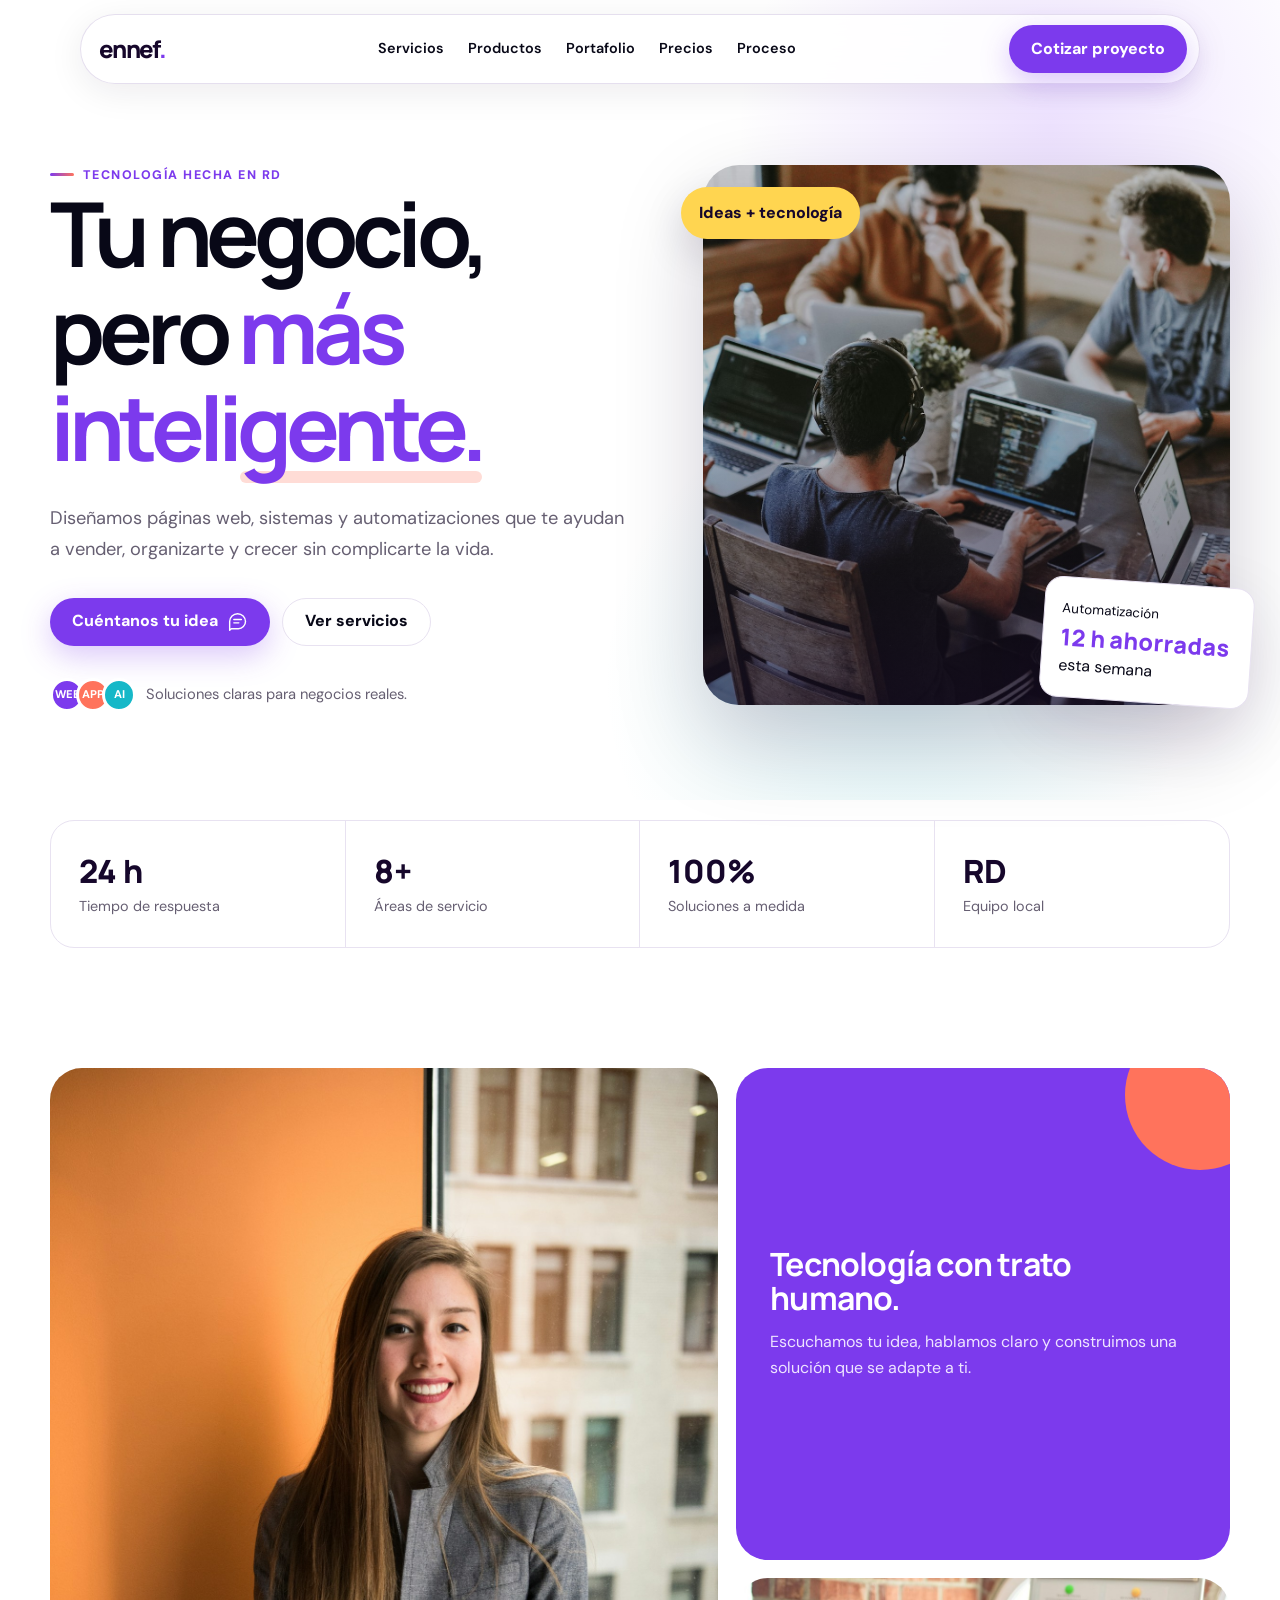
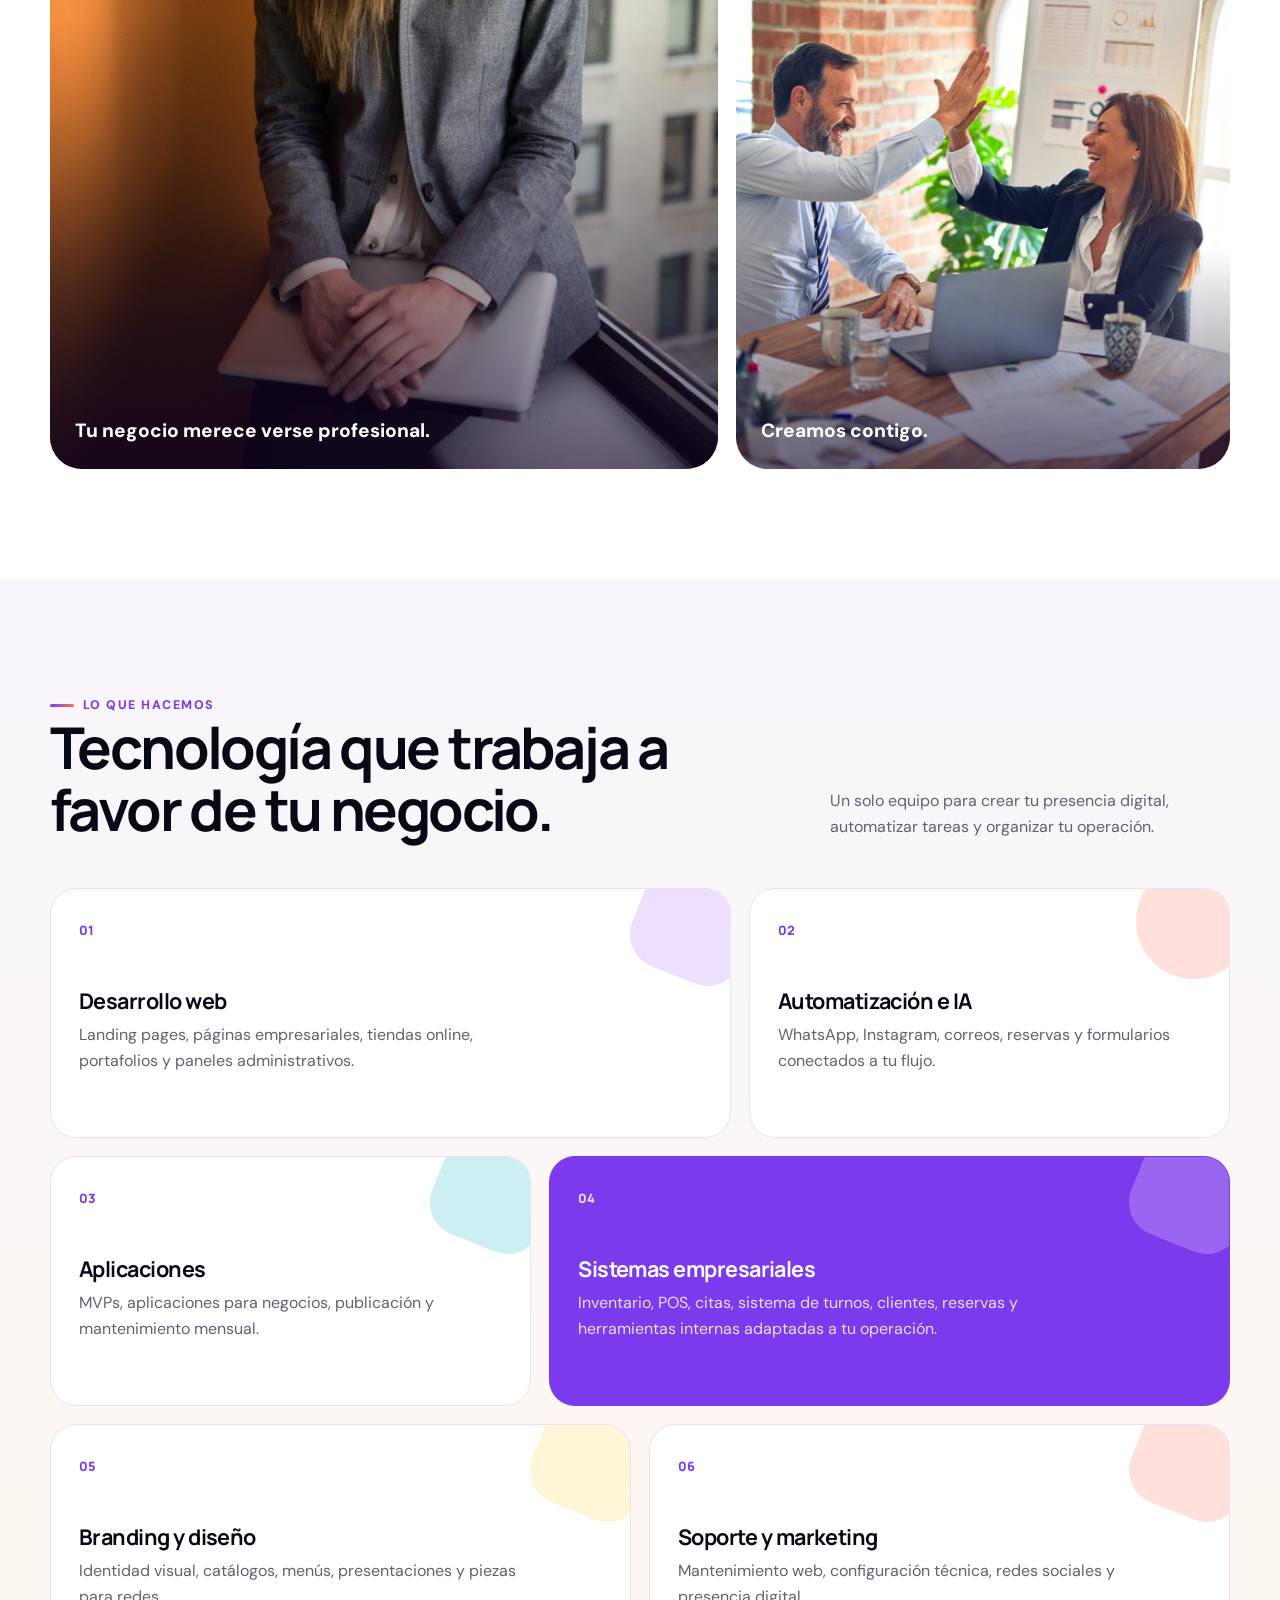
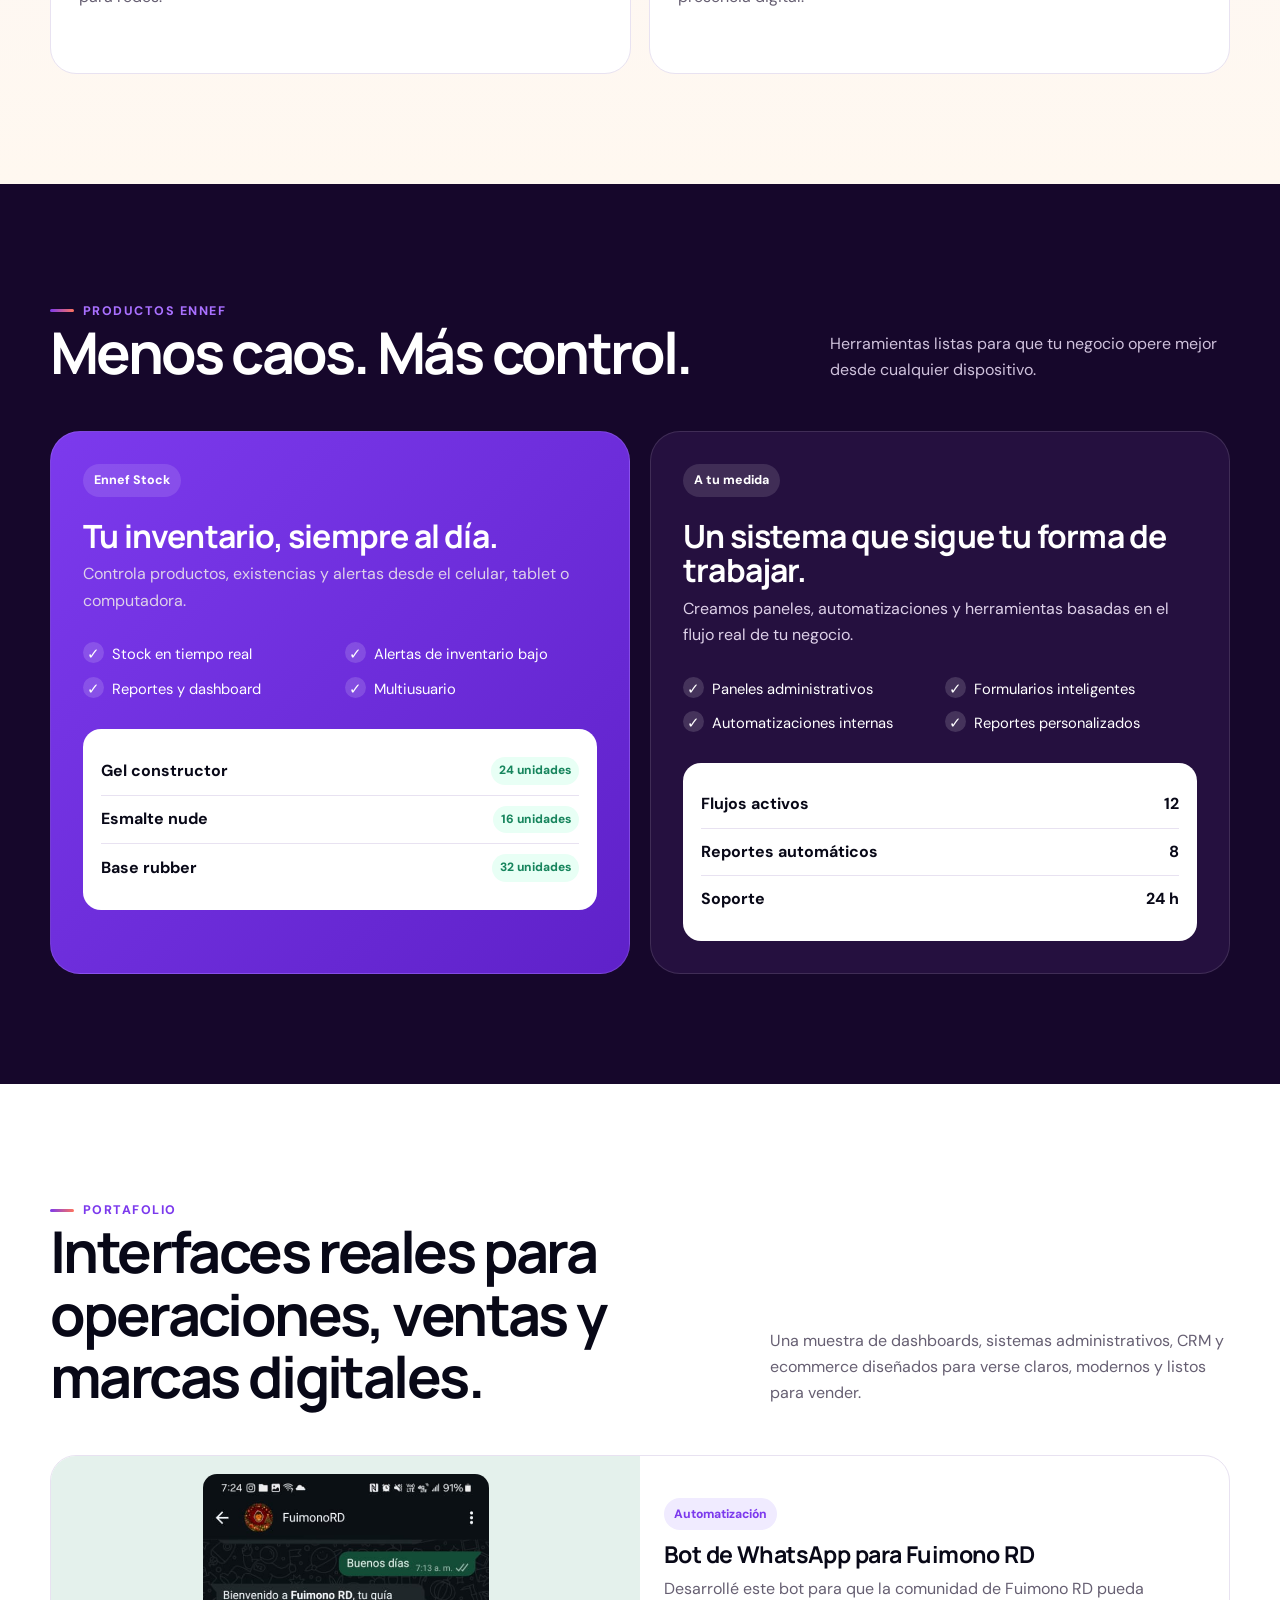
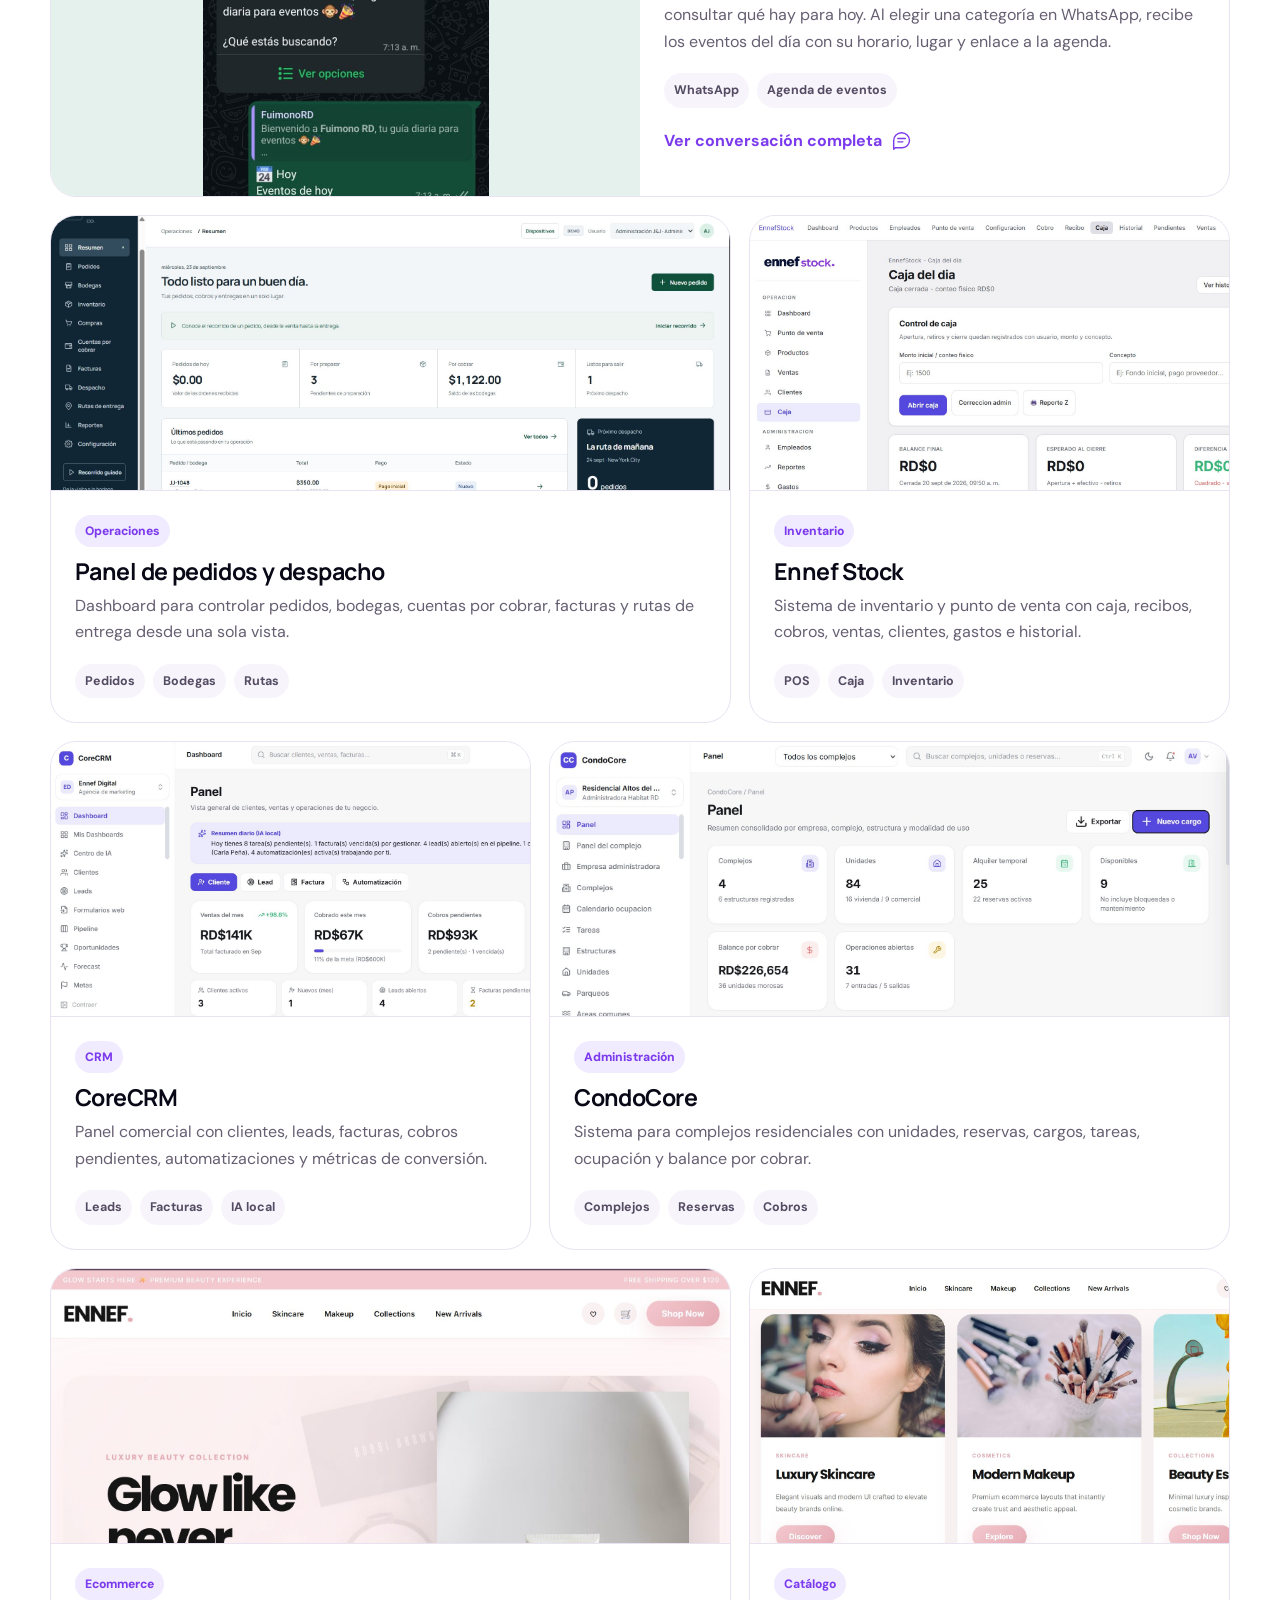
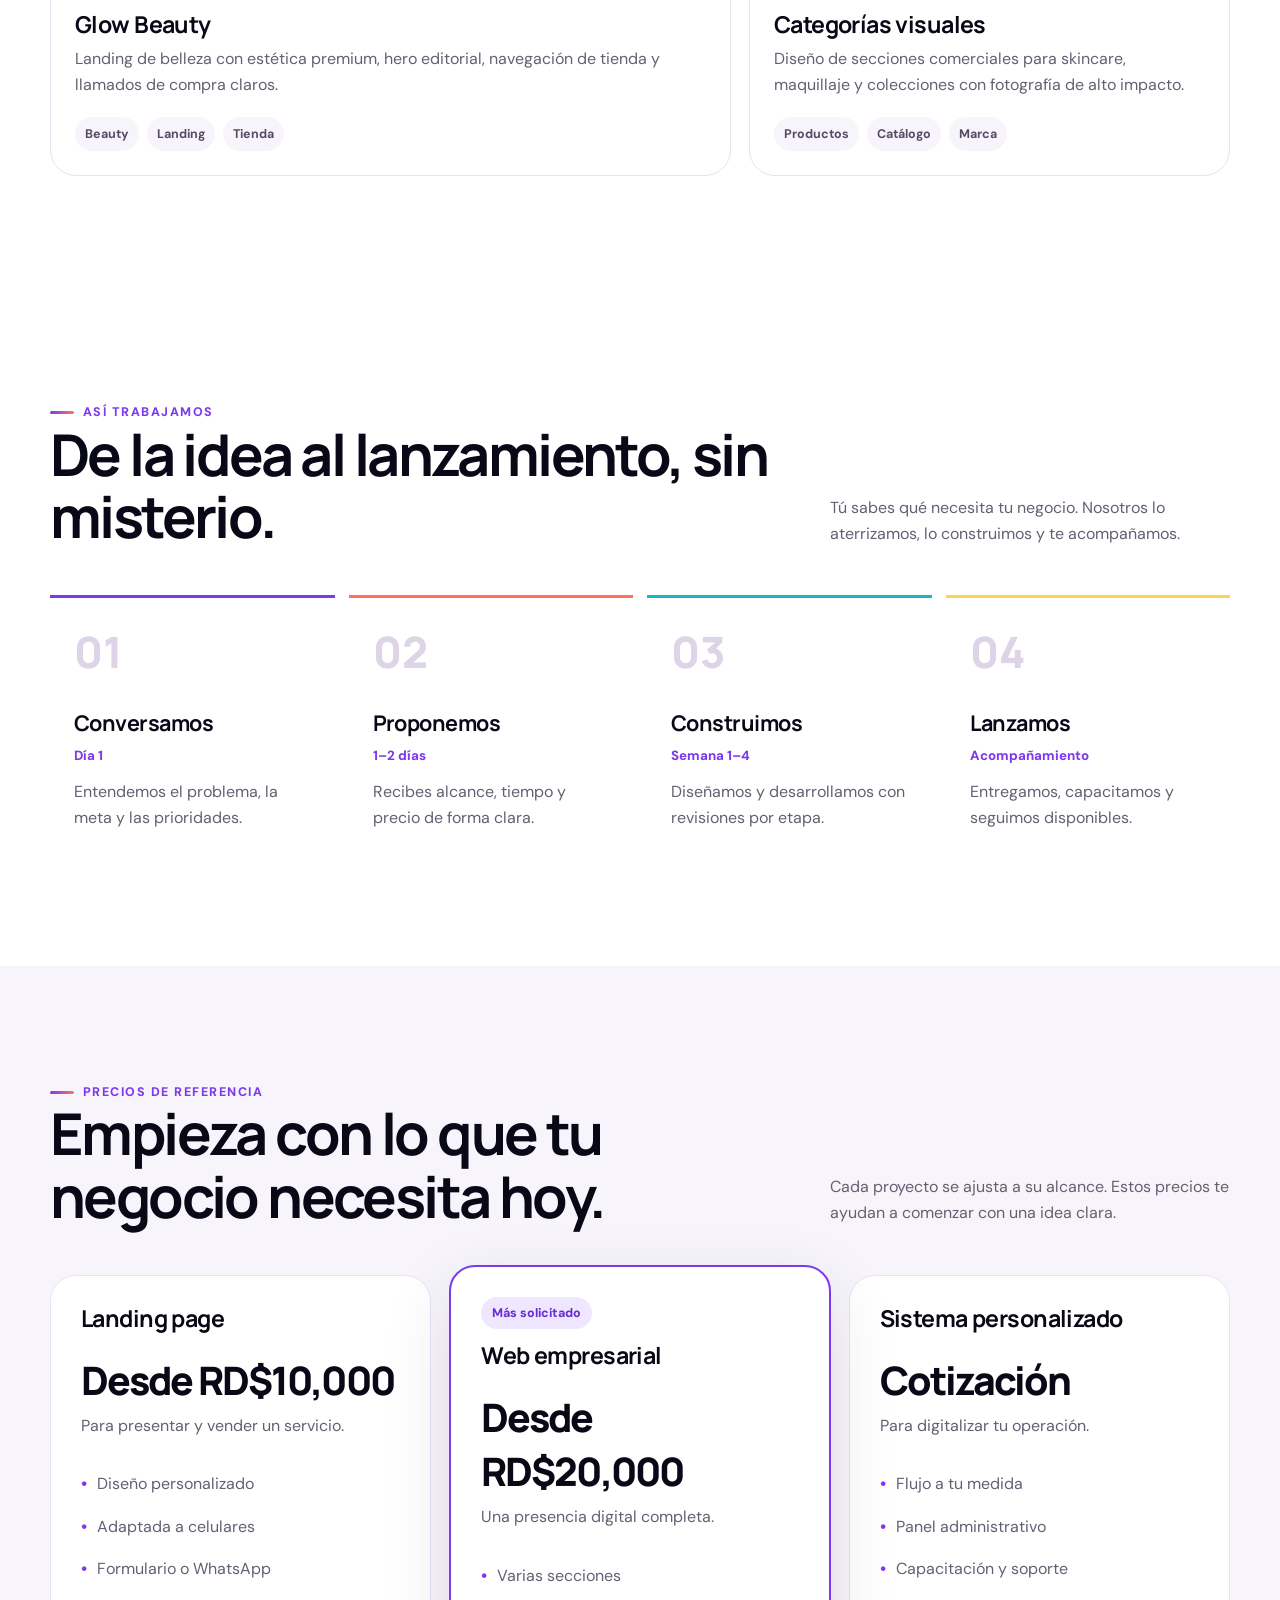
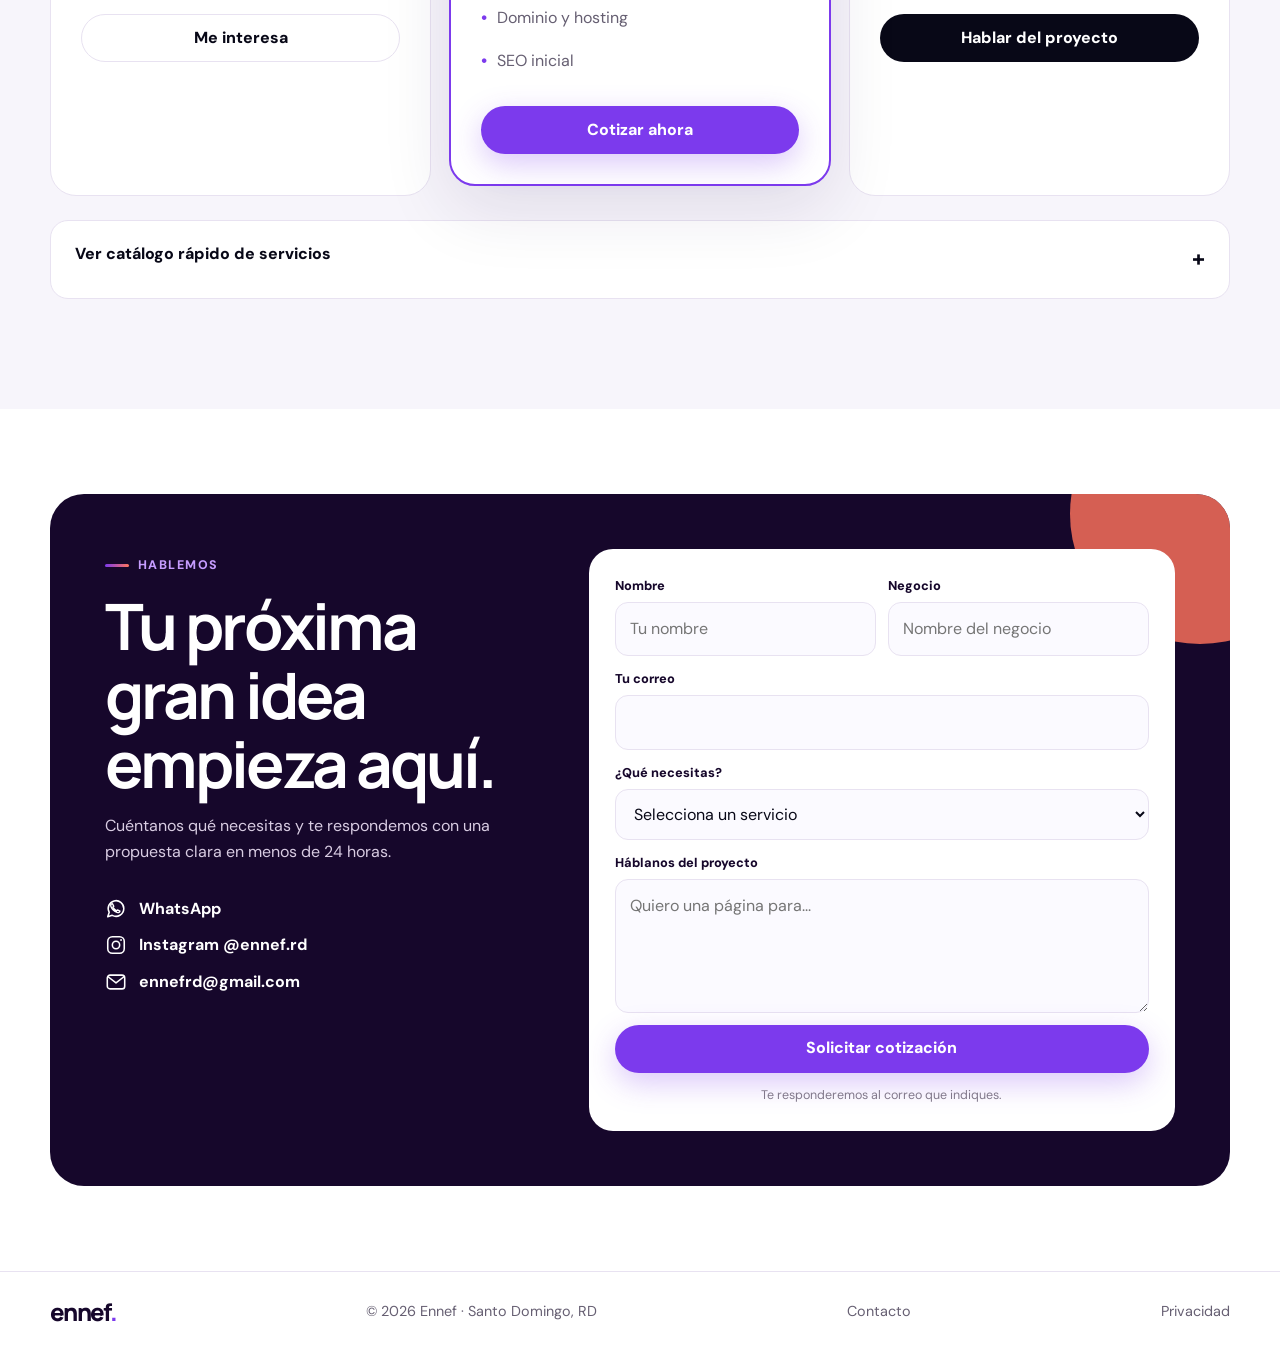
<file: index.html>
<!doctype html>
<html lang="es">
<head>
  <meta charset="utf-8">
  <meta name="viewport" content="width=device-width,initial-scale=1">
  <meta name="theme-color" content="#ffffff">
  <meta name="description" content="Ennef crea páginas web, sistemas y automatizaciones para negocios en República Dominicana.">
  <title>Ennef — Tecnología para hacer crecer tu negocio</title>
  <meta property="og:title" content="Ennef — Tecnología para hacer crecer tu negocio">
  <meta property="og:description" content="Páginas web, sistemas y automatizaciones para negocios en República Dominicana.">
  <meta property="og:image" content="https://ennefrd.com/ennef-thumbnail-web.jpg">
  <meta property="og:url" content="https://ennefrd.com/">
  <meta name="twitter:card" content="summary_large_image">
  <meta name="twitter:title" content="Ennef — Tecnología para hacer crecer tu negocio">
  <meta name="twitter:description" content="Páginas web, sistemas y automatizaciones para negocios en República Dominicana.">
  <meta name="twitter:image" content="https://ennefrd.com/ennef-thumbnail-web.jpg">
  <!-- Google tag (gtag.js) -->
  <script async src="https://www.googletagmanager.com/gtag/js?id=G-Z92DLK2X8Y"></script>
  <script>
    window.dataLayer = window.dataLayer || [];
    function gtag(){dataLayer.push(arguments);}
    gtag('js', new Date());
    gtag('config', 'G-Z92DLK2X8Y');
  </script>
  <!-- Google AdSense -->
  <script async src="https://pagead2.googlesyndication.com/pagead/js/adsbygoogle.js?client=ca-pub-1728765769727631" crossorigin="anonymous"></script>
  <link rel="preconnect" href="https://fonts.googleapis.com">
  <link rel="preconnect" href="https://fonts.gstatic.com" crossorigin>
  <link href="https://fonts.googleapis.com/css2?family=DM+Sans:wght@400;500;600;700&family=Manrope:wght@600;700;800&display=swap" rel="stylesheet">
  <link rel="icon" type="image/png" href="favicon.png">
  <style>
    :root{--ink:#080817;--purple:#7c3aed;--deep:#16072b;--lilac:#a970ff;--cyan:#16b8c8;--coral:#ff735c;--paper:#fff;--soft:#f7f5fb;--line:#e8e2f1;--muted:#665f72;--radius:26px;--shadow:0 22px 70px rgba(40,19,71,.11)}
    *{box-sizing:border-box}html{scroll-behavior:smooth}body{margin:0;background:var(--paper);color:var(--ink);font:400 16px/1.65 "DM Sans",sans-serif;overflow-x:hidden}a{color:inherit;text-decoration:none}button,input,select,textarea{font:inherit}.wrap{width:min(1180px,calc(100% - 40px));margin:auto}.eyebrow{display:inline-flex;align-items:center;gap:9px;font-size:.78rem;font-weight:800;letter-spacing:.12em;text-transform:uppercase;color:var(--purple)}.eyebrow:before{content:"";width:24px;height:3px;border-radius:9px;background:linear-gradient(90deg,var(--purple),var(--coral))}h1,h2,h3{font-family:Manrope,sans-serif;line-height:1.08;margin:0}h1{font-size:clamp(3rem,7vw,6.35rem);letter-spacing:-.065em}h2{font-size:clamp(2rem,4.5vw,4rem);letter-spacing:-.045em}h3{font-size:1.35rem;letter-spacing:-.025em}p{margin:0;color:var(--muted)}
    .nav{position:fixed;top:14px;left:50%;transform:translateX(-50%);z-index:20;width:min(1120px,calc(100% - 28px));display:flex;align-items:center;justify-content:space-between;padding:10px 12px 10px 18px;background:rgba(255,255,255,.88);border:1px solid rgba(223,215,234,.8);border-radius:999px;backdrop-filter:blur(18px);box-shadow:0 8px 35px rgba(22,7,43,.08)}.brand{font:800 1.5rem/1 Manrope;color:var(--deep);letter-spacing:-.07em}.brand span{color:var(--purple)}.navlinks{display:flex;gap:24px;font-size:.9rem;font-weight:600}.navlinks a:hover{color:var(--purple)}.btn{display:inline-flex;align-items:center;justify-content:center;gap:10px;min-height:48px;padding:0 22px;border:0;border-radius:999px;font-weight:800;cursor:pointer;transition:.25s ease}.btn:hover{transform:translateY(-2px)}.btn-primary{color:white;background:var(--purple);box-shadow:0 10px 30px rgba(124,58,237,.28)}.btn-dark{color:white;background:var(--ink)}.btn-light{background:white;border:1px solid var(--line)}
    .hero{position:relative;min-height:800px;padding:150px 0 80px;display:flex;align-items:center}.hero:before{content:"";position:absolute;inset:0;background:radial-gradient(circle at 82% 16%,rgba(169,112,255,.2),transparent 25%),radial-gradient(circle at 70% 85%,rgba(22,184,200,.13),transparent 26%);pointer-events:none}.hero-grid{position:relative;display:grid;grid-template-columns:1.05fr .95fr;gap:70px;align-items:center}.hero-copy p{max-width:650px;font-size:1.14rem;margin:28px 0 34px}.hero-copy h1 em{position:relative;font-style:normal;color:var(--purple)}.hero-copy h1 em:after{content:"";position:absolute;height:12px;left:1%;right:0;bottom:5px;background:var(--coral);opacity:.25;z-index:-1;border-radius:20px}.actions{display:flex;gap:12px;flex-wrap:wrap}.trust{display:flex;align-items:center;gap:18px;margin-top:32px;font-size:.92rem;color:var(--muted)}.avatars{display:flex}.avatar{width:34px;height:34px;margin-right:-8px;border:3px solid white;border-radius:50%;display:grid;place-items:center;color:white;font-size:.7rem;font-weight:800}.avatar:nth-child(1){background:var(--purple)}.avatar:nth-child(2){background:var(--coral)}.avatar:nth-child(3){background:var(--cyan)}
    .visual{position:relative;min-height:540px}.orb{position:absolute;border-radius:50%}.orb.one{width:160px;height:160px;right:0;top:8px;background:var(--coral)}.orb.two{width:90px;height:90px;left:5%;bottom:35px;background:var(--cyan)}.dash{position:absolute;inset:50px 15px 30px 40px;padding:24px;background:var(--deep);border-radius:34px;box-shadow:0 35px 90px rgba(22,7,43,.27);transform:rotate(-2deg)}.dash-top{display:flex;justify-content:space-between;align-items:center;color:white}.dots{display:flex;gap:6px}.dots i{width:7px;height:7px;border-radius:50%;background:var(--lilac)}.dash-main{display:grid;grid-template-columns:1.25fr .75fr;gap:14px;margin-top:25px}.panel{background:white;border-radius:20px;padding:18px}.panel small{color:#857c90;font-weight:700}.panel strong{display:block;margin-top:10px;font:800 2rem Manrope}.chart{height:145px;margin-top:16px;display:flex;align-items:flex-end;gap:9px}.chart i{flex:1;border-radius:8px 8px 3px 3px;background:linear-gradient(180deg,var(--lilac),var(--purple))}.chart i:nth-child(1){height:38%}.chart i:nth-child(2){height:64%}.chart i:nth-child(3){height:48%}.chart i:nth-child(4){height:84%}.chart i:nth-child(5){height:69%;background:var(--coral)}.mini{display:flex;flex-direction:column;gap:14px}.mini .panel{flex:1}.status{width:10px;height:10px;border-radius:50%;background:#29c98c;display:inline-block;margin-right:6px}.float-card{position:absolute;right:-22px;bottom:2px;width:210px;padding:17px;background:white;border:1px solid var(--line);border-radius:18px;box-shadow:var(--shadow);transform:rotate(4deg)}.float-card b{display:block;font:800 1.45rem Manrope;color:var(--purple)}
    .stats{padding:20px 0 100px}.stats-grid{display:grid;grid-template-columns:repeat(4,1fr);border:1px solid var(--line);border-radius:24px;overflow:hidden}.stat{padding:28px;border-right:1px solid var(--line)}.stat:last-child{border:0}.stat b{display:block;font:800 2rem Manrope;color:var(--deep)}.stat span{font-size:.9rem;color:var(--muted)}section{padding:110px 0}.head{display:flex;justify-content:space-between;align-items:end;gap:40px;margin-bottom:48px}.head h2{max-width:720px}.head p{max-width:400px}
    .services{background:var(--soft)}.service-grid{display:grid;grid-template-columns:repeat(12,1fr);gap:18px}.card{position:relative;min-height:250px;padding:28px;background:white;border:1px solid var(--line);border-radius:var(--radius);overflow:hidden;transition:.25s}.card:hover{transform:translateY(-5px);box-shadow:var(--shadow)}.card:nth-child(1),.card:nth-child(4){grid-column:span 7}.card:nth-child(2),.card:nth-child(3){grid-column:span 5}.card:nth-child(5),.card:nth-child(6){grid-column:span 6}.num{font:800 .8rem Manrope;color:var(--purple)}.card h3{margin:45px 0 10px}.card p{max-width:440px}.shape{position:absolute;right:-22px;top:-25px;width:115px;height:115px;border-radius:34px;background:var(--lilac);transform:rotate(22deg);opacity:.22}.card:nth-child(2) .shape{background:var(--coral);border-radius:50%}.card:nth-child(3) .shape{background:var(--cyan)}.card:nth-child(4){color:white;background:var(--purple);border-color:var(--purple)}.card:nth-child(4) p,.card:nth-child(4) .num{color:#eadfff}.card:nth-child(4) .shape{background:white}.card:nth-child(5) .shape{background:#ffd550}.card:nth-child(6) .shape{background:var(--coral)}
    .products{background:var(--deep);color:white}.products .eyebrow{color:var(--lilac)}.products .head p{color:#cfc2dc}.product-grid{display:grid;grid-template-columns:1fr 1fr;gap:20px}.product{padding:32px;border-radius:30px;background:#25103f;border:1px solid rgba(255,255,255,.12)}.product.featured{background:linear-gradient(135deg,var(--purple),#5f21c9)}.tag{display:inline-flex;padding:6px 11px;border-radius:999px;background:rgba(255,255,255,.12);font-size:.78rem;font-weight:800}.product h3{font-size:2rem;margin:22px 0 8px}.product p{color:#ded1e9}.checks{display:grid;grid-template-columns:1fr 1fr;gap:10px;margin-top:28px}.check{font-size:.92rem;color:white}.check:before{content:"✓";display:inline-grid;place-items:center;width:21px;height:21px;margin-right:8px;border-radius:50%;background:rgba(255,255,255,.15)}.mock{margin-top:28px;padding:18px;border-radius:18px;background:white;color:var(--ink)}.mock-row{display:flex;justify-content:space-between;align-items:center;padding:10px 0;border-bottom:1px solid var(--line)}.mock-row:last-child{border:0}.pill{padding:4px 8px;border-radius:99px;background:#e8fff5;color:#17855d;font-size:.75rem;font-weight:800}
    .portfolio{background:#fff}.portfolio .head p{max-width:460px}.portfolio-grid{display:grid;grid-template-columns:repeat(12,1fr);gap:18px}.work{grid-column:span 6;display:flex;flex-direction:column;min-height:430px;border:1px solid var(--line);border-radius:26px;background:white;overflow:hidden;transition:.25s ease}.work:hover{transform:translateY(-5px);box-shadow:var(--shadow)}.work.wide{grid-column:span 7}.work.tall{grid-column:span 5}.work-shot{height:275px;background:#f5f2fb;border-bottom:1px solid var(--line);overflow:hidden}.work-shot img{width:100%;height:100%;object-fit:cover;object-position:top left;display:block;transition:transform .5s ease}.work:hover .work-shot img{transform:scale(1.025)}.work-body{padding:24px}.work-kind{display:inline-flex;margin-bottom:12px;padding:6px 10px;border-radius:999px;background:#f0ebff;color:var(--purple);font-size:.76rem;font-weight:800}.work h3{font-size:1.45rem;margin-bottom:9px}.work p{max-width:62ch}.work-points{display:flex;gap:8px;flex-wrap:wrap;margin-top:18px}.work-points span{padding:7px 10px;border-radius:999px;background:var(--soft);color:#554b63;font-size:.78rem;font-weight:700}
    .process-grid{display:grid;grid-template-columns:repeat(4,1fr);gap:14px}.step{padding:24px;border-top:3px solid var(--line)}.step:first-child{border-color:var(--purple)}.step:nth-child(2){border-color:var(--coral)}.step:nth-child(3){border-color:var(--cyan)}.step:nth-child(4){border-color:#ffd550}.step b{font:800 2.7rem Manrope;color:#ddd4e8}.step h3{margin:30px 0 10px}.step small{display:block;margin-bottom:12px;color:var(--purple);font-weight:800}
    .pricing{background:var(--soft)}.price-grid{display:grid;grid-template-columns:repeat(3,1fr);gap:18px}.price{padding:30px;background:white;border:1px solid var(--line);border-radius:26px}.price.pop{border:2px solid var(--purple);transform:translateY(-10px);box-shadow:var(--shadow)}.price h3{font-size:1.45rem}.amount{margin:22px 0 6px;font:800 2.45rem Manrope;letter-spacing:-.05em}.price ul{list-style:none;padding:0;margin:24px 0}.price li{padding:8px 0;color:var(--muted)}.price li:before{content:"•";color:var(--purple);font-weight:900;margin-right:10px}.price .btn{width:100%}.catalog{margin-top:24px}.catalog summary{cursor:pointer;list-style:none;padding:20px 24px;background:white;border:1px solid var(--line);border-radius:18px;font-weight:800;display:flex;justify-content:space-between}.catalog summary:after{content:"+";font-size:1.4rem}.catalog[open] summary:after{content:"−"}.catalog-body{display:grid;grid-template-columns:repeat(3,1fr);gap:14px;padding-top:14px}.cat{padding:22px;border:1px solid var(--line);border-radius:18px;background:white}.cat h3{margin-bottom:13px}.cat div{display:flex;justify-content:space-between;gap:12px;padding:8px 0;border-bottom:1px solid var(--line);font-size:.9rem}.cat div:last-child{border:0}.cat b{white-space:nowrap;color:var(--purple)}
    .contact{padding:85px 0;background:white}.contact-box{position:relative;display:grid;grid-template-columns:.85fr 1.15fr;gap:50px;padding:55px;border-radius:34px;color:white;background:var(--deep);overflow:hidden}.contact-box:after{content:"";position:absolute;width:260px;height:260px;border-radius:50%;background:var(--coral);right:-100px;top:-110px;opacity:.82}.contact-copy{position:relative;z-index:1}.contact-copy h2{font-size:clamp(2.4rem,5vw,4.6rem);margin:15px 0}.contact-copy p{color:#d8cce2}.links{margin-top:30px;display:grid;gap:10px}.links a{font-weight:700}.form{position:relative;z-index:1;display:grid;grid-template-columns:1fr 1fr;gap:12px;padding:26px;border-radius:24px;background:white}.field{display:grid;gap:6px}.field.full{grid-column:1/-1}.field label{font-size:.8rem;font-weight:800;color:var(--deep)}.field input,.field select,.field textarea{width:100%;border:1px solid var(--line);border-radius:13px;padding:13px 14px;background:#fbfaff;color:var(--ink);outline:none}.field input:focus,.field select:focus,.field textarea:focus{border-color:var(--purple);box-shadow:0 0 0 3px rgba(124,58,237,.12)}.form .btn{grid-column:1/-1}.note{grid-column:1/-1;color:#81788b;font-size:.78rem;text-align:center}footer{padding:28px 0;border-top:1px solid var(--line)}.footer{display:flex;justify-content:space-between;align-items:center;color:var(--muted);font-size:.9rem}.mobile-toggle{display:none;background:none;border:0;font-size:1.5rem}
    @media(max-width:900px){.navlinks{display:none}.mobile-toggle{display:block}.nav .btn{display:none}.hero{padding-top:125px;min-height:auto}.hero-grid,.contact-box{grid-template-columns:1fr}.hero-grid{gap:25px}.visual{min-height:470px}.stats-grid{grid-template-columns:1fr 1fr}.stat:nth-child(2){border-right:0}.stat:nth-child(-n+2){border-bottom:1px solid var(--line)}.service-grid{grid-template-columns:1fr}.card:nth-child(n){grid-column:auto}.product-grid,.price-grid{grid-template-columns:1fr}.price.pop{transform:none}.process-grid{grid-template-columns:1fr 1fr}.catalog-body{grid-template-columns:1fr}.contact-box{padding:35px}.head{align-items:start;flex-direction:column}.portfolio-grid{grid-template-columns:1fr}.work,.work.wide,.work.tall{grid-column:auto}.work-shot{height:250px}}
    .hero-photo{position:absolute;inset:0;width:100%;height:100%;object-fit:cover;object-position:center;border-radius:36px;box-shadow:0 35px 90px rgba(22,7,43,.2)}.visual:after{content:"";position:absolute;inset:0;border-radius:36px;background:linear-gradient(180deg,transparent 45%,rgba(22,7,43,.5));pointer-events:none}.photo-badge{position:absolute;z-index:3;top:22px;left:-22px;padding:13px 18px;border-radius:999px;background:#ffd550;color:var(--deep);font-weight:800;box-shadow:0 15px 40px rgba(22,7,43,.14)}.visual .float-card{z-index:3}.people{padding:20px 0 110px}.people-grid{display:grid;grid-template-columns:1.15fr .85fr;gap:18px;min-height:580px}.people-photo{position:relative;overflow:hidden;border-radius:32px}.people-photo img{width:100%;height:100%;object-fit:cover;display:block;transition:transform .5s ease}.people-photo:hover img{transform:scale(1.025)}.people-photo:after{content:"";position:absolute;inset:0;background:linear-gradient(180deg,transparent 55%,rgba(22,7,43,.6))}.people-photo span{position:absolute;z-index:2;left:25px;bottom:22px;color:white;font-weight:800;font-size:1.2rem}.people-side{display:grid;grid-template-rows:1fr 1fr;gap:18px}.people-copy{display:flex;flex-direction:column;justify-content:center;padding:34px;border-radius:32px;background:var(--purple);color:white;overflow:hidden;position:relative}.people-copy:after{content:"";position:absolute;width:150px;height:150px;border-radius:50%;right:-45px;top:-48px;background:var(--coral)}.people-copy h3{position:relative;z-index:1;font-size:2rem;margin-bottom:13px}.people-copy p{position:relative;z-index:1;color:#eee4ff}.people-side .people-photo{min-height:260px}.services{background:linear-gradient(180deg,#f8f6fc 0%,#fff8f0 100%)}
    @media(max-width:900px){.people-grid{grid-template-columns:1fr;min-height:auto}.people-photo{min-height:450px}.people-side{grid-template-columns:1fr 1fr;grid-template-rows:auto}.photo-badge{left:18px}.visual .float-card{right:-5px}}
    @media(max-width:600px){.wrap{width:min(100% - 26px,1180px)}section{padding:78px 0}h1{font-size:3.25rem}.hero-copy p{font-size:1rem}.visual{min-height:390px}.float-card{right:-5px;width:175px}.stats{padding-bottom:55px}.stats-grid{grid-template-columns:1fr}.stat{border-right:0;border-bottom:1px solid var(--line)!important}.stat:last-child{border-bottom:0!important}.product-grid,.process-grid{grid-template-columns:1fr}.checks{grid-template-columns:1fr}.contact-box{padding:28px 20px}.form{grid-template-columns:1fr;padding:18px}.field{grid-column:1/-1}.footer{flex-direction:column;gap:8px}.head{margin-bottom:34px}.people{padding-bottom:78px}.people-grid,.people-side{display:grid;grid-template-columns:1fr}.people-photo{min-height:370px}.people-side .people-photo{min-height:300px}.people-copy{min-height:260px}.photo-badge{top:16px;left:14px}.work{min-height:auto}.work-shot{height:210px}}
      .work.fuimono{grid-column:1/-1;display:grid;grid-template-columns:minmax(0,1fr) minmax(0,1fr);align-items:center;min-height:0}
    .fuimono-preview{display:flex;justify-content:center;height:340px;overflow:hidden;background:#e4f1ec;padding:18px 16px 0}
    .fuimono-preview img{display:block;width:min(100%,286px);height:auto;align-self:flex-start;border-radius:14px 14px 0 0}
    .fuimono-link{display:inline-flex;align-items:center;gap:10px;margin-top:20px;color:var(--purple);font-weight:700}
    @media(max-width:700px){.work.fuimono{grid-template-columns:1fr}.fuimono-preview{height:250px}}
      .contact .links a{display:inline-flex;align-items:center;gap:12px;width:fit-content}.contact .links svg{width:22px;height:22px;flex:0 0 22px}
  </style>
</head>
<body>
  <header class="nav">
    <a class="brand" href="#inicio" aria-label="Ennef, inicio">ennef<span>.</span></a>
    <nav class="navlinks" aria-label="Navegación principal"><a href="#servicios">Servicios</a><a href="#productos">Productos</a><a href="#portafolio">Portafolio</a><a href="#precios">Precios</a><a href="#proceso">Proceso</a></nav>
    <a class="btn btn-primary" href="#contacto">Cotizar proyecto</a>
    <button class="mobile-toggle" aria-label="Abrir menú" onclick="document.querySelector('.navlinks').style.display=document.querySelector('.navlinks').style.display==='flex'?'none':'flex'">☰</button>
  </header>

  <main>
    <section class="hero" id="inicio">
      <div class="wrap hero-grid">
        <div class="hero-copy">
          <span class="eyebrow">Tecnología hecha en RD</span>
          <h1>Tu negocio, pero <em>más inteligente.</em></h1>
          <p>Diseñamos páginas web, sistemas y automatizaciones que te ayudan a vender, organizarte y crecer sin complicarte la vida.</p>
          <div class="actions"><a class="btn btn-primary" href="#contacto">Cuéntanos tu idea <svg width="20" height="20" viewBox="0 0 24 24" fill="none" stroke="currentColor" stroke-width="1.7" stroke-linecap="round" stroke-linejoin="round" aria-hidden="true"><path d="M21 11.5a8.5 8.5 0 0 1-8.5 8.5H4l-2 2V11.5a9.5 9.5 0 0 1 19 0Z"/><path d="M7 9h9M7 13h6"/></svg></a><a class="btn btn-light" href="#servicios">Ver servicios</a></div>
          <div class="trust"><div class="avatars"><span class="avatar">WEB</span><span class="avatar">APP</span><span class="avatar">AI</span></div><span>Soluciones claras para negocios reales.</span></div>
        </div>
        <div class="visual" aria-label="Equipo creativo trabajando en conjunto">
          <img class="hero-photo" src="assets/equipo-hero.jpg" alt="Equipo joven colaborando alrededor de una laptop">
          <span class="photo-badge">Ideas + tecnología</span>
          <div class="float-card"><small>Automatización</small><b>12 h ahorradas</b><span>esta semana</span></div>
        </div>
      </div>
    </section>

    <div class="stats"><div class="wrap stats-grid"><div class="stat"><b>24 h</b><span>Tiempo de respuesta</span></div><div class="stat"><b>8+</b><span>Áreas de servicio</span></div><div class="stat"><b>100%</b><span>Soluciones a medida</span></div><div class="stat"><b>RD</b><span>Equipo local</span></div></div></div>

    <div class="people"><div class="wrap people-grid">
      <div class="people-photo"><img src="assets/emprendedora.jpg" alt="Emprendedora trabajando desde una oficina luminosa" loading="lazy"><span>Tu negocio merece verse profesional.</span></div>
      <div class="people-side"><div class="people-copy"><h3>Tecnología con trato humano.</h3><p>Escuchamos tu idea, hablamos claro y construimos una solución que se adapte a ti.</p></div><div class="people-photo"><img src="assets/equipo-reunion.jpg" alt="Equipo diverso colaborando en una reunión de trabajo" loading="lazy"><span>Creamos contigo.</span></div></div>
    </div></div>

    <section class="services" id="servicios"><div class="wrap">
      <div class="head"><div><span class="eyebrow">Lo que hacemos</span><h2>Tecnología que trabaja a favor de tu negocio.</h2></div><p>Un solo equipo para crear tu presencia digital, automatizar tareas y organizar tu operación.</p></div>
      <div class="service-grid">
        <article class="card"><span class="shape"></span><span class="num">01</span><h3>Desarrollo web</h3><p>Landing pages, páginas empresariales, tiendas online, portafolios y paneles administrativos.</p></article>
        <article class="card"><span class="shape"></span><span class="num">02</span><h3>Automatización e IA</h3><p>WhatsApp, Instagram, correos, reservas y formularios conectados a tu flujo.</p></article>
        <article class="card"><span class="shape"></span><span class="num">03</span><h3>Aplicaciones</h3><p>MVPs, aplicaciones para negocios, publicación y mantenimiento mensual.</p></article>
        <article class="card"><span class="shape"></span><span class="num">04</span><h3>Sistemas empresariales</h3><p>Inventario, POS, citas, sistema de turnos, clientes, reservas y herramientas internas adaptadas a tu operación.</p></article>
        <article class="card"><span class="shape"></span><span class="num">05</span><h3>Branding y diseño</h3><p>Identidad visual, catálogos, menús, presentaciones y piezas para redes.</p></article>
        <article class="card"><span class="shape"></span><span class="num">06</span><h3>Soporte y marketing</h3><p>Mantenimiento web, configuración técnica, redes sociales y presencia digital.</p></article>
      </div>
    </div></section>

    <section class="products" id="productos"><div class="wrap">
      <div class="head"><div><span class="eyebrow">Productos Ennef</span><h2>Menos caos. Más control.</h2></div><p>Herramientas listas para que tu negocio opere mejor desde cualquier dispositivo.</p></div>
      <div class="product-grid">
        <article class="product featured"><span class="tag">Ennef Stock</span><h3>Tu inventario, siempre al día.</h3><p>Controla productos, existencias y alertas desde el celular, tablet o computadora.</p><div class="checks"><span class="check">Stock en tiempo real</span><span class="check">Alertas de inventario bajo</span><span class="check">Reportes y dashboard</span><span class="check">Multiusuario</span></div><div class="mock"><div class="mock-row"><b>Gel constructor</b><span class="pill">24 unidades</span></div><div class="mock-row"><b>Esmalte nude</b><span class="pill">16 unidades</span></div><div class="mock-row"><b>Base rubber</b><span class="pill">32 unidades</span></div></div></article>
        <article class="product"><span class="tag">A tu medida</span><h3>Un sistema que sigue tu forma de trabajar.</h3><p>Creamos paneles, automatizaciones y herramientas basadas en el flujo real de tu negocio.</p><div class="checks"><span class="check">Paneles administrativos</span><span class="check">Formularios inteligentes</span><span class="check">Automatizaciones internas</span><span class="check">Reportes personalizados</span></div><div class="mock"><div class="mock-row"><b>Flujos activos</b><strong>12</strong></div><div class="mock-row"><b>Reportes automáticos</b><strong>8</strong></div><div class="mock-row"><b>Soporte</b><strong>24 h</strong></div></div></article>
      </div>
    </div></section>

    <section class="portfolio" id="portafolio"><div class="wrap">
      <div class="head"><div><span class="eyebrow">Portafolio</span><h2>Interfaces reales para operaciones, ventas y marcas digitales.</h2></div><p>Una muestra de dashboards, sistemas administrativos, CRM y ecommerce diseñados para verse claros, modernos y listos para vender.</p></div>
      <div class="portfolio-grid">
        <article class="work fuimono">
          <a class="fuimono-preview" href="assets/portfolio/fuimono-whatsapp.png" aria-label="Ampliar la conversación con Fuimono RD"><img src="assets/portfolio/fuimono-whatsapp.png" alt="Conversación en WhatsApp para consultar las fiestas de hoy con Fuimono RD" loading="lazy"></a>
          <div class="work-body"><span class="work-kind">Automatización</span><h3>Bot de WhatsApp para Fuimono RD</h3><p>Desarrollé este bot para que la comunidad de Fuimono RD pueda consultar qué hay para hoy. Al elegir una categoría en WhatsApp, recibe los eventos del día con su horario, lugar y enlace a la agenda.</p><div class="work-points"><span>WhatsApp</span><span>Agenda de eventos</span></div><a class="fuimono-link" href="assets/portfolio/fuimono-whatsapp.png">Ver conversación completa <svg width="20" height="20" viewBox="0 0 24 24" fill="none" stroke="currentColor" stroke-width="1.7" stroke-linecap="round" stroke-linejoin="round" aria-hidden="true"><path d="M21 11.5a8.5 8.5 0 0 1-8.5 8.5H4l-2 2V11.5a9.5 9.5 0 0 1 19 0Z"/><path d="M7 9h9M7 13h6"/></svg></a></div>
        </article>
        <article class="work wide">
          <div class="work-shot"><img src="assets/portfolio/operaciones-dashboard.jpg" alt="Dashboard de operaciones con pedidos, cobros y rutas de despacho" loading="lazy"></div>
          <div class="work-body"><span class="work-kind">Operaciones</span><h3>Panel de pedidos y despacho</h3><p>Dashboard para controlar pedidos, bodegas, cuentas por cobrar, facturas y rutas de entrega desde una sola vista.</p><div class="work-points"><span>Pedidos</span><span>Bodegas</span><span>Rutas</span></div></div>
        </article>
        <article class="work tall">
          <div class="work-shot"><img src="assets/portfolio/ennef-stock-caja.jpg" alt="Pantalla de caja del sistema Ennef Stock" loading="lazy"></div>
          <div class="work-body"><span class="work-kind">Inventario</span><h3>Ennef Stock</h3><p>Sistema de inventario y punto de venta con caja, recibos, cobros, ventas, clientes, gastos e historial.</p><div class="work-points"><span>POS</span><span>Caja</span><span>Inventario</span></div></div>
        </article>
        <article class="work tall">
          <div class="work-shot"><img src="assets/portfolio/corecrm-dashboard.jpg" alt="Dashboard de CoreCRM para clientes, ventas y automatizaciones" loading="lazy"></div>
          <div class="work-body"><span class="work-kind">CRM</span><h3>CoreCRM</h3><p>Panel comercial con clientes, leads, facturas, cobros pendientes, automatizaciones y métricas de conversión.</p><div class="work-points"><span>Leads</span><span>Facturas</span><span>IA local</span></div></div>
        </article>
        <article class="work wide">
          <div class="work-shot"><img src="assets/portfolio/condocore-panel.jpg" alt="Panel administrativo de CondoCore para complejos y unidades" loading="lazy"></div>
          <div class="work-body"><span class="work-kind">Administración</span><h3>CondoCore</h3><p>Sistema para complejos residenciales con unidades, reservas, cargos, tareas, ocupación y balance por cobrar.</p><div class="work-points"><span>Complejos</span><span>Reservas</span><span>Cobros</span></div></div>
        </article>
        <article class="work wide">
          <div class="work-shot"><img src="assets/portfolio/glow-hero.jpg" alt="Landing ecommerce beauty con estética premium rosada" loading="lazy"></div>
          <div class="work-body"><span class="work-kind">Ecommerce</span><h3>Glow Beauty</h3><p>Landing de belleza con estética premium, hero editorial, navegación de tienda y llamados de compra claros.</p><div class="work-points"><span>Beauty</span><span>Landing</span><span>Tienda</span></div></div>
        </article>
        <article class="work tall">
          <div class="work-shot"><img src="assets/portfolio/glow-categories.jpg" alt="Sección de categorías de una tienda de belleza" loading="lazy"></div>
          <div class="work-body"><span class="work-kind">Catálogo</span><h3>Categorías visuales</h3><p>Diseño de secciones comerciales para skincare, maquillaje y colecciones con fotografía de alto impacto.</p><div class="work-points"><span>Productos</span><span>Catálogo</span><span>Marca</span></div></div>
        </article>
      </div>
    </div></section>

    <section id="proceso"><div class="wrap">
      <div class="head"><div><span class="eyebrow">Así trabajamos</span><h2>De la idea al lanzamiento, sin misterio.</h2></div><p>Tú sabes qué necesita tu negocio. Nosotros lo aterrizamos, lo construimos y te acompañamos.</p></div>
      <div class="process-grid"><article class="step"><b>01</b><h3>Conversamos</h3><small>Día 1</small><p>Entendemos el problema, la meta y las prioridades.</p></article><article class="step"><b>02</b><h3>Proponemos</h3><small>1–2 días</small><p>Recibes alcance, tiempo y precio de forma clara.</p></article><article class="step"><b>03</b><h3>Construimos</h3><small>Semana 1–4</small><p>Diseñamos y desarrollamos con revisiones por etapa.</p></article><article class="step"><b>04</b><h3>Lanzamos</h3><small>Acompañamiento</small><p>Entregamos, capacitamos y seguimos disponibles.</p></article></div>
    </div></section>

    <section class="pricing" id="precios"><div class="wrap">
      <div class="head"><div><span class="eyebrow">Precios de referencia</span><h2>Empieza con lo que tu negocio necesita hoy.</h2></div><p>Cada proyecto se ajusta a su alcance. Estos precios te ayudan a comenzar con una idea clara.</p></div>
      <div class="price-grid"><article class="price"><h3>Landing page</h3><div class="amount">Desde RD$10,000</div><p>Para presentar y vender un servicio.</p><ul><li>Diseño personalizado</li><li>Adaptada a celulares</li><li>Formulario o WhatsApp</li></ul><a class="btn btn-light" href="#contacto">Me interesa</a></article><article class="price pop"><span class="tag" style="background:#eee7ff;color:#6b2dd1">Más solicitado</span><h3 style="margin-top:14px">Web empresarial</h3><div class="amount">Desde RD$20,000</div><p>Una presencia digital completa.</p><ul><li>Varias secciones</li><li>Dominio y hosting</li><li>SEO inicial</li></ul><a class="btn btn-primary" href="#contacto">Cotizar ahora</a></article><article class="price"><h3>Sistema personalizado</h3><div class="amount">Cotización</div><p>Para digitalizar tu operación.</p><ul><li>Flujo a tu medida</li><li>Panel administrativo</li><li>Capacitación y soporte</li></ul><a class="btn btn-dark" href="#contacto">Hablar del proyecto</a></article></div>
      <details class="catalog"><summary>Ver catálogo rápido de servicios</summary><div class="catalog-body"><div class="cat"><h3>Web</h3><div><span>Portafolio profesional</span><b>RD$12,000+</b></div><div><span>Tienda online</span><b>RD$35,000+</b></div><div><span>Panel administrativo</span><b>RD$20,000+</b></div></div><div class="cat"><h3>Automatización</h3><div><span>WhatsApp</span><b>RD$8,000+</b></div><div><span>Instagram</span><b>RD$7,000+</b></div><div><span>Reservas</span><b>RD$10,000+</b></div><div><span>Sistema de turnos</span><b>RD$9,000+</b></div></div><div class="cat"><h3>Diseño y soporte</h3><div><span>Identidad visual</span><b>RD$10,000</b></div><div><span>Catálogo digital</span><b>RD$6,000+</b></div><div><span>Mantenimiento web</span><b>RD$3,000/mes</b></div></div></div></details>
    </div></section>

    <section class="contact" id="contacto"><div class="wrap contact-box">
      <div class="contact-copy"><span class="eyebrow" style="color:#c69cff">Hablemos</span><h2>Tu próxima gran idea empieza aquí.</h2><p>Cuéntanos qué necesitas y te respondemos con una propuesta clara en menos de 24 horas.</p><div class="links"><a href="https://wa.me/18297471943" target="_blank" rel="noreferrer"><svg viewBox="0 0 24 24" aria-hidden="true" fill="none" stroke="currentColor" stroke-width="1.7" stroke-linecap="round" stroke-linejoin="round"><path d="M20.5 11.5a8.5 8.5 0 0 1-12.6 7.4L3 20.5l1.6-4.9a8.5 8.5 0 1 1 15.9-4.1Z"/><path d="m8 7 1.5 3-1 1c1 2 2.5 3.5 4.5 4.5l1-1 3 1.5c-.5 2-2 2-3.5 1.5-3.5-1.3-6.2-4-7.5-7.5C5.5 8 6 7 8 7Z" transform="translate(1 0) scale(.9)"/></svg><span>WhatsApp</span></a><a href="https://www.instagram.com/ennef.rd/" target="_blank" rel="noreferrer"><svg viewBox="0 0 24 24" aria-hidden="true" fill="none" stroke="currentColor" stroke-width="1.7"><rect x="3" y="3" width="18" height="18" rx="5"/><circle cx="12" cy="12" r="4"/><circle cx="17.5" cy="6.5" r="1" fill="currentColor" stroke="none"/></svg><span>Instagram @ennef.rd</span></a><a href="mailto:ennefrd@gmail.com"><svg viewBox="0 0 24 24" aria-hidden="true" fill="none" stroke="currentColor" stroke-width="1.7" stroke-linecap="round" stroke-linejoin="round"><rect x="2.5" y="4.5" width="19" height="15" rx="3"/><path d="m3 6 9 7 9-7"/></svg><span>ennefrd@gmail.com</span></a></div></div>
      <form class="form" onsubmit="sendQuote(event)"><div class="field"><label for="name">Nombre</label><input id="name" name="name" maxlength="100" required placeholder="Tu nombre"></div><div class="field"><label for="business">Negocio</label><input id="business" name="business" maxlength="160" placeholder="Nombre del negocio"></div><div class="field full"><label for="email">Tu correo</label><input id="email" name="email" type="email" maxlength="254" autocomplete="email" required></div><div class="field full"><label for="service">¿Qué necesitas?</label><select id="service" name="service" required><option value="">Selecciona un servicio</option><option>Página web</option><option>Sistema o aplicación</option><option>Automatización</option><option>Branding y diseño</option><option>Soporte tecnológico</option><option>Otro</option></select></div><div class="field full"><label for="message">Háblanos del proyecto</label><textarea id="message" name="message" maxlength="4000" rows="4" placeholder="Quiero una página para..."></textarea></div><button class="btn btn-primary" type="submit">Solicitar cotización</button><span class="note" role="status">Te responderemos al correo que indiques.</span></form>
    </div></section>
  </main>

  <footer><div class="wrap footer"><a class="brand" href="#inicio">ennef<span>.</span></a><span>© 2026 Ennef · Santo Domingo, RD</span><a href="mailto:ennefrd@gmail.com">Contacto</a><a href="privacidad.html">Privacidad</a></div></footer>
  <script>
    async function sendQuote(event) {
      event.preventDefault();
      const form = event.currentTarget;
      const button = form.querySelector('button[type="submit"]');
      const status = form.querySelector('[role="status"]');
      if (button.disabled) return;
      button.disabled = true;
      status.textContent = 'Enviando tu solicitud…';
      try {
        const response = await fetch('https://ennefrd-cotizaciones.vercel.app/api/quote', {
          method: 'POST',
          headers: { 'Content-Type': 'application/json' },
          body: JSON.stringify(Object.fromEntries(new FormData(form)))
        });
        if (!response.ok || !(await response.json()).sent) throw new Error();
        form.reset();
        status.textContent = 'Solicitud enviada. Te responderemos por correo.';
      } catch {
        status.textContent = 'No pudimos confirmar el envío. Conservamos tus datos para que puedas volver a intentarlo.';
      } finally {
        button.disabled = false;
      }
    }
  </script>
</body>
</html>
</file>
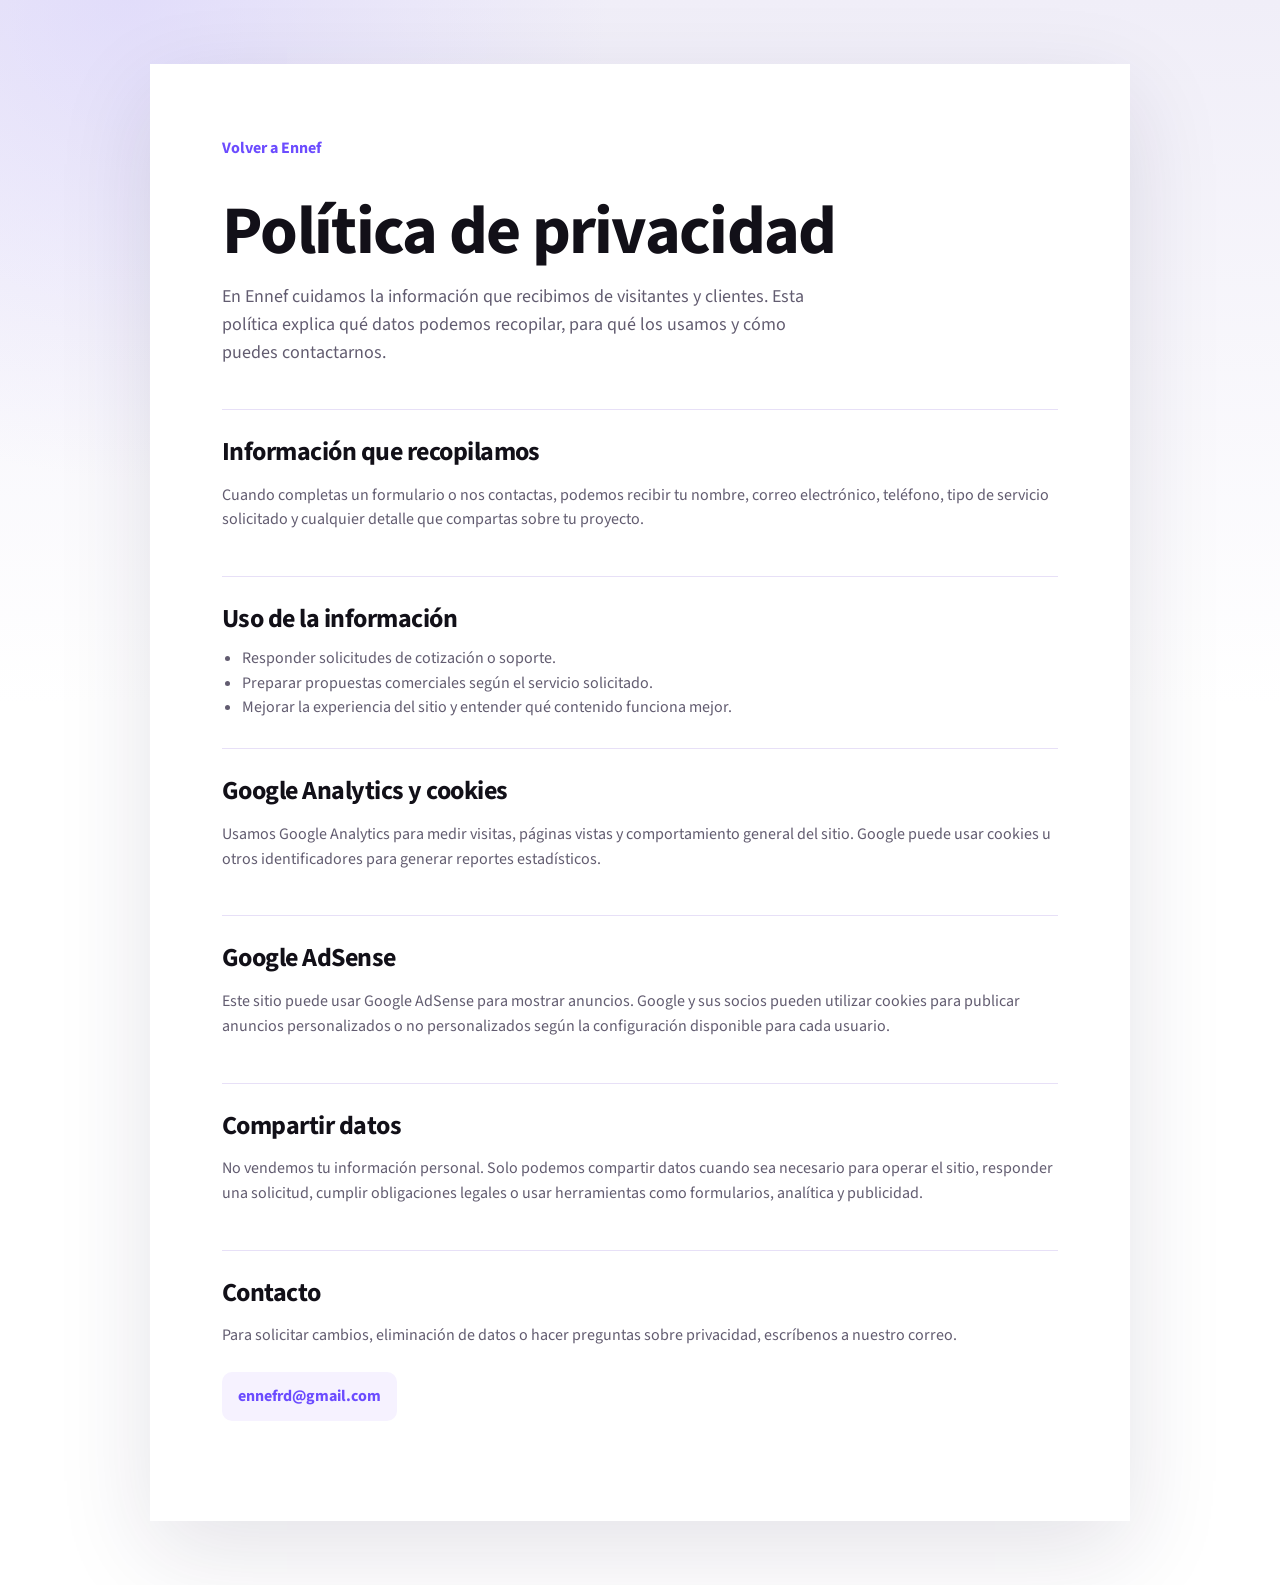
<file: privacidad.html>
<!doctype html>
<html lang="es">
<head>
  <meta charset="utf-8">
  <meta name="viewport" content="width=device-width, initial-scale=1">
  <title>Política de privacidad - Ennef</title>
  <meta name="description" content="Política de privacidad de Ennef para visitantes, formularios de contacto, Google Analytics y Google AdSense.">
  <link rel="icon" type="image/png" href="favicon.png">
  <!-- Google tag (gtag.js) -->
  <script async src="https://www.googletagmanager.com/gtag/js?id=G-Z92DLK2X8Y"></script>
  <script>
    window.dataLayer = window.dataLayer || [];
    function gtag(){dataLayer.push(arguments);}
    gtag('js', new Date());
    gtag('config', 'G-Z92DLK2X8Y');
  </script>
  <!-- Google AdSense -->
  <script async src="https://pagead2.googlesyndication.com/pagead/js/adsbygoogle.js?client=ca-pub-1728765769727631" crossorigin="anonymous"></script>
  <link rel="preconnect" href="https://fonts.googleapis.com">
  <link rel="preconnect" href="https://fonts.gstatic.com" crossorigin>
  <link href="https://fonts.googleapis.com/css2?family=Source+Sans+3:wght@400;500;600;700&display=swap" rel="stylesheet">
  <style>
    :root {
      --ink: #121018;
      --muted: #625c70;
      --line: #e7e0f7;
      --violet: #6c4cff;
      --soft: #f6f2ff;
      --white: #ffffff;
    }

    * {
      box-sizing: border-box;
    }

    body {
      margin: 0;
      color: var(--ink);
      background:
        radial-gradient(circle at 10% 0%, rgba(197, 187, 255, .34), transparent 30rem),
        linear-gradient(180deg, #f0eef8 0%, #ffffff 44rem);
      font-family: "Source Sans 3", Arial, Helvetica, sans-serif;
      line-height: 1.55;
    }

    a {
      color: inherit;
    }

    .page {
      width: min(100%, 980px);
      margin: 64px auto;
      background: var(--white);
      box-shadow: 0 30px 90px rgba(32, 23, 68, .12);
      padding: clamp(28px, 6vw, 72px);
    }

    .back {
      display: inline-flex;
      align-items: center;
      color: var(--violet);
      font-weight: 700;
      text-decoration: none;
      margin-bottom: 38px;
    }

    h1 {
      font-size: clamp(38px, 7vw, 68px);
      line-height: .98;
      letter-spacing: -.025em;
      margin: 0 0 18px;
      text-wrap: balance;
    }

    .lead {
      color: var(--muted);
      font-size: 18px;
      max-width: 68ch;
      margin-bottom: 42px;
    }

    section {
      border-top: 1px solid var(--line);
      padding: 28px 0;
    }

    h2 {
      font-size: 26px;
      line-height: 1.1;
      letter-spacing: -.02em;
      margin: 0 0 12px;
    }

    p,
    li {
      color: var(--muted);
      font-size: 16px;
    }

    ul {
      margin: 0;
      padding-left: 20px;
    }

    .contact {
      display: inline-flex;
      margin-top: 8px;
      padding: 12px 16px;
      border-radius: 10px;
      background: var(--soft);
      color: var(--violet);
      font-weight: 700;
      text-decoration: none;
    }

    @media (max-width: 700px) {
      .page {
        margin: 0;
        min-height: 100vh;
      }
    }
  </style>
</head>
<body>
  <main class="page">
    <a class="back" href="index.html">Volver a Ennef</a>
    <h1>Política de privacidad</h1>
    <p class="lead">En Ennef cuidamos la información que recibimos de visitantes y clientes. Esta política explica qué datos podemos recopilar, para qué los usamos y cómo puedes contactarnos.</p>

    <section>
      <h2>Información que recopilamos</h2>
      <p>Cuando completas un formulario o nos contactas, podemos recibir tu nombre, correo electrónico, teléfono, tipo de servicio solicitado y cualquier detalle que compartas sobre tu proyecto.</p>
    </section>

    <section>
      <h2>Uso de la información</h2>
      <ul>
        <li>Responder solicitudes de cotización o soporte.</li>
        <li>Preparar propuestas comerciales según el servicio solicitado.</li>
        <li>Mejorar la experiencia del sitio y entender qué contenido funciona mejor.</li>
      </ul>
    </section>

    <section>
      <h2>Google Analytics y cookies</h2>
      <p>Usamos Google Analytics para medir visitas, páginas vistas y comportamiento general del sitio. Google puede usar cookies u otros identificadores para generar reportes estadísticos.</p>
    </section>

    <section>
      <h2>Google AdSense</h2>
      <p>Este sitio puede usar Google AdSense para mostrar anuncios. Google y sus socios pueden utilizar cookies para publicar anuncios personalizados o no personalizados según la configuración disponible para cada usuario.</p>
    </section>

    <section>
      <h2>Compartir datos</h2>
      <p>No vendemos tu información personal. Solo podemos compartir datos cuando sea necesario para operar el sitio, responder una solicitud, cumplir obligaciones legales o usar herramientas como formularios, analítica y publicidad.</p>
    </section>

    <section>
      <h2>Contacto</h2>
      <p>Para solicitar cambios, eliminación de datos o hacer preguntas sobre privacidad, escríbenos a nuestro correo.</p>
      <a class="contact" href="mailto:ennefrd@gmail.com">ennefrd@gmail.com</a>
    </section>
  </main>
</body>
</html>
</file>
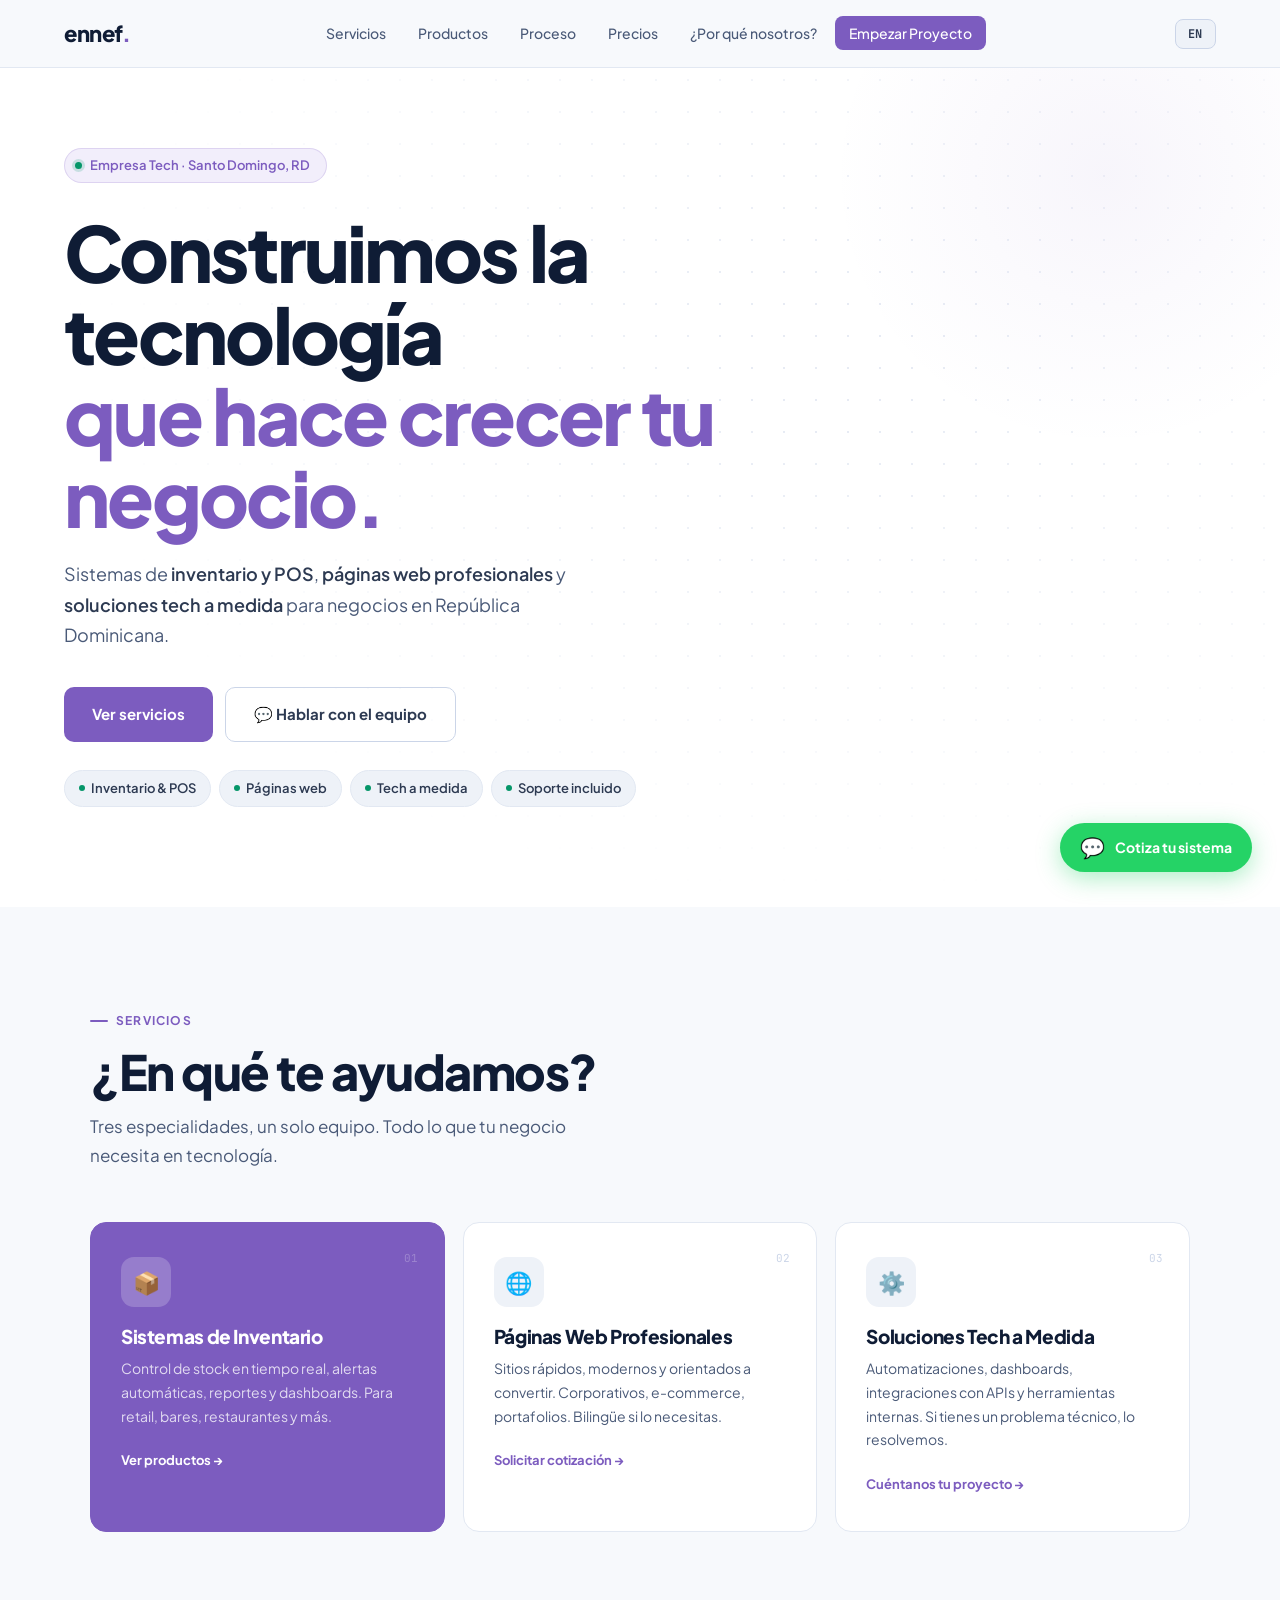
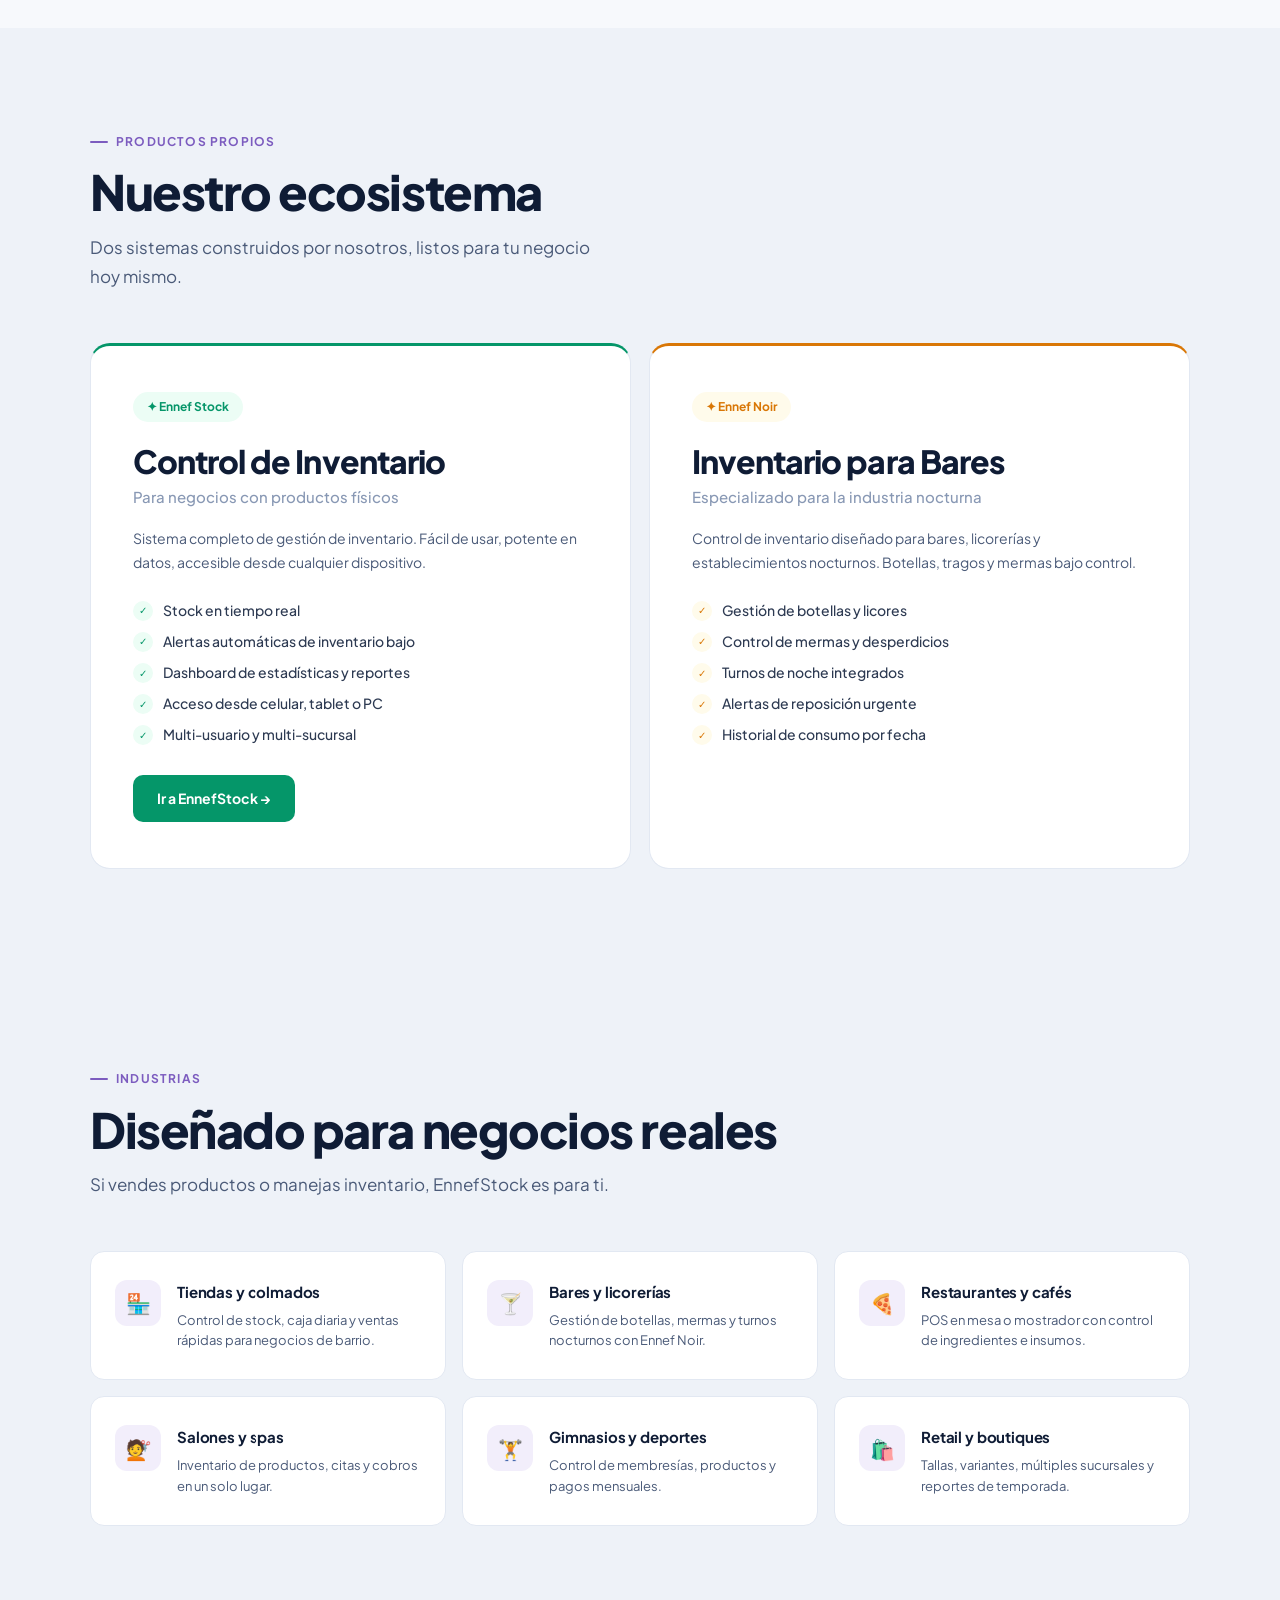
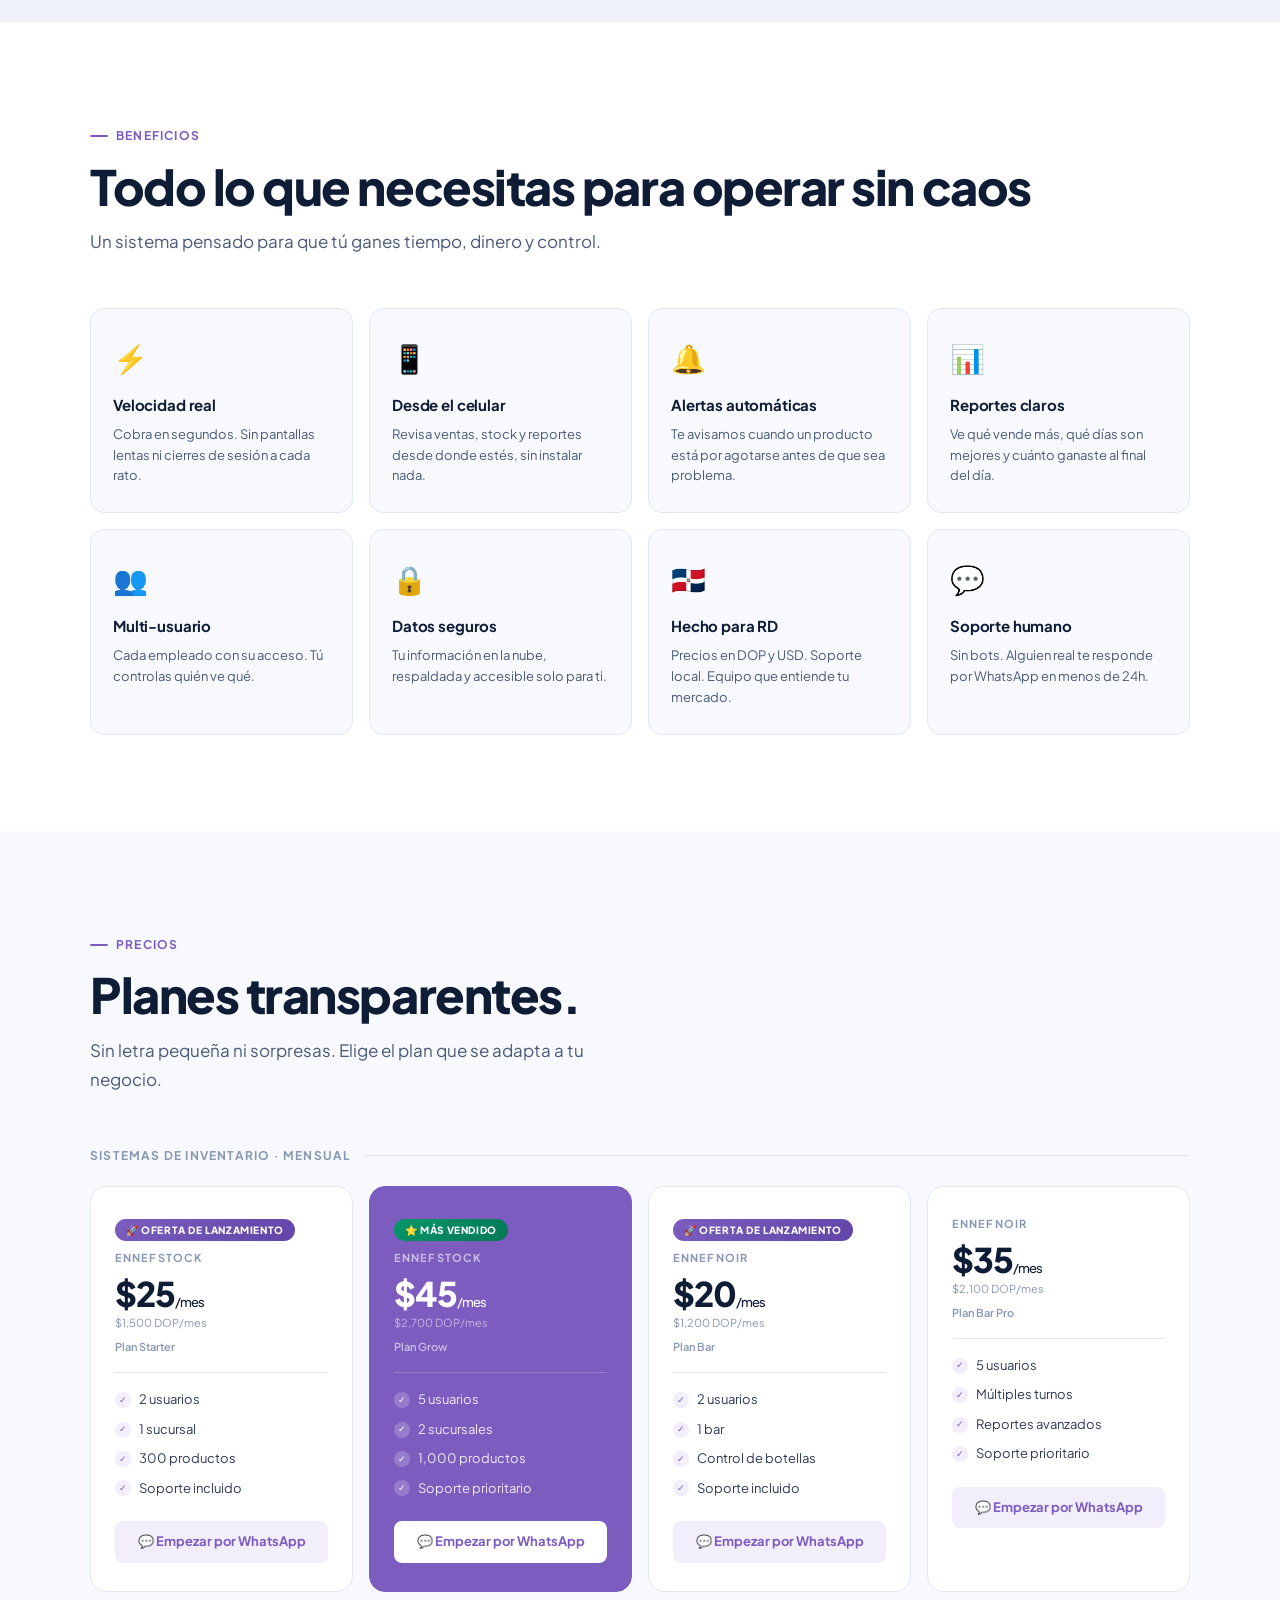
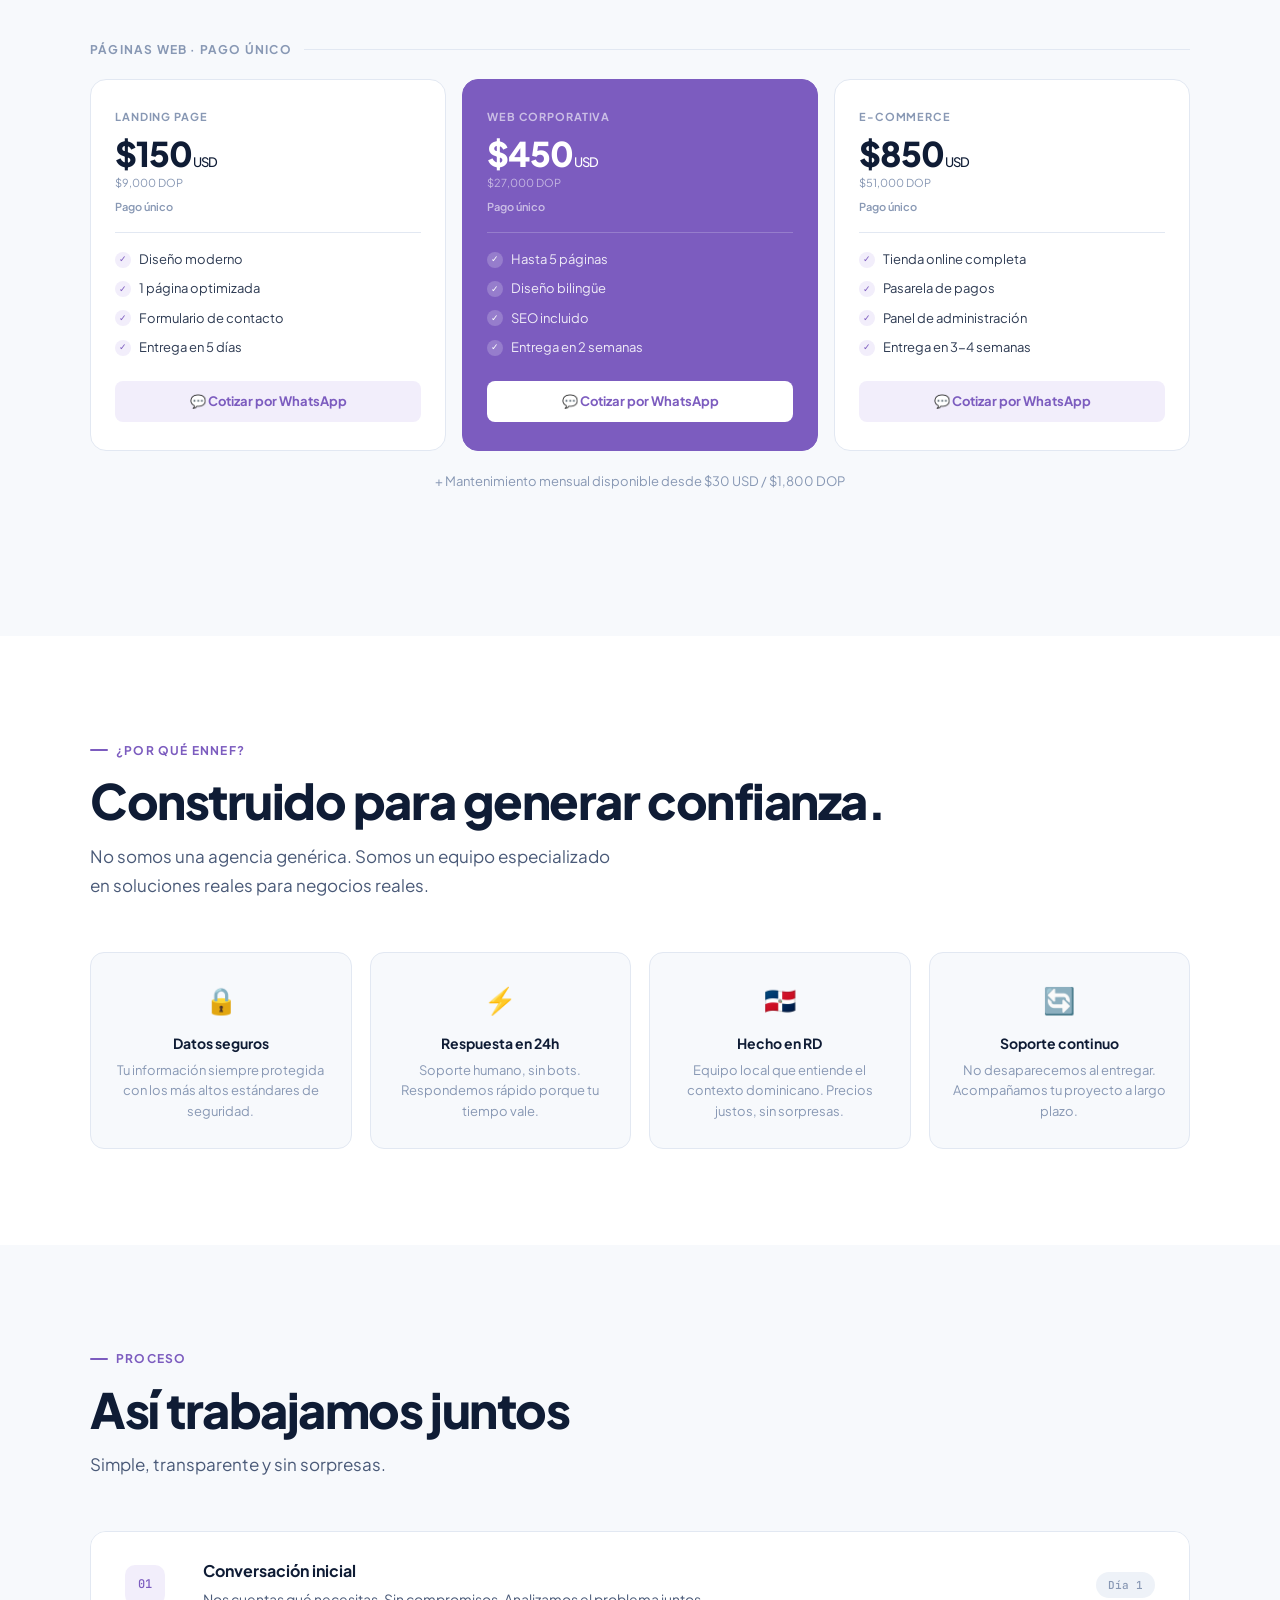
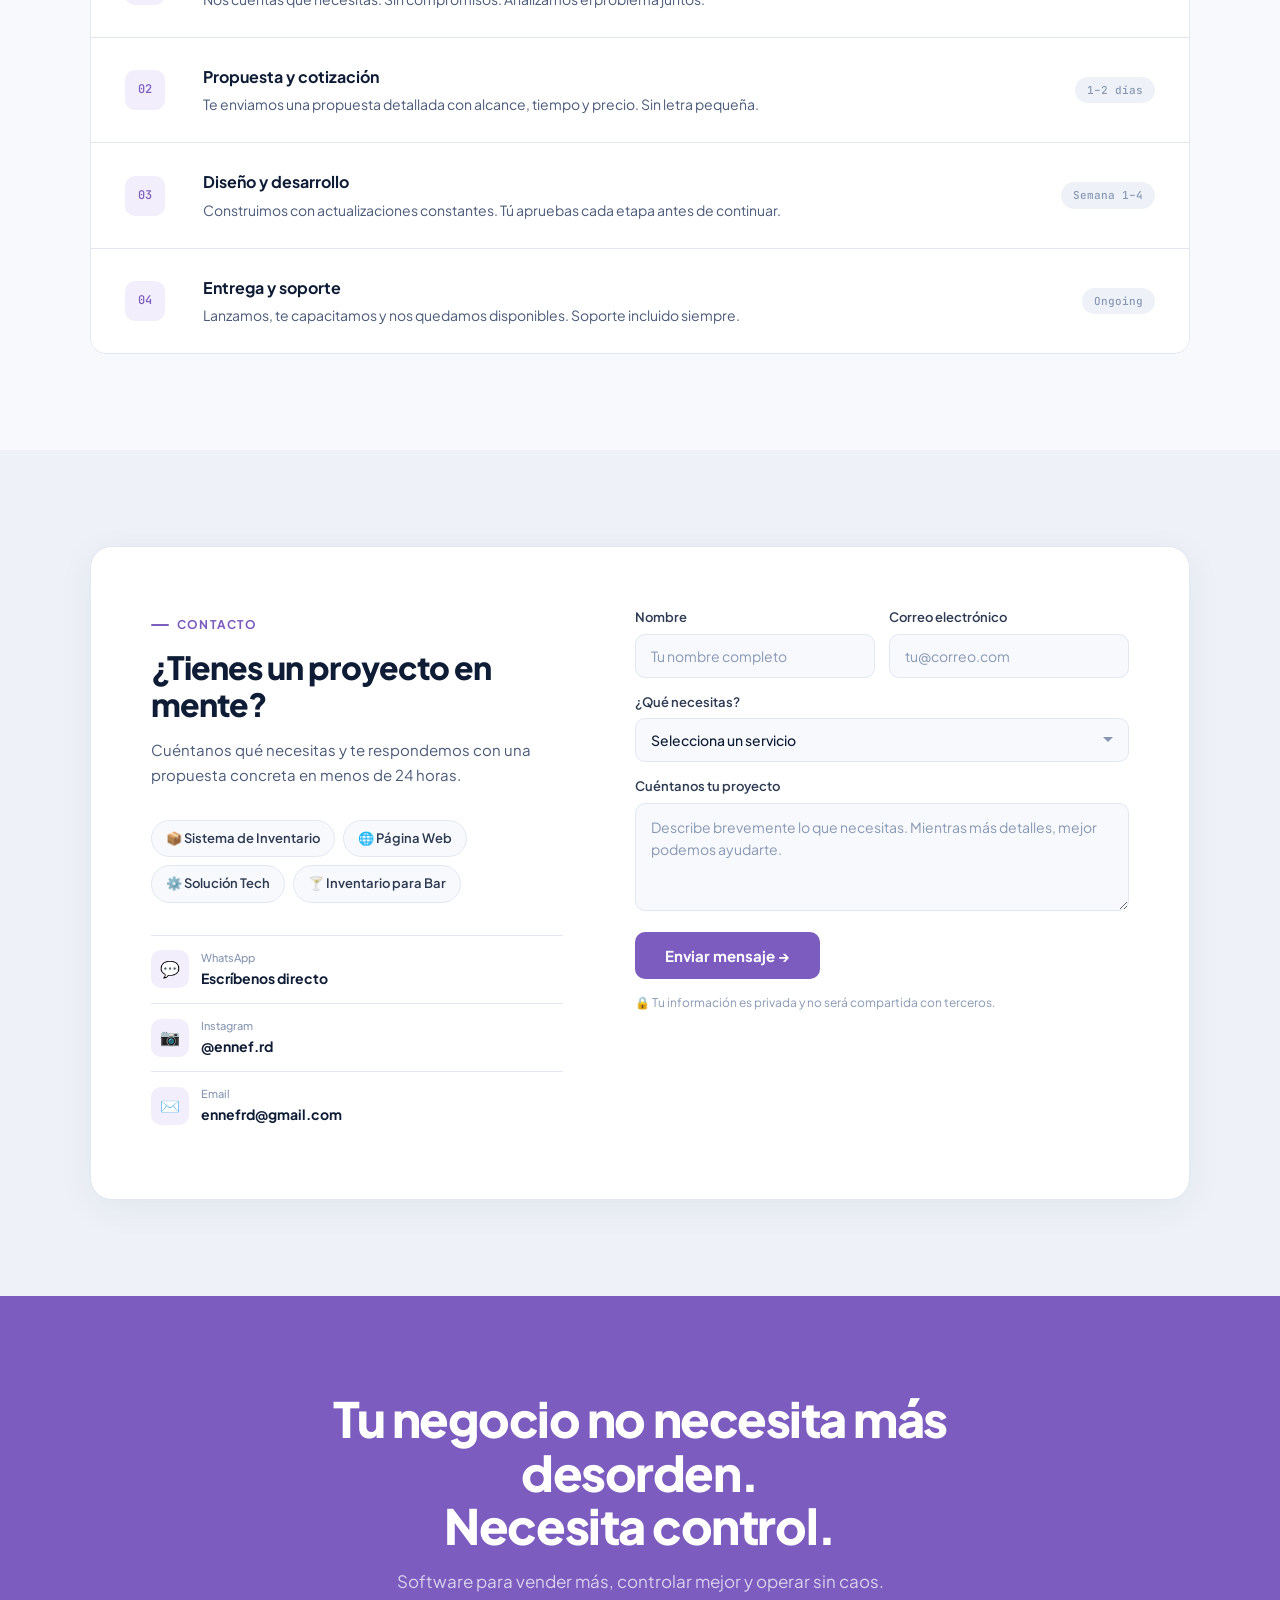
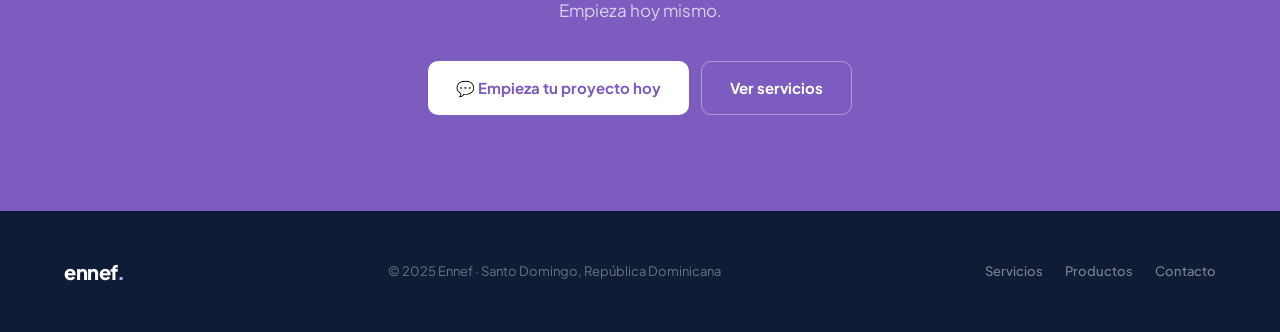
<file: uploads/ennefrd.html>
<!DOCTYPE html>
<html lang="es">
<head>
<meta charset="UTF-8">
<meta name="viewport" content="width=device-width, initial-scale=1.0">
<title>Ennef | Sistemas de Inventario, Websites y Tech para negocios en República Dominicana</title>
<meta name="description" content="Ennef es la empresa tech dominicana que construye sistemas de inventario, páginas web y soluciones digitales para negocios en República Dominicana. EnnefStock, Ennef Noir y más.">
<meta name="keywords" content="Ennef, ennefrd, sistemas de inventario República Dominicana, inventario para bares RD, páginas web Santo Domingo, soluciones tech dominicana, Ennef Stock, Ennef Noir">
<meta name="author" content="Ennef">
<meta name="robots" content="index, follow">
<link rel="canonical" href="https://ennefrd.com">

<!-- Open Graph -->
<meta property="og:type" content="website">
<meta property="og:url" content="https://ennefrd.com">
<meta property="og:title" content="Ennef | Inventario, Websites y Tech para negocios en RD">
<meta property="og:description" content="Empresa tech dominicana. Construimos sistemas de inventario (EnnefStock), páginas web profesionales y soluciones tech a medida para negocios en República Dominicana.">
<meta property="og:locale" content="es_DO">
<meta property="og:site_name" content="Ennef">

<!-- Twitter Card -->
<meta name="twitter:card" content="summary">
<meta name="twitter:title" content="Ennef | Inventario, Websites y Tech para negocios en RD">
<meta name="twitter:description" content="Empresa tech dominicana. Construimos sistemas de inventario (EnnefStock), páginas web profesionales y soluciones tech a medida para negocios en República Dominicana.">

<!-- JSON-LD Structured Data -->
<script type="application/ld+json">
{
  "@context": "https://schema.org",
  "@type": "Organization",
  "name": "Ennef",
  "alternateName": "ennefrd",
  "url": "https://ennefrd.com",
  "logo": "https://ennefrd.com/logo.png",
  "description": "Empresa tech dominicana especializada en sistemas de inventario, desarrollo web y soluciones digitales a medida.",
  "email": "ennefrd@gmail.com",
  "telephone": "+18297471943",
  "address": {
    "@type": "PostalAddress",
    "addressLocality": "Santo Domingo",
    "addressCountry": "DO"
  },
  "sameAs": ["https://instagram.com/ennefrd"],
  "foundingDate": "2022",
  "areaServed": ["República Dominicana", "Caribbean"],
  "hasOfferCatalog": {
    "@type": "OfferCatalog",
    "name": "Servicios Ennef",
    "itemListElement": [
      { "@type": "Offer", "name": "Ennef Stock — Sistema de Inventario" },
      { "@type": "Offer", "name": "Ennef Noir — Inventario para Bares" },
      { "@type": "Offer", "name": "Páginas Web Profesionales" },
      { "@type": "Offer", "name": "Soluciones Tech a Medida" }
    ]
  }
}
</script>

<link rel="preconnect" href="https://fonts.googleapis.com">
<link href="https://fonts.googleapis.com/css2?family=Plus+Jakarta+Sans:wght@300;400;500;600;700;800&family=JetBrains+Mono:wght@400;500&display=swap" rel="stylesheet">
<style>
*, *::before, *::after { box-sizing: border-box; margin: 0; padding: 0; }

:root {
  --bg:       #F7F9FC;
  --bg2:      #FFFFFF;
  --bg3:      #EEF2F8;
  --border:   #E2E8F2;
  --border2:  #CBD5E8;
  --muted:    #8898B4;
  --text:     #4A5A78;
  --body:     #2D3A52;
  --heading:  #0F1C35;
  --accent:   #7C5CBF;
  --accent2:  #6245A8;
  --accent-bg:#F2EEFB;
  --green:    #059669;
  --green-bg: #ECFDF5;
  --amber:    #D97706;
  --amber-bg: #FFFBEB;
  --font: 'Plus Jakarta Sans', sans-serif;
  --mono: 'JetBrains Mono', monospace;
}

html { scroll-behavior: smooth; }
body { background: var(--bg); color: var(--body); font-family: var(--font); font-size: 16px; line-height: 1.65; overflow-x: hidden; }

/* NAV */
nav {
  position: fixed; top: 0; left: 0; right: 0; z-index: 900;
  padding: 0 64px; height: 68px;
  display: flex; align-items: center; justify-content: space-between;
  background: rgba(247,249,252,.94);
  backdrop-filter: blur(16px);
  border-bottom: 1px solid var(--border);
  transition: box-shadow .3s;
}
nav.scrolled { box-shadow: 0 2px 24px rgba(15,28,53,.06); }

.nav-logo {
  font-weight: 800; font-size: 22px; color: var(--heading);
  text-decoration: none; letter-spacing: -.02em;
}
.nav-logo .dot { color: var(--accent); }

.nav-links { display: flex; align-items: center; gap: 4px; list-style: none; }
.nav-links a {
  font-size: 14px; font-weight: 500; color: var(--text);
  text-decoration: none; padding: 8px 14px; border-radius: 8px;
  transition: background .2s, color .2s;
}
.nav-links a:hover { background: var(--bg3); color: var(--heading); }
.nav-cta { background: var(--accent) !important; color: #fff !important; border-radius: 8px; }
.nav-cta:hover { background: var(--accent2) !important; box-shadow: 0 4px 16px rgba(124,92,191,.3); }

.lang-toggle {
  font-family: var(--mono); font-size: 12px; font-weight: 700;
  background: var(--bg3); color: var(--body);
  border: 1.5px solid var(--border2); border-radius: 8px;
  padding: 6px 12px; cursor: pointer; transition: all .2s;
  letter-spacing: .05em; margin-left: 8px;
}
.lang-toggle:hover { border-color: var(--accent); color: var(--accent); background: var(--accent-bg); }

/* HERO */
.hero {
  padding: 148px 64px 100px;
  background: var(--bg2);
  position: relative; overflow: hidden;
}
.hero::before {
  content: '';
  position: absolute; inset: 0;
  background-image: radial-gradient(circle, #CBD5E8 1px, transparent 1px);
  background-size: 32px 32px;
  opacity: .45;
  mask-image: radial-gradient(ellipse 80% 80% at 65% 40%, black 10%, transparent 75%);
}
.hero::after {
  content: '';
  position: absolute; top: -100px; right: -100px;
  width: 550px; height: 550px;
  background: radial-gradient(circle, rgba(124,92,191,.06) 0%, transparent 70%);
  pointer-events: none;
}

.hero-inner { position: relative; z-index: 1; max-width: 680px; }

.hero-badge {
  display: inline-flex; align-items: center; gap: 8px;
  background: var(--accent-bg);
  border: 1px solid rgba(124,92,191,.18);
  border-radius: 100px; padding: 6px 16px 6px 10px;
  font-size: 13px; font-weight: 600; color: var(--accent);
  margin-bottom: 28px;
  opacity: 0; animation: fadeUp .7s .1s ease forwards;
}
.badge-dot {
  width: 7px; height: 7px; background: var(--green);
  border-radius: 50%; box-shadow: 0 0 0 3px rgba(5,150,105,.18);
  animation: ping 2s infinite;
}
@keyframes ping {
  0%,100% { box-shadow: 0 0 0 3px rgba(5,150,105,.18); }
  50% { box-shadow: 0 0 0 7px rgba(5,150,105,.05); }
}

.hero-h1 {
  font-size: clamp(44px, 6vw, 80px); font-weight: 800;
  color: var(--heading); line-height: 1.06; letter-spacing: -.035em;
  margin-bottom: 22px;
  opacity: 0; animation: fadeUp .7s .2s ease forwards;
}
.hero-h1 .blue { color: var(--accent); }

.hero-p {
  font-size: 18px; font-weight: 400; color: var(--text);
  line-height: 1.7; max-width: 520px; margin-bottom: 36px;
  opacity: 0; animation: fadeUp .7s .3s ease forwards;
}
.hero-p strong { color: var(--body); font-weight: 600; }

.hero-btns {
  display: flex; gap: 12px; flex-wrap: wrap;
  opacity: 0; animation: fadeUp .7s .4s ease forwards;
}

.btn-p {
  display: inline-flex; align-items: center; gap: 8px;
  background: var(--accent); color: #fff;
  font-size: 15px; font-weight: 700; font-family: var(--font);
  padding: 14px 28px; border-radius: 10px;
  text-decoration: none; border: none; cursor: pointer;
  transition: background .2s, box-shadow .2s, transform .15s;
}
.btn-p:hover { background: var(--accent2); box-shadow: 0 8px 24px rgba(124,92,191,.28); transform: translateY(-1px); }

.btn-g {
  display: inline-flex; align-items: center; gap: 8px;
  background: transparent; color: var(--body);
  font-size: 15px; font-weight: 700; font-family: var(--font);
  padding: 14px 28px; border-radius: 10px;
  text-decoration: none; border: 1.5px solid var(--border2); cursor: pointer;
  transition: border-color .2s, background .2s, color .2s;
}
.btn-g:hover { border-color: var(--accent); background: var(--accent-bg); color: var(--accent); }

.hero-stats {
  display: flex; gap: 0; margin-top: 60px; padding-top: 40px;
  border-top: 1px solid var(--border);
  opacity: 0; animation: fadeUp .7s .55s ease forwards;
}
.h-stat { flex: 1; padding-right: 36px; border-right: 1px solid var(--border); margin-right: 36px; }
.h-stat:last-child { border-right: none; margin-right: 0; }
.h-stat-n { font-size: 38px; font-weight: 800; color: var(--heading); letter-spacing: -.03em; line-height: 1; margin-bottom: 5px; }
.h-stat-n .a { color: var(--accent); }
.h-stat-l { font-size: 13px; font-weight: 500; color: var(--muted); }

/* floating cards */
.hero-cards {
  position: absolute; right: 64px; top: 50%;
  transform: translateY(-44%);
  width: 340px; display: flex; flex-direction: column; gap: 12px;
  opacity: 0; animation: fadeUp .8s .6s ease forwards;
  z-index: 2;
}
.hc {
  background: #fff; border: 1px solid var(--border);
  border-radius: 14px; padding: 18px 20px;
  box-shadow: 0 4px 20px rgba(15,28,53,.07);
}
.hc-label { font-family: var(--mono); font-size: 10px; font-weight: 500; letter-spacing: .1em; text-transform: uppercase; color: var(--muted); margin-bottom: 10px; }
.hc-row { display: flex; justify-content: space-between; align-items: center; }
.hc-title { font-size: 14px; font-weight: 700; color: var(--heading); }
.hc-val { font-size: 22px; font-weight: 800; color: var(--heading); }
.hc-sub { font-size: 11px; color: var(--muted); margin-top: 4px; }
.badge { font-size: 11px; font-weight: 700; padding: 3px 10px; border-radius: 100px; }
.bg { background: var(--green-bg); color: var(--green); }
.ba { background: var(--amber-bg); color: var(--amber); }
.bb { background: var(--accent-bg); color: var(--accent); }
.mini-bars { display: flex; align-items: flex-end; gap: 3px; height: 36px; margin-top: 10px; }
.mb { flex: 1; border-radius: 3px 3px 0 0; background: var(--bg3); }
.mb.a { background: var(--accent); }
.mb.g { background: var(--green); }

/* SECTIONS */
section { padding: 96px 64px; }
.container { max-width: 1100px; margin: 0 auto; }

.eyebrow {
  display: inline-flex; align-items: center; gap: 8px;
  font-size: 12px; font-weight: 700; letter-spacing: .1em; text-transform: uppercase; color: var(--accent);
  margin-bottom: 14px;
}
.eyebrow::before { content: ''; width: 18px; height: 2px; background: var(--accent); border-radius: 2px; }

.s-title { font-size: clamp(34px, 3.8vw, 50px); font-weight: 800; color: var(--heading); letter-spacing: -.03em; line-height: 1.1; margin-bottom: 14px; }
.s-desc { font-size: 17px; color: var(--text); line-height: 1.7; max-width: 520px; margin-bottom: 52px; }

/* SERVICES */
#services { background: var(--bg); }

.srv-grid { display: grid; grid-template-columns: 1fr 1fr 1fr; gap: 18px; }

.srv-card {
  background: var(--bg2); border: 1px solid var(--border); border-radius: 16px;
  padding: 34px 30px; position: relative; overflow: hidden;
  transition: box-shadow .3s, transform .3s, border-color .3s;
}
.srv-card:hover { box-shadow: 0 10px 36px rgba(15,28,53,.09); transform: translateY(-3px); border-color: var(--border2); }
.srv-card.feat { background: var(--accent); border-color: var(--accent); }
.srv-card.feat:hover { box-shadow: 0 10px 36px rgba(124,92,191,.22); }

.srv-num { position: absolute; top: 26px; right: 26px; font-family: var(--mono); font-size: 11px; color: var(--border2); }
.srv-card.feat .srv-num { color: rgba(255,255,255,.25); }

.srv-ico {
  width: 50px; height: 50px; border-radius: 13px; display: flex; align-items: center; justify-content: center;
  font-size: 22px; margin-bottom: 18px; background: var(--bg3);
}
.srv-card.feat .srv-ico { background: rgba(255,255,255,.2); }

.srv-name { font-size: 19px; font-weight: 800; color: var(--heading); margin-bottom: 9px; letter-spacing: -.02em; line-height: 1.2; }
.srv-card.feat .srv-name { color: #fff; }

.srv-desc { font-size: 14px; color: var(--text); line-height: 1.7; }
.srv-card.feat .srv-desc { color: rgba(255,255,255,.78); }

.srv-link {
  display: inline-flex; align-items: center; gap: 6px;
  margin-top: 22px; font-size: 13px; font-weight: 700;
  color: var(--accent); text-decoration: none; transition: gap .2s;
}
.srv-link:hover { gap: 10px; }
.srv-card.feat .srv-link { color: #fff; }

/* PRODUCTS */
#products { background: var(--bg3); }

.prod-grid { display: grid; grid-template-columns: 1fr 1fr; gap: 18px; }

.prod-card {
  background: var(--bg2); border: 1px solid var(--border); border-radius: 20px;
  padding: 46px 42px; position: relative; overflow: hidden;
  transition: box-shadow .3s;
}
.prod-card:hover { box-shadow: 0 14px 44px rgba(15,28,53,.1); }
.prod-card.stock { border-top: 3px solid var(--green); }
.prod-card.noir  { border-top: 3px solid var(--amber); }

.prod-tag {
  display: inline-flex; align-items: center; gap: 6px;
  border-radius: 100px; padding: 5px 14px; font-size: 12px; font-weight: 700; margin-bottom: 22px;
}
.prod-card.stock .prod-tag { background: var(--green-bg); color: var(--green); }
.prod-card.noir  .prod-tag { background: var(--amber-bg); color: var(--amber); }

.prod-name { font-size: 32px; font-weight: 800; color: var(--heading); letter-spacing: -.03em; line-height: 1.1; margin-bottom: 6px; }
.prod-sub  { font-size: 15px; color: var(--muted); font-weight: 500; margin-bottom: 18px; }
.prod-desc { font-size: 14px; color: var(--text); line-height: 1.7; margin-bottom: 24px; }

.prod-feats { display: flex; flex-direction: column; gap: 8px; margin-bottom: 28px; }
.prod-feat  { display: flex; align-items: center; gap: 10px; font-size: 14px; font-weight: 500; color: var(--body); }
.fc {
  width: 20px; height: 20px; border-radius: 50%; flex-shrink: 0;
  display: flex; align-items: center; justify-content: center; font-size: 10px;
}
.prod-card.stock .fc { background: var(--green-bg); color: var(--green); }
.prod-card.noir  .fc { background: var(--amber-bg); color: var(--amber); }

.prod-btn {
  display: inline-flex; align-items: center; gap: 8px;
  font-size: 14px; font-weight: 700; font-family: var(--font);
  border-radius: 10px; padding: 12px 24px;
  text-decoration: none; border: none; cursor: pointer; transition: all .2s;
}
.prod-card.stock .prod-btn { background: var(--green); color: #fff; }
.prod-card.stock .prod-btn:hover { background: #047857; box-shadow: 0 6px 18px rgba(5,150,105,.28); }
.prod-card.noir  .prod-btn { background: var(--amber); color: #fff; }
.prod-card.noir  .prod-btn:hover { background: #B45309; box-shadow: 0 6px 18px rgba(217,119,6,.28); }

/* mini dash */
.p-dash { margin-top: 28px; background: var(--bg); border: 1px solid var(--border); border-radius: 12px; overflow: hidden; }
.p-dash-top {
  background: var(--bg3); border-bottom: 1px solid var(--border);
  padding: 9px 14px; display: flex; align-items: center; gap: 5px;
}
.pd { width: 7px; height: 7px; border-radius: 50%; }
.pd-ttl { font-family: var(--mono); font-size: 9px; color: var(--muted); margin-left: auto; }
.p-dash-body { padding: 14px; display: grid; grid-template-columns: 1fr 1fr 1fr; gap: 7px; }
.p-stat { background: var(--bg2); border: 1px solid var(--border); border-radius: 8px; padding: 11px; }
.p-stat-n { font-size: 20px; font-weight: 800; color: var(--heading); line-height: 1; margin-bottom: 3px; }
.p-stat-l { font-size: 9px; font-weight: 600; color: var(--muted); text-transform: uppercase; letter-spacing: .08em; }
.p-chart { grid-column:1/-1; background: var(--bg2); border: 1px solid var(--border); border-radius: 8px; padding: 11px; display: flex; align-items: flex-end; gap: 3px; height: 52px; }
.p-bar { flex: 1; border-radius: 2px 2px 0 0; }

/* PRICING */
#pricing { background: var(--bg); }
.price-group { margin-bottom: 48px; }
.price-group-title {
  font-size: 12px; font-weight: 700; letter-spacing: .1em; text-transform: uppercase;
  color: var(--muted); margin-bottom: 20px;
  display: flex; align-items: center; gap: 12px;
}
.price-group-title::after { content: ''; flex: 1; height: 1px; background: var(--border); }
.price-grid-4 { display: grid; grid-template-columns: repeat(4,1fr); gap: 16px; }
.price-grid-3 { display: grid; grid-template-columns: repeat(3,1fr); gap: 16px; }
.price-card {
  background: var(--bg2); border: 1px solid var(--border); border-radius: 16px;
  padding: 28px 24px; position: relative; overflow: hidden;
  transition: box-shadow .3s, transform .3s;
}
.price-card:hover { box-shadow: 0 10px 32px rgba(15,28,53,.09); transform: translateY(-2px); }
.price-card.popular { background: var(--accent); border-color: var(--accent); }

/* Para activar oferta en una tarjeta:
   1. Cambia style="display:none" del offer-banner a style="display:block"
   2. Edita el texto del precio directamente */
.offer-banner {
  position: absolute; top: 14px; right: -22px;
  background: #EF4444; color: #fff; font-size: 9px; font-weight: 800;
  letter-spacing: .08em; padding: 4px 32px;
  transform: rotate(35deg); display: none;
}
.price-plan { font-size: 11px; font-weight: 700; letter-spacing: .08em; text-transform: uppercase; color: var(--muted); margin-bottom: 10px; }
.price-card.popular .price-plan { color: rgba(255,255,255,.6); }
.price-amount { font-size: 34px; font-weight: 800; color: var(--heading); letter-spacing: -.03em; line-height: 1; margin-bottom: 3px; }
.price-amount span { font-size: 13px; font-weight: 500; }
.price-card.popular .price-amount { color: #fff; }
.price-dop { font-size: 11px; color: var(--muted); margin-bottom: 6px; }
.price-card.popular .price-dop { color: rgba(255,255,255,.55); }
.price-type { font-size: 11px; font-weight: 600; color: var(--muted); margin-bottom: 16px; }
.price-card.popular .price-type { color: rgba(255,255,255,.6); }
.price-divider { height: 1px; background: var(--border); margin-bottom: 16px; }
.price-card.popular .price-divider { background: rgba(255,255,255,.2); }
.price-feats { display: flex; flex-direction: column; gap: 8px; margin-bottom: 22px; }
.price-feat { display: flex; align-items: center; gap: 8px; font-size: 13px; color: var(--body); }
.price-card.popular .price-feat { color: rgba(255,255,255,.88); }
.pf-dot { width: 16px; height: 16px; border-radius: 50%; background: var(--accent-bg); color: var(--accent); display: flex; align-items: center; justify-content: center; font-size: 9px; flex-shrink: 0; }
.price-card.popular .pf-dot { background: rgba(255,255,255,.2); color: #fff; }
.price-btn {
  display: block; text-align: center; width: 100%; box-sizing: border-box;
  font-family: var(--font); font-size: 13px; font-weight: 700;
  border-radius: 8px; padding: 10px; cursor: pointer; border: none;
  text-decoration: none; transition: all .2s;
  background: var(--accent-bg); color: var(--accent);
}
.price-btn:hover { background: var(--accent); color: #fff; }
.price-card.popular .price-btn { background: #fff; color: var(--accent); }
.price-card.popular .price-btn:hover { background: rgba(255,255,255,.88); }
.price-note { font-size: 13px; color: var(--muted); text-align: center; margin-top: 20px; margin-bottom: 0; }

/* TRUST */
#trust { background: var(--bg2); }

.trust-grid { display: grid; grid-template-columns: repeat(4,1fr); gap: 18px; }
.trust-card {
  background: var(--bg); border: 1px solid var(--border); border-radius: 14px;
  padding: 26px 22px; text-align: center; transition: box-shadow .3s;
}
.trust-card:hover { box-shadow: 0 8px 26px rgba(15,28,53,.06); }
.trust-ico { font-size: 26px; margin-bottom: 10px; display: block; }
.trust-t { font-size: 14px; font-weight: 700; color: var(--heading); margin-bottom: 5px; }
.trust-d { font-size: 13px; color: var(--muted); line-height: 1.6; }

/* PROCESS */
#process { background: var(--bg); }

.proc-list { border: 1px solid var(--border); border-radius: 16px; overflow: hidden; }
.proc-item {
  display: grid; grid-template-columns: 56px 1fr auto;
  align-items: center; gap: 22px;
  padding: 26px 34px;
  border-bottom: 1px solid var(--border);
  background: var(--bg2); transition: background .2s;
}
.proc-item:last-child { border-bottom: none; }
.proc-item:hover { background: var(--bg); }

.proc-num {
  width: 40px; height: 40px; border-radius: 10px;
  background: var(--accent-bg); color: var(--accent);
  font-family: var(--mono); font-size: 12px; font-weight: 500;
  display: flex; align-items: center; justify-content: center;
}
.proc-name { font-size: 16px; font-weight: 700; color: var(--heading); margin-bottom: 3px; }
.proc-desc { font-size: 14px; color: var(--text); }
.proc-dur {
  font-family: var(--mono); font-size: 11px; font-weight: 500;
  color: var(--muted); white-space: nowrap;
  background: var(--bg3); padding: 4px 12px; border-radius: 100px;
}

/* CONTACT */
#contact { background: var(--bg3); }

.contact-wrap {
  background: var(--bg2); border: 1px solid var(--border); border-radius: 22px;
  padding: 60px; display: grid; grid-template-columns: 1fr 1.2fr;
  gap: 72px; box-shadow: 0 8px 36px rgba(15,28,53,.06);
}

.ct-title { font-size: 32px; font-weight: 800; color: var(--heading); letter-spacing: -.03em; line-height: 1.15; margin-bottom: 14px; }
.ct-desc  { font-size: 15px; color: var(--text); line-height: 1.7; margin-bottom: 32px; }

.ct-chips { display: flex; flex-wrap: wrap; gap: 8px; margin-bottom: 32px; }
.ct-chip {
  display: flex; align-items: center; gap: 7px;
  background: var(--bg); border: 1px solid var(--border);
  border-radius: 100px; padding: 7px 14px;
  font-size: 13px; font-weight: 600; color: var(--body);
  transition: all .2s; cursor: default;
}
.ct-chip:hover { border-color: var(--accent); background: var(--accent-bg); color: var(--accent); }

.ct-ch { display: flex; align-items: center; gap: 12px; padding: 13px 0; border-top: 1px solid var(--border); }
.ct-ch-ico { width: 38px; height: 38px; border-radius: 10px; background: var(--accent-bg); display: flex; align-items: center; justify-content: center; font-size: 16px; }
.ct-ch-lbl { font-size: 11px; font-weight: 500; color: var(--muted); }
.ct-ch-val { font-size: 14px; font-weight: 700; color: var(--heading); }

.form { display: flex; flex-direction: column; gap: 14px; }
.form-row { display: grid; grid-template-columns: 1fr 1fr; gap: 14px; }

label { font-size: 13px; font-weight: 600; color: var(--body); display: block; margin-bottom: 5px; }
input, select, textarea {
  width: 100%; background: var(--bg); border: 1.5px solid var(--border); border-radius: 10px;
  color: var(--heading); font-family: var(--font); font-size: 14px; font-weight: 500;
  padding: 12px 15px; outline: none; transition: border-color .2s, box-shadow .2s;
}
input:focus, select:focus, textarea:focus { border-color: var(--accent); box-shadow: 0 0 0 3px rgba(124,92,191,.14); background: #fff; }
input::placeholder, textarea::placeholder { color: var(--muted); font-weight: 400; }
select { appearance: none; cursor: pointer; background-image: url("data:image/svg+xml,%3Csvg xmlns='http://www.w3.org/2000/svg' width='12' height='12' viewBox='0 0 12 12'%3E%3Cpath fill='%238898B4' d='M6 8L1 3h10z'/%3E%3C/svg%3E"); background-repeat: no-repeat; background-position: right 14px center; }
select option { background: #fff; }
textarea { resize: vertical; min-height: 108px; line-height: 1.6; }

.form-btn {
  background: var(--accent); color: #fff; border: none; border-radius: 10px; cursor: pointer;
  font-family: var(--font); font-size: 15px; font-weight: 700;
  padding: 14px 30px; display: inline-flex; align-items: center; gap: 8px; align-self: flex-start;
  transition: background .2s, box-shadow .2s, transform .15s;
}
.form-btn:hover { background: var(--accent2); box-shadow: 0 8px 22px rgba(124,92,191,.28); transform: translateY(-1px); }

.form-note { font-size: 12px; color: var(--muted); }

/* MODAL */
.modal-overlay {
  display: none; position: fixed; inset: 0; z-index: 9999;
  background: rgba(15,28,53,.45); backdrop-filter: blur(4px);
  align-items: center; justify-content: center;
}
.modal-overlay.open { display: flex; }
.modal {
  background: #fff; border-radius: 20px; padding: 48px 40px;
  max-width: 420px; width: 90%; text-align: center;
  box-shadow: 0 24px 60px rgba(15,28,53,.18);
  animation: fadeUp .4s ease;
}
.modal-ico { font-size: 48px; margin-bottom: 16px; display: block; }
.modal-title { font-size: 22px; font-weight: 800; color: var(--heading); letter-spacing: -.02em; margin-bottom: 10px; }
.modal-desc { font-size: 15px; color: var(--text); line-height: 1.7; margin-bottom: 28px; }
.modal-btn {
  background: var(--accent); color: #fff; border: none; border-radius: 10px;
  font-family: var(--font); font-size: 15px; font-weight: 700;
  padding: 12px 32px; cursor: pointer; transition: background .2s;
}
.modal-btn:hover { background: var(--accent2); }

/* FOOTER */
footer {
  background: var(--heading); padding: 44px 64px;
  display: flex; align-items: center; justify-content: space-between;
}
.f-logo { font-size: 20px; font-weight: 800; color: #fff; letter-spacing: -.02em; }
.f-logo span { color: #C4AAED; }
.f-copy { font-size: 13px; color: rgba(255,255,255,.38); }
.f-links { display: flex; gap: 22px; }
.f-links a { font-size: 13px; font-weight: 500; color: rgba(255,255,255,.45); text-decoration: none; transition: color .2s; }
.f-links a:hover { color: #fff; }

/* HERO TAGS */
.hero-tags {
  display: flex; flex-wrap: wrap; gap: 8px;
  margin-top: 28px;
  opacity: 0; animation: fadeUp .7s .5s ease forwards;
}
.hero-tag {
  display: inline-flex; align-items: center; gap: 6px;
  background: var(--bg3); border: 1px solid var(--border);
  border-radius: 100px; padding: 7px 14px;
  font-size: 13px; font-weight: 600; color: var(--body);
}
.ht-dot { width: 6px; height: 6px; background: var(--green); border-radius: 50%; flex-shrink: 0; }

/* SCREENSHOTS */
#screenshots { background: var(--bg3); }
.mock-grid {
  display: grid; grid-template-columns: repeat(3, 1fr); gap: 16px;
}
.mock-card {
  background: var(--bg2); border: 1px solid var(--border); border-radius: 14px;
  overflow: hidden; transition: box-shadow .3s, transform .3s;
}
.mock-card:hover { box-shadow: 0 10px 32px rgba(15,28,53,.1); transform: translateY(-3px); }
.mock-card.wide { grid-column: span 2; }
.mock-header {
  background: var(--bg3); border-bottom: 1px solid var(--border);
  padding: 10px 14px; display: flex; align-items: center; gap: 5px;
}
.mc-dot { width: 8px; height: 8px; border-radius: 50%; }
.mc-ttl { font-family: var(--mono); font-size: 9px; color: var(--muted); margin-left: auto; }
.mock-body {
  padding: 24px 20px; min-height: 160px;
  display: flex; flex-direction: column; align-items: center; justify-content: center; gap: 8px;
  background: linear-gradient(135deg, var(--bg) 0%, var(--bg3) 100%);
}
.mock-label { font-size: 13px; font-weight: 600; color: var(--muted); text-align: center; }
.mock-sublabel { font-size: 11px; color: var(--border2); text-align: center; }
.mock-caption { padding: 12px 16px; font-size: 13px; font-weight: 600; color: var(--body); border-top: 1px solid var(--border); }

/* VIDEO DEMO */
#videodemo { background: var(--heading); }
#videodemo .eyebrow { color: #C4AAED; }
#videodemo .eyebrow::before { background: #C4AAED; }
#videodemo .s-title { color: #fff; }
#videodemo .s-desc { color: rgba(255,255,255,.62); margin-bottom: 36px; }
.video-placeholder {
  border-radius: 18px; overflow: hidden;
  border: 2px solid rgba(255,255,255,.1);
  background: rgba(255,255,255,.05);
  aspect-ratio: 16/9; max-width: 780px; margin: 0 auto 32px;
  display: flex; flex-direction: column; align-items: center; justify-content: center; gap: 16px;
  cursor: pointer; transition: border-color .3s, background .3s;
}
.video-placeholder:hover { border-color: rgba(196,170,237,.45); background: rgba(255,255,255,.08); }
.video-play { width: 72px; height: 72px; border-radius: 50%; background: var(--accent); display: flex; align-items: center; justify-content: center; font-size: 26px; box-shadow: 0 8px 28px rgba(124,92,191,.4); }
.video-note { font-size: 14px; color: rgba(255,255,255,.4); font-weight: 500; }
.video-cta { text-align: center; }

/* BENEFITS */
#benefits { background: var(--bg2); }
.ben-grid { display: grid; grid-template-columns: repeat(4, 1fr); gap: 16px; }
.ben-card {
  background: var(--bg); border: 1px solid var(--border); border-radius: 14px;
  padding: 26px 22px; transition: box-shadow .3s, transform .3s, border-color .3s;
}
.ben-card:hover { box-shadow: 0 8px 28px rgba(15,28,53,.08); transform: translateY(-2px); border-color: var(--border2); }
.ben-ico { font-size: 28px; margin-bottom: 12px; display: block; }
.ben-t { font-size: 15px; font-weight: 700; color: var(--heading); margin-bottom: 6px; letter-spacing: -.01em; }
.ben-d { font-size: 13px; color: var(--text); line-height: 1.6; }

/* INDUSTRIES */
#industries { background: var(--bg3); }
.ind-grid { display: grid; grid-template-columns: repeat(3, 1fr); gap: 16px; }
.ind-card {
  background: var(--bg2); border: 1px solid var(--border); border-radius: 14px;
  padding: 28px 24px; display: flex; align-items: flex-start; gap: 16px;
  transition: box-shadow .3s, border-color .3s;
}
.ind-card:hover { box-shadow: 0 8px 24px rgba(15,28,53,.08); border-color: var(--border2); }
.ind-ico { width: 46px; height: 46px; border-radius: 12px; background: var(--accent-bg); display: flex; align-items: center; justify-content: center; font-size: 20px; flex-shrink: 0; }
.ind-t { font-size: 15px; font-weight: 700; color: var(--heading); margin-bottom: 5px; letter-spacing: -.01em; }
.ind-d { font-size: 13px; color: var(--text); line-height: 1.6; }

/* SOCIAL PROOF */
#social-proof { background: var(--bg); }
.testim-grid { display: grid; grid-template-columns: repeat(3, 1fr); gap: 18px; }
.testim-card {
  background: var(--bg2); border: 1px solid var(--border); border-radius: 16px;
  padding: 30px 26px; transition: box-shadow .3s;
}
.testim-card:hover { box-shadow: 0 8px 26px rgba(15,28,53,.08); }
.testim-stars { color: #F59E0B; font-size: 15px; margin-bottom: 14px; letter-spacing: 2px; }
.testim-q { font-size: 14px; color: var(--body); line-height: 1.7; margin-bottom: 18px; font-style: italic; }
.testim-author { display: flex; align-items: center; gap: 10px; }
.testim-avatar { width: 38px; height: 38px; border-radius: 50%; background: var(--accent-bg); display: flex; align-items: center; justify-content: center; font-size: 16px; flex-shrink: 0; }
.testim-name { font-size: 13px; font-weight: 700; color: var(--heading); }
.testim-biz { font-size: 12px; color: var(--muted); }
.proof-soon { text-align: center; padding: 48px 32px; background: var(--bg3); border: 1.5px dashed var(--border2); border-radius: 16px; }
.proof-soon-t { font-size: 16px; font-weight: 700; color: var(--muted); margin-bottom: 8px; }
.proof-soon-d { font-size: 14px; color: var(--muted); }

/* PLAN BADGES */
.plan-badge {
  display: inline-flex; align-items: center; gap: 5px;
  font-size: 10px; font-weight: 800; letter-spacing: .06em; text-transform: uppercase;
  border-radius: 100px; padding: 3px 11px; margin-bottom: 8px;
}
.plan-badge.launch { background: linear-gradient(135deg,#7C5CBF,#6245A8); color: #fff; }
.plan-badge.best   { background: linear-gradient(135deg,#059669,#047857); color: #fff; }

/* FINAL CTA */
#final-cta { background: var(--accent); padding: 96px 64px; text-align: center; }
#final-cta .s-title { color: #fff; max-width: 640px; margin: 0 auto 14px; }
#final-cta .s-desc  { color: rgba(255,255,255,.72); margin: 0 auto 36px; text-align: center; }
.fcta-btns { display: flex; gap: 12px; justify-content: center; flex-wrap: wrap; }
.btn-white {
  display: inline-flex; align-items: center; gap: 8px;
  background: #fff; color: var(--accent);
  font-size: 15px; font-weight: 700; font-family: var(--font);
  padding: 14px 28px; border-radius: 10px;
  text-decoration: none; border: none; cursor: pointer;
  transition: background .2s, box-shadow .2s, transform .15s;
}
.btn-white:hover { background: rgba(255,255,255,.9); box-shadow: 0 8px 24px rgba(0,0,0,.14); transform: translateY(-1px); }
.btn-outline-white {
  display: inline-flex; align-items: center; gap: 8px;
  background: transparent; color: #fff;
  font-size: 15px; font-weight: 700; font-family: var(--font);
  padding: 14px 28px; border-radius: 10px;
  text-decoration: none; border: 1.5px solid rgba(255,255,255,.38); cursor: pointer;
  transition: border-color .2s, background .2s;
}
.btn-outline-white:hover { border-color: #fff; background: rgba(255,255,255,.1); }

/* WA FLOAT */
.wa-float {
  position: fixed; bottom: 28px; right: 28px; z-index: 950;
  display: flex; align-items: center; gap: 10px;
  background: #25D366; color: #fff;
  font-size: 14px; font-weight: 700; font-family: var(--font);
  padding: 13px 20px; border-radius: 100px;
  text-decoration: none; box-shadow: 0 6px 24px rgba(37,211,102,.38);
  transition: transform .2s, box-shadow .2s;
}
.wa-float:hover { transform: translateY(-2px); box-shadow: 0 10px 32px rgba(37,211,102,.46); }
.wa-float-ico { font-size: 20px; line-height: 1; }

/* ANIMATIONS */
@keyframes fadeUp {
  from { opacity: 0; transform: translateY(18px); }
  to   { opacity: 1; transform: translateY(0); }
}
.reveal { opacity: 0; transform: translateY(14px); transition: opacity .6s ease, transform .6s ease; }
.reveal.visible { opacity: 1; transform: none; }
.d1 { transition-delay: .08s; } .d2 { transition-delay: .16s; } .d3 { transition-delay: .24s; }

@media (max-width: 960px) {
  nav { padding: 0 20px; }
  .nav-links { display: none; }
  section { padding: 68px 20px; }
  .hero { padding: 112px 20px 64px; }
  .hero-cards { display: none; }
  .hero-h1 { font-size: 42px; }
  .hero-stats { flex-wrap: wrap; gap: 20px; }
  .h-stat { border-right: none; margin-right: 0; min-width: 44%; }
  .srv-grid { grid-template-columns: 1fr; }
  .prod-grid { grid-template-columns: 1fr; }
  .mock-grid { grid-template-columns: 1fr; }
  .mock-card.wide { grid-column: span 1; }
  .ben-grid { grid-template-columns: 1fr 1fr; }
  .ind-grid { grid-template-columns: 1fr; }
  .testim-grid { grid-template-columns: 1fr; }
  .price-grid-4, .price-grid-3 { grid-template-columns: 1fr 1fr; }
  .trust-grid { grid-template-columns: 1fr 1fr; }
  .contact-wrap { grid-template-columns: 1fr; padding: 32px 24px; gap: 36px; }
  .form-row { grid-template-columns: 1fr; }
  footer { flex-direction: column; gap: 16px; text-align: center; }
  #final-cta { padding: 68px 20px; }
  .wa-float .wa-float-label { display: none; }
  .wa-float { padding: 14px; border-radius: 50%; }
}
</style>
</head>
<body>

<nav id="nav">
  <a href="#" class="nav-logo">ennef<span class="dot">.</span></a>
  <ul class="nav-links">
    <li><a href="#services" data-i18n="nav-services">Servicios</a></li>
    <li><a href="#products" data-i18n="nav-products">Productos</a></li>
    <li><a href="#process" data-i18n="nav-process">Proceso</a></li>
    <li><a href="#pricing" data-i18n="nav-pricing">Precios</a></li>
    <li><a href="#trust" data-i18n="nav-why">¿Por qué nosotros?</a></li>
    <li><a href="#contact" class="nav-cta" data-i18n="nav-cta">Empezar Proyecto</a></li>
  </ul>
  <button class="lang-toggle" id="langToggle">EN</button>
</nav>

<!-- HERO -->
<div class="hero">
  <div class="hero-inner">
    <div class="hero-badge">
      <div class="badge-dot"></div>
      <span data-i18n="hero-badge">Empresa Tech · Santo Domingo, RD</span>
    </div>

    <h1 class="hero-h1">
      <span data-i18n="hero-h1-line1">Construimos la tecnología</span><br>
      <span class="blue" data-i18n="hero-h1-line2">que hace crecer tu negocio.</span>
    </h1>

    <p class="hero-p" data-i18n-html="hero-p">
      Sistemas de <strong>inventario y POS</strong>, <strong>páginas web profesionales</strong> y <strong>soluciones tech a medida</strong> para negocios en República Dominicana.
    </p>

    <div class="hero-btns">
      <a href="#services" class="btn-p" data-i18n="hero-btn1">Ver servicios</a>
      <a href="https://wa.me/18297471943?text=Hola,%20quiero%20saber%20más%20sobre%20los%20servicios%20de%20Ennef." target="_blank" class="btn-g" data-i18n="hero-btn2">💬 Hablar con el equipo</a>
    </div>

    <div class="hero-tags">
      <span class="hero-tag"><span class="ht-dot"></span><span data-i18n="htag1">Inventario & POS</span></span>
      <span class="hero-tag"><span class="ht-dot"></span><span data-i18n="htag2">Páginas web</span></span>
      <span class="hero-tag"><span class="ht-dot"></span><span data-i18n="htag3">Tech a medida</span></span>
      <span class="hero-tag"><span class="ht-dot"></span><span data-i18n="htag4">Soporte incluido</span></span>
    </div>

  </div>

</div>

<!-- SERVICES -->
<section id="services">
  <div class="container">
    <div class="eyebrow reveal" data-i18n="srv-eyebrow">Servicios</div>
    <h2 class="s-title reveal" data-i18n="srv-title">¿En qué te ayudamos?</h2>
    <p class="s-desc reveal" data-i18n="srv-desc">Tres especialidades, un solo equipo. Todo lo que tu negocio necesita en tecnología.</p>
    <div class="srv-grid">
      <div class="srv-card feat reveal">
        <div class="srv-num">01</div>
        <div class="srv-ico">📦</div>
        <div class="srv-name" data-i18n="srv1-name">Sistemas de Inventario</div>
        <p class="srv-desc" data-i18n="srv1-desc">Control de stock en tiempo real, alertas automáticas, reportes y dashboards. Para retail, bares, restaurantes y más.</p>
        <a href="#products" class="srv-link" data-i18n="srv1-link">Ver productos →</a>
      </div>
      <div class="srv-card reveal d1">
        <div class="srv-num">02</div>
        <div class="srv-ico">🌐</div>
        <div class="srv-name" data-i18n="srv2-name">Páginas Web Profesionales</div>
        <p class="srv-desc" data-i18n="srv2-desc">Sitios rápidos, modernos y orientados a convertir. Corporativos, e-commerce, portafolios. Bilingüe si lo necesitas.</p>
        <a href="#contact" class="srv-link" data-i18n="srv2-link">Solicitar cotización →</a>
      </div>
      <div class="srv-card reveal d2">
        <div class="srv-num">03</div>
        <div class="srv-ico">⚙️</div>
        <div class="srv-name" data-i18n="srv3-name">Soluciones Tech a Medida</div>
        <p class="srv-desc" data-i18n="srv3-desc">Automatizaciones, dashboards, integraciones con APIs y herramientas internas. Si tienes un problema técnico, lo resolvemos.</p>
        <a href="#contact" class="srv-link" data-i18n="srv3-link">Cuéntanos tu proyecto →</a>
      </div>
    </div>
  </div>
</section>

<!-- PRODUCTS -->
<section id="products">
  <div class="container">
    <div class="eyebrow reveal" data-i18n="prod-eyebrow">Productos Propios</div>
    <h2 class="s-title reveal" data-i18n="prod-title">Nuestro ecosistema</h2>
    <p class="s-desc reveal" data-i18n="prod-desc">Dos sistemas construidos por nosotros, listos para tu negocio hoy mismo.</p>
    <div class="prod-grid">

      <div class="prod-card stock reveal">
        <div class="prod-tag">✦ Ennef Stock</div>
        <div class="prod-name" data-i18n="stock-name">Control de Inventario</div>
        <div class="prod-sub" data-i18n="stock-sub">Para negocios con productos físicos</div>
        <p class="prod-desc" data-i18n="stock-desc">Sistema completo de gestión de inventario. Fácil de usar, potente en datos, accesible desde cualquier dispositivo.</p>
        <div class="prod-feats">
          <div class="prod-feat"><div class="fc">✓</div><span data-i18n="stock-f1">Stock en tiempo real</span></div>
          <div class="prod-feat"><div class="fc">✓</div><span data-i18n="stock-f2">Alertas automáticas de inventario bajo</span></div>
          <div class="prod-feat"><div class="fc">✓</div><span data-i18n="stock-f3">Dashboard de estadísticas y reportes</span></div>
          <div class="prod-feat"><div class="fc">✓</div><span data-i18n="stock-f4">Acceso desde celular, tablet o PC</span></div>
          <div class="prod-feat"><div class="fc">✓</div><span data-i18n="stock-f5">Multi-usuario y multi-sucursal</span></div>
        </div>
        <a href="https://stockapp.ennefrd.com" target="_blank" class="prod-btn" data-i18n="stock-cta">Ir a EnnefStock →</a>
      </div>

      <div class="prod-card noir reveal d1">
        <div class="prod-tag">✦ Ennef Noir</div>
        <div class="prod-name" data-i18n="noir-name">Inventario para Bares</div>
        <div class="prod-sub" data-i18n="noir-sub">Especializado para la industria nocturna</div>
        <p class="prod-desc" data-i18n="noir-desc">Control de inventario diseñado para bares, licorerías y establecimientos nocturnos. Botellas, tragos y mermas bajo control.</p>
        <div class="prod-feats">
          <div class="prod-feat"><div class="fc">✓</div><span data-i18n="noir-f1">Gestión de botellas y licores</span></div>
          <div class="prod-feat"><div class="fc">✓</div><span data-i18n="noir-f2">Control de mermas y desperdicios</span></div>
          <div class="prod-feat"><div class="fc">✓</div><span data-i18n="noir-f3">Turnos de noche integrados</span></div>
          <div class="prod-feat"><div class="fc">✓</div><span data-i18n="noir-f4">Alertas de reposición urgente</span></div>
          <div class="prod-feat"><div class="fc">✓</div><span data-i18n="noir-f5">Historial de consumo por fecha</span></div>
        </div>
      </div>

    </div>
  </div>
</section>


<!-- INDUSTRIES -->
<section id="industries">
  <div class="container">
    <div class="eyebrow reveal" data-i18n="ind-eyebrow">Industrias</div>
    <h2 class="s-title reveal" data-i18n="ind-title">Diseñado para negocios reales</h2>
    <p class="s-desc reveal" data-i18n="ind-desc">Si vendes productos o manejas inventario, EnnefStock es para ti.</p>
    <div class="ind-grid">
      <div class="ind-card reveal">
        <div class="ind-ico">🏪</div>
        <div>
          <div class="ind-t" data-i18n="ind1-t">Tiendas y colmados</div>
          <div class="ind-d" data-i18n="ind1-d">Control de stock, caja diaria y ventas rápidas para negocios de barrio.</div>
        </div>
      </div>
      <div class="ind-card reveal d1">
        <div class="ind-ico">🍸</div>
        <div>
          <div class="ind-t" data-i18n="ind2-t">Bares y licorerías</div>
          <div class="ind-d" data-i18n="ind2-d">Gestión de botellas, mermas y turnos nocturnos con Ennef Noir.</div>
        </div>
      </div>
      <div class="ind-card reveal d2">
        <div class="ind-ico">🍕</div>
        <div>
          <div class="ind-t" data-i18n="ind3-t">Restaurantes y cafés</div>
          <div class="ind-d" data-i18n="ind3-d">POS en mesa o mostrador con control de ingredientes e insumos.</div>
        </div>
      </div>
      <div class="ind-card reveal">
        <div class="ind-ico">💇</div>
        <div>
          <div class="ind-t" data-i18n="ind4-t">Salones y spas</div>
          <div class="ind-d" data-i18n="ind4-d">Inventario de productos, citas y cobros en un solo lugar.</div>
        </div>
      </div>
      <div class="ind-card reveal d1">
        <div class="ind-ico">🏋️</div>
        <div>
          <div class="ind-t" data-i18n="ind5-t">Gimnasios y deportes</div>
          <div class="ind-d" data-i18n="ind5-d">Control de membresías, productos y pagos mensuales.</div>
        </div>
      </div>
      <div class="ind-card reveal d2">
        <div class="ind-ico">🛍️</div>
        <div>
          <div class="ind-t" data-i18n="ind6-t">Retail y boutiques</div>
          <div class="ind-d" data-i18n="ind6-d">Tallas, variantes, múltiples sucursales y reportes de temporada.</div>
        </div>
      </div>
    </div>
  </div>
</section>

<!-- BENEFITS -->
<section id="benefits">
  <div class="container">
    <div class="eyebrow reveal" data-i18n="ben-eyebrow">Beneficios</div>
    <h2 class="s-title reveal" data-i18n="ben-title">Todo lo que necesitas para operar sin caos</h2>
    <p class="s-desc reveal" data-i18n="ben-desc">Un sistema pensado para que tú ganes tiempo, dinero y control.</p>
    <div class="ben-grid">
      <div class="ben-card reveal">
        <span class="ben-ico">⚡</span>
        <div class="ben-t" data-i18n="ben1-t">Velocidad real</div>
        <div class="ben-d" data-i18n="ben1-d">Cobra en segundos. Sin pantallas lentas ni cierres de sesión a cada rato.</div>
      </div>
      <div class="ben-card reveal d1">
        <span class="ben-ico">📱</span>
        <div class="ben-t" data-i18n="ben2-t">Desde el celular</div>
        <div class="ben-d" data-i18n="ben2-d">Revisa ventas, stock y reportes desde donde estés, sin instalar nada.</div>
      </div>
      <div class="ben-card reveal d2">
        <span class="ben-ico">🔔</span>
        <div class="ben-t" data-i18n="ben3-t">Alertas automáticas</div>
        <div class="ben-d" data-i18n="ben3-d">Te avisamos cuando un producto está por agotarse antes de que sea problema.</div>
      </div>
      <div class="ben-card reveal d3">
        <span class="ben-ico">📊</span>
        <div class="ben-t" data-i18n="ben4-t">Reportes claros</div>
        <div class="ben-d" data-i18n="ben4-d">Ve qué vende más, qué días son mejores y cuánto ganaste al final del día.</div>
      </div>
      <div class="ben-card reveal">
        <span class="ben-ico">👥</span>
        <div class="ben-t" data-i18n="ben5-t">Multi-usuario</div>
        <div class="ben-d" data-i18n="ben5-d">Cada empleado con su acceso. Tú controlas quién ve qué.</div>
      </div>
      <div class="ben-card reveal d1">
        <span class="ben-ico">🔒</span>
        <div class="ben-t" data-i18n="ben6-t">Datos seguros</div>
        <div class="ben-d" data-i18n="ben6-d">Tu información en la nube, respaldada y accesible solo para ti.</div>
      </div>
      <div class="ben-card reveal d2">
        <span class="ben-ico">🇩🇴</span>
        <div class="ben-t" data-i18n="ben7-t">Hecho para RD</div>
        <div class="ben-d" data-i18n="ben7-d">Precios en DOP y USD. Soporte local. Equipo que entiende tu mercado.</div>
      </div>
      <div class="ben-card reveal d3">
        <span class="ben-ico">💬</span>
        <div class="ben-t" data-i18n="ben8-t">Soporte humano</div>
        <div class="ben-d" data-i18n="ben8-d">Sin bots. Alguien real te responde por WhatsApp en menos de 24h.</div>
      </div>
    </div>
  </div>
</section>


<!-- PRICING -->
<section id="pricing">
  <div class="container">
    <div class="eyebrow reveal" data-i18n="price-eyebrow">Precios</div>
    <h2 class="s-title reveal" data-i18n="price-title">Planes transparentes.</h2>
    <p class="s-desc reveal" data-i18n="price-desc">Sin letra pequeña ni sorpresas. Elige el plan que se adapta a tu negocio.</p>

    <!-- Inventario -->
    <div class="price-group reveal">
      <div class="price-group-title" data-i18n="price-grp1">Sistemas de Inventario · Mensual</div>
      <div class="price-grid-4">

        <div class="price-card">
          <div class="offer-banner" style="display:none">OFERTA</div>
          <div class="plan-badge launch" data-i18n="badge-launch">🚀 Oferta de lanzamiento</div>
          <div class="price-plan">Ennef Stock</div>
          <div class="price-amount">$25<span>/mes</span></div>
          <div class="price-dop">$1,500 DOP/mes</div>
          <div class="price-type" data-i18n="price-starter">Plan Starter</div>
          <div class="price-divider"></div>
          <div class="price-feats">
            <div class="price-feat"><div class="pf-dot">✓</div><span data-i18n="pf-s1">2 usuarios</span></div>
            <div class="price-feat"><div class="pf-dot">✓</div><span data-i18n="pf-s2">1 sucursal</span></div>
            <div class="price-feat"><div class="pf-dot">✓</div><span data-i18n="pf-s3">300 productos</span></div>
            <div class="price-feat"><div class="pf-dot">✓</div><span data-i18n="pf-s4">Soporte incluido</span></div>
          </div>
          <a href="https://wa.me/18297471943?text=Hola,%20quiero%20contratar%20EnnefStock%20Plan%20Starter%20($25/mes)." target="_blank" class="price-btn" data-i18n="price-cta-wa">💬 Empezar por WhatsApp</a>
        </div>

        <div class="price-card popular">
          <div class="offer-banner" style="display:none">OFERTA</div>
          <div class="plan-badge best" data-i18n="badge-best">⭐ Más vendido</div>
          <div class="price-plan">Ennef Stock</div>
          <div class="price-amount">$45<span>/mes</span></div>
          <div class="price-dop">$2,700 DOP/mes</div>
          <div class="price-type" data-i18n="price-grow">Plan Grow</div>
          <div class="price-divider"></div>
          <div class="price-feats">
            <div class="price-feat"><div class="pf-dot">✓</div><span data-i18n="pf-g1">5 usuarios</span></div>
            <div class="price-feat"><div class="pf-dot">✓</div><span data-i18n="pf-g2">2 sucursales</span></div>
            <div class="price-feat"><div class="pf-dot">✓</div><span data-i18n="pf-g3">1,000 productos</span></div>
            <div class="price-feat"><div class="pf-dot">✓</div><span data-i18n="pf-g4">Soporte prioritario</span></div>
          </div>
          <a href="https://wa.me/18297471943?text=Hola,%20quiero%20contratar%20EnnefStock%20Plan%20Grow%20($45/mes)." target="_blank" class="price-btn" data-i18n="price-cta-wa">💬 Empezar por WhatsApp</a>
        </div>

        <div class="price-card">
          <div class="offer-banner" style="display:none">OFERTA</div>
          <div class="plan-badge launch" data-i18n="badge-launch">🚀 Oferta de lanzamiento</div>
          <div class="price-plan">Ennef Noir</div>
          <div class="price-amount">$20<span>/mes</span></div>
          <div class="price-dop">$1,200 DOP/mes</div>
          <div class="price-type" data-i18n="price-bar">Plan Bar</div>
          <div class="price-divider"></div>
          <div class="price-feats">
            <div class="price-feat"><div class="pf-dot">✓</div><span data-i18n="pf-b1">2 usuarios</span></div>
            <div class="price-feat"><div class="pf-dot">✓</div><span data-i18n="pf-b2">1 bar</span></div>
            <div class="price-feat"><div class="pf-dot">✓</div><span data-i18n="pf-b3">Control de botellas</span></div>
            <div class="price-feat"><div class="pf-dot">✓</div><span data-i18n="pf-b4">Soporte incluido</span></div>
          </div>
          <a href="https://wa.me/18297471943?text=Hola,%20quiero%20contratar%20Ennef%20Noir%20Plan%20Bar%20($20/mes)." target="_blank" class="price-btn" data-i18n="price-cta-wa">💬 Empezar por WhatsApp</a>
        </div>

        <div class="price-card">
          <div class="offer-banner" style="display:none">OFERTA</div>
          <div class="price-plan">Ennef Noir</div>
          <div class="price-amount">$35<span>/mes</span></div>
          <div class="price-dop">$2,100 DOP/mes</div>
          <div class="price-type" data-i18n="price-barpro">Plan Bar Pro</div>
          <div class="price-divider"></div>
          <div class="price-feats">
            <div class="price-feat"><div class="pf-dot">✓</div><span data-i18n="pf-bp1">5 usuarios</span></div>
            <div class="price-feat"><div class="pf-dot">✓</div><span data-i18n="pf-bp2">Múltiples turnos</span></div>
            <div class="price-feat"><div class="pf-dot">✓</div><span data-i18n="pf-bp3">Reportes avanzados</span></div>
            <div class="price-feat"><div class="pf-dot">✓</div><span data-i18n="pf-bp4">Soporte prioritario</span></div>
          </div>
          <a href="https://wa.me/18297471943?text=Hola,%20quiero%20contratar%20Ennef%20Noir%20Plan%20Bar%20Pro%20($35/mes)." target="_blank" class="price-btn" data-i18n="price-cta-wa">💬 Empezar por WhatsApp</a>
        </div>

      </div>
    </div>

    <!-- Páginas Web -->
    <div class="price-group reveal">
      <div class="price-group-title" data-i18n="price-grp2">Páginas Web · Pago único</div>
      <div class="price-grid-3">

        <div class="price-card">
          <div class="offer-banner" style="display:none">OFERTA</div>
          <div class="price-plan" data-i18n="web-landing">Landing Page</div>
          <div class="price-amount">$150<span> USD</span></div>
          <div class="price-dop">$9,000 DOP</div>
          <div class="price-type" data-i18n="web-onetime">Pago único</div>
          <div class="price-divider"></div>
          <div class="price-feats">
            <div class="price-feat"><div class="pf-dot">✓</div><span data-i18n="wf-l1">Diseño moderno</span></div>
            <div class="price-feat"><div class="pf-dot">✓</div><span data-i18n="wf-l2">1 página optimizada</span></div>
            <div class="price-feat"><div class="pf-dot">✓</div><span data-i18n="wf-l3">Formulario de contacto</span></div>
            <div class="price-feat"><div class="pf-dot">✓</div><span data-i18n="wf-l4">Entrega en 5 días</span></div>
          </div>
          <a href="https://wa.me/18297471943?text=Hola,%20quiero%20cotizar%20una%20Landing%20Page%20($150%20USD)." target="_blank" class="price-btn" data-i18n="price-cta-wa">💬 Cotizar por WhatsApp</a>
        </div>

        <div class="price-card popular">
          <div class="offer-banner" style="display:none">OFERTA</div>
          <div class="price-plan" data-i18n="web-corp">Web Corporativa</div>
          <div class="price-amount">$450<span> USD</span></div>
          <div class="price-dop">$27,000 DOP</div>
          <div class="price-type" data-i18n="web-onetime">Pago único</div>
          <div class="price-divider"></div>
          <div class="price-feats">
            <div class="price-feat"><div class="pf-dot">✓</div><span data-i18n="wf-c1">Hasta 5 páginas</span></div>
            <div class="price-feat"><div class="pf-dot">✓</div><span data-i18n="wf-c2">Diseño bilingüe</span></div>
            <div class="price-feat"><div class="pf-dot">✓</div><span data-i18n="wf-c3">SEO incluido</span></div>
            <div class="price-feat"><div class="pf-dot">✓</div><span data-i18n="wf-c4">Entrega en 2 semanas</span></div>
          </div>
          <a href="https://wa.me/18297471943?text=Hola,%20quiero%20cotizar%20una%20Web%20Corporativa%20($450%20USD)." target="_blank" class="price-btn" data-i18n="price-cta-wa">💬 Cotizar por WhatsApp</a>
        </div>

        <div class="price-card">
          <div class="offer-banner" style="display:none">OFERTA</div>
          <div class="price-plan">E-commerce</div>
          <div class="price-amount">$850<span> USD</span></div>
          <div class="price-dop">$51,000 DOP</div>
          <div class="price-type" data-i18n="web-onetime">Pago único</div>
          <div class="price-divider"></div>
          <div class="price-feats">
            <div class="price-feat"><div class="pf-dot">✓</div><span data-i18n="wf-e1">Tienda online completa</span></div>
            <div class="price-feat"><div class="pf-dot">✓</div><span data-i18n="wf-e2">Pasarela de pagos</span></div>
            <div class="price-feat"><div class="pf-dot">✓</div><span data-i18n="wf-e3">Panel de administración</span></div>
            <div class="price-feat"><div class="pf-dot">✓</div><span data-i18n="wf-e4">Entrega en 3-4 semanas</span></div>
          </div>
          <a href="https://wa.me/18297471943?text=Hola,%20quiero%20cotizar%20un%20E-commerce%20($850%20USD)." target="_blank" class="price-btn" data-i18n="price-cta-wa">💬 Cotizar por WhatsApp</a>
        </div>

      </div>
      <p class="price-note" data-i18n="price-maint">+ Mantenimiento mensual disponible desde $30 USD / $1,800 DOP</p>
    </div>

  </div>
</section>

<!-- TRUST -->
<section id="trust">
  <div class="container">
    <div class="eyebrow reveal" data-i18n="trust-eyebrow">¿Por qué Ennef?</div>
    <h2 class="s-title reveal" data-i18n="trust-title">Construido para generar confianza.</h2>
    <p class="s-desc reveal" data-i18n="trust-desc">No somos una agencia genérica. Somos un equipo especializado en soluciones reales para negocios reales.</p>
    <div class="trust-grid">
      <div class="trust-card reveal">
        <span class="trust-ico">🔒</span>
        <div class="trust-t" data-i18n="trust1-t">Datos seguros</div>
        <p class="trust-d" data-i18n="trust1-d">Tu información siempre protegida con los más altos estándares de seguridad.</p>
      </div>
      <div class="trust-card reveal d1">
        <span class="trust-ico">⚡</span>
        <div class="trust-t" data-i18n="trust2-t">Respuesta en 24h</div>
        <p class="trust-d" data-i18n="trust2-d">Soporte humano, sin bots. Respondemos rápido porque tu tiempo vale.</p>
      </div>
      <div class="trust-card reveal d2">
        <span class="trust-ico">🇩🇴</span>
        <div class="trust-t" data-i18n="trust3-t">Hecho en RD</div>
        <p class="trust-d" data-i18n="trust3-d">Equipo local que entiende el contexto dominicano. Precios justos, sin sorpresas.</p>
      </div>
      <div class="trust-card reveal d3">
        <span class="trust-ico">🔄</span>
        <div class="trust-t" data-i18n="trust4-t">Soporte continuo</div>
        <p class="trust-d" data-i18n="trust4-d">No desaparecemos al entregar. Acompañamos tu proyecto a largo plazo.</p>
      </div>
    </div>
  </div>
</section>

<!-- PROCESS -->
<section id="process">
  <div class="container">
    <div class="eyebrow reveal" data-i18n="proc-eyebrow">Proceso</div>
    <h2 class="s-title reveal" data-i18n="proc-title">Así trabajamos juntos</h2>
    <p class="s-desc reveal" data-i18n="proc-desc">Simple, transparente y sin sorpresas.</p>
    <div class="proc-list reveal">
      <div class="proc-item">
        <div class="proc-num">01</div>
        <div>
          <div class="proc-name" data-i18n="proc1-name">Conversación inicial</div>
          <div class="proc-desc" data-i18n="proc1-desc">Nos cuentas qué necesitas. Sin compromisos. Analizamos el problema juntos.</div>
        </div>
        <div class="proc-dur" data-i18n="proc1-dur">Día 1</div>
      </div>
      <div class="proc-item">
        <div class="proc-num">02</div>
        <div>
          <div class="proc-name" data-i18n="proc2-name">Propuesta y cotización</div>
          <div class="proc-desc" data-i18n="proc2-desc">Te enviamos una propuesta detallada con alcance, tiempo y precio. Sin letra pequeña.</div>
        </div>
        <div class="proc-dur" data-i18n="proc2-dur">1–2 días</div>
      </div>
      <div class="proc-item">
        <div class="proc-num">03</div>
        <div>
          <div class="proc-name" data-i18n="proc3-name">Diseño y desarrollo</div>
          <div class="proc-desc" data-i18n="proc3-desc">Construimos con actualizaciones constantes. Tú apruebas cada etapa antes de continuar.</div>
        </div>
        <div class="proc-dur" data-i18n="proc3-dur">Semana 1–4</div>
      </div>
      <div class="proc-item">
        <div class="proc-num">04</div>
        <div>
          <div class="proc-name" data-i18n="proc4-name">Entrega y soporte</div>
          <div class="proc-desc" data-i18n="proc4-desc">Lanzamos, te capacitamos y nos quedamos disponibles. Soporte incluido siempre.</div>
        </div>
        <div class="proc-dur">Ongoing</div>
      </div>
    </div>
  </div>
</section>

<!-- CONTACT -->
<section id="contact">
  <div class="container">
    <div class="contact-wrap reveal">
      <div>
        <div class="eyebrow" data-i18n="ct-eyebrow">Contacto</div>
        <h2 class="ct-title" data-i18n="ct-title">¿Tienes un proyecto en mente?</h2>
        <p class="ct-desc" data-i18n="ct-desc">Cuéntanos qué necesitas y te respondemos con una propuesta concreta en menos de 24 horas.</p>
        <div class="ct-chips">
          <div class="ct-chip" data-i18n="chip1">📦 Sistema de Inventario</div>
          <div class="ct-chip" data-i18n="chip2">🌐 Página Web</div>
          <div class="ct-chip" data-i18n="chip3">⚙️ Solución Tech</div>
          <div class="ct-chip" data-i18n="chip4">🍸 Inventario para Bar</div>
        </div>
        <a href="https://wa.me/18297471943" target="_blank" style="text-decoration:none;color:inherit;">
          <div class="ct-ch">
            <div class="ct-ch-ico">💬</div>
            <div>
              <div class="ct-ch-lbl">WhatsApp</div>
              <div class="ct-ch-val" data-i18n="ct-wa">Escríbenos directo</div>
            </div>
          </div>
        </a>
        <div class="ct-ch">
          <div class="ct-ch-ico">📷</div>
          <div>
            <div class="ct-ch-lbl">Instagram</div>
            <div class="ct-ch-val">@ennef.rd</div>
          </div>
        </div>
        <a href="mailto:ennefrd@gmail.com" style="text-decoration:none;color:inherit;">
          <div class="ct-ch">
            <div class="ct-ch-ico">✉️</div>
            <div>
              <div class="ct-ch-lbl">Email</div>
              <div class="ct-ch-val">ennefrd@gmail.com</div>
            </div>
          </div>
        </a>
      </div>

      <form class="form" id="contactForm" onsubmit="submitForm(event)">
        <div class="form-row">
          <div>
            <label data-i18n="form-name">Nombre</label>
            <input id="f-name" type="text" data-i18n-placeholder="form-name-ph" placeholder="Tu nombre completo" required />
          </div>
          <div>
            <label data-i18n="form-email">Correo electrónico</label>
            <input id="f-email" type="email" data-i18n-placeholder="form-email-ph" placeholder="tu@correo.com" required />
          </div>
        </div>
        <div>
          <label data-i18n="form-service">¿Qué necesitas?</label>
          <select id="f-service" required>
            <option value="" data-i18n="opt0">Selecciona un servicio</option>
            <option data-i18n="opt1">Sistema de Inventario (Ennef Stock)</option>
            <option data-i18n="opt2">Inventario para Bar (Ennef Noir)</option>
            <option data-i18n="opt3">Página Web</option>
            <option data-i18n="opt4">Solución Tech a Medida</option>
            <option data-i18n="opt5">No sé exactamente — necesito orientación</option>
          </select>
        </div>
        <div>
          <label data-i18n="form-project">Cuéntanos tu proyecto</label>
          <textarea id="f-msg" data-i18n-placeholder="form-project-ph" placeholder="Describe brevemente lo que necesitas. Mientras más detalles, mejor podemos ayudarte." required></textarea>
        </div>
        <button type="submit" class="form-btn" data-i18n="form-btn">Enviar mensaje →</button>
        <p class="form-note" data-i18n="form-note">🔒 Tu información es privada y no será compartida con terceros.</p>
      </form>
    </div>
  </div>
</section>

<!-- CONFIRMATION MODAL -->
<div class="modal-overlay" id="modalOverlay">
  <div class="modal">
    <span class="modal-ico">✅</span>
    <div class="modal-title" id="modal-title">¡Mensaje recibido!</div>
    <p class="modal-desc" id="modal-desc">Gracias por contactarnos. Nos pondremos en contacto contigo en <strong>menos de 24 horas</strong>.</p>
    <button class="modal-btn" id="modal-btn" onclick="document.getElementById('modalOverlay').classList.remove('open')">Entendido</button>
  </div>
</div>

<!-- FINAL CTA -->
<section id="final-cta">
  <div class="container">
    <h2 class="s-title reveal" data-i18n-html="fcta-title">Tu negocio no necesita más desorden.<br>Necesita control.</h2>
    <p class="s-desc reveal" data-i18n="fcta-desc">Software para vender más, controlar mejor y operar sin caos. Empieza hoy mismo.</p>
    <div class="fcta-btns reveal">
      <a href="https://wa.me/18297471943?text=Hola,%20quiero%20empezar%20un%20proyecto%20con%20Ennef." target="_blank" class="btn-white" data-i18n="fcta-btn1">💬 Empieza tu proyecto hoy</a>
      <a href="#services" class="btn-outline-white" data-i18n="fcta-btn2">Ver servicios</a>
    </div>
  </div>
</section>

<!-- WA FLOAT -->
<a href="https://wa.me/18297471943?text=Hola,%20quiero%20empezar%20un%20proyecto%20con%20Ennef." target="_blank" class="wa-float">
  <span class="wa-float-ico">💬</span>
  <span class="wa-float-label" data-i18n="wa-float">Cotiza tu sistema</span>
</a>

<footer>
  <div class="f-logo">ennef<span>.</span></div>
  <div class="f-copy" data-i18n="footer-copy">© 2025 Ennef · Santo Domingo, República Dominicana</div>
  <div class="f-links">
    <a href="#services" data-i18n="nav-services">Servicios</a>
    <a href="#products" data-i18n="nav-products">Productos</a>
    <a href="#contact" data-i18n="ct-eyebrow">Contacto</a>
  </div>
</footer>

<script>
const t = {
  es: {
    'nav-services': 'Servicios',
    'nav-products': 'Productos',
    'nav-process':  'Proceso',
    'nav-why':      '¿Por qué nosotros?',
    'nav-cta':      'Empezar Proyecto',
    'hero-badge':   'Empresa Tech · Santo Domingo, RD',
    'hero-h1-line1':'Construimos la tecnología',
    'hero-h1-line2':'que hace crecer tu negocio.',
    'hero-p':       'Sistemas de <strong>inventario y POS</strong>, <strong>páginas web profesionales</strong> y <strong>soluciones tech a medida</strong> para negocios en República Dominicana.',
    'hero-btn1':    'Ver servicios',
    'hero-btn2':    '💬 Hablar con el equipo',
    'htag1':'Inventario & POS','htag2':'Páginas web','htag3':'Tech a medida','htag4':'Soporte incluido',
    'stat1': 'Proyectos entregados',
    'stat2': 'Años de experiencia',
    'stat3': 'Productos propios activos',
    'stat4': 'Tiempo de respuesta',
    'card1-label': 'Ennef Stock · Inventario',
    'card1-title': 'Total de Productos',
    'card1-sub':   'Actualizado hace 2 min',
    'card2-label': 'Alerta de Inventario',
    'card2-badge': 'Stock bajo',
    'card2-sub':   '3 unidades restantes · Reponer pronto',
    'card3-label': 'Ennef Noir · Turno Noche',
    'card3-sub':   '63 productos bajo control',
    'card3-badge': '● Activo',
    'srv-eyebrow': 'Servicios',
    'srv-title':   '¿En qué te ayudamos?',
    'srv-desc':    'Tres especialidades, un solo equipo. Todo lo que tu negocio necesita en tecnología.',
    'srv1-name':   'Sistemas de Inventario',
    'srv1-desc':   'Control de stock en tiempo real, alertas automáticas, reportes y dashboards. Para retail, bares, restaurantes y más.',
    'srv1-link':   'Ver productos →',
    'srv2-name':   'Páginas Web Profesionales',
    'srv2-desc':   'Sitios rápidos, modernos y orientados a convertir. Corporativos, e-commerce, portafolios. Bilingüe si lo necesitas.',
    'srv2-link':   'Solicitar cotización →',
    'srv3-name':   'Soluciones Tech a Medida',
    'srv3-desc':   'Automatizaciones, dashboards, integraciones con APIs y herramientas internas. Si tienes un problema técnico, lo resolvemos.',
    'srv3-link':   'Cuéntanos tu proyecto →',
    'prod-eyebrow':'Productos Propios',
    'prod-title':  'Nuestro ecosistema',
    'prod-desc':   'Dos sistemas construidos por nosotros, listos para tu negocio hoy mismo.',
    'stock-name':  'Control de Inventario',
    'stock-sub':   'Para negocios con productos físicos',
    'stock-desc':  'Sistema completo de gestión de inventario. Fácil de usar, potente en datos, accesible desde cualquier dispositivo.',
    'stock-f1': 'Stock en tiempo real',
    'stock-f2': 'Alertas automáticas de inventario bajo',
    'stock-f3': 'Dashboard de estadísticas y reportes',
    'stock-f4': 'Acceso desde celular, tablet o PC',
    'stock-f5': 'Multi-usuario y multi-sucursal',
    'stock-cta': 'Ir a EnnefStock →',
    'prod-demo':  'Solicitar demo gratuita →',
    'prod-demo2': 'Solicitar demo gratuita →',
    'dash-products': 'Productos',
    'dash-value':    'Valor Stock',
    'dash-low':      'Stock Bajo',
    'dash-bottles':  'Botellas',
    'dash-restock':  'Reponer',
    'dash-out':      'Agotado',
    'noir-name':  'Inventario para Bares',
    'noir-sub':   'Especializado para la industria nocturna',
    'noir-desc':  'Control de inventario diseñado para bares, licorerías y establecimientos nocturnos. Botellas, tragos y mermas bajo control.',
    'noir-f1': 'Gestión de botellas y licores',
    'noir-f2': 'Control de mermas y desperdicios',
    'noir-f3': 'Turnos de noche integrados',
    'noir-f4': 'Alertas de reposición urgente',
    'noir-f5': 'Historial de consumo por fecha',
    'trust-eyebrow': '¿Por qué Ennef?',
    'trust-title':   'Construido para generar confianza.',
    'trust-desc':    'No somos una agencia genérica. Somos un equipo especializado en soluciones reales para negocios reales.',
    'trust1-t': 'Datos seguros',
    'trust1-d': 'Tu información siempre protegida con los más altos estándares de seguridad.',
    'trust2-t': 'Respuesta en 24h',
    'trust2-d': 'Soporte humano, sin bots. Respondemos rápido porque tu tiempo vale.',
    'trust3-t': 'Hecho en RD',
    'trust3-d': 'Equipo local que entiende el contexto dominicano. Precios justos, sin sorpresas.',
    'trust4-t': 'Soporte continuo',
    'trust4-d': 'No desaparecemos al entregar. Acompañamos tu proyecto a largo plazo.',
    'proc-eyebrow': 'Proceso',
    'proc-title':   'Así trabajamos juntos',
    'proc-desc':    'Simple, transparente y sin sorpresas.',
    'proc1-name': 'Conversación inicial',
    'proc1-desc': 'Nos cuentas qué necesitas. Sin compromisos. Analizamos el problema juntos.',
    'proc1-dur':  'Día 1',
    'proc2-name': 'Propuesta y cotización',
    'proc2-desc': 'Te enviamos una propuesta detallada con alcance, tiempo y precio. Sin letra pequeña.',
    'proc2-dur':  '1–2 días',
    'proc3-name': 'Diseño y desarrollo',
    'proc3-desc': 'Construimos con actualizaciones constantes. Tú apruebas cada etapa antes de continuar.',
    'proc3-dur':  'Semana 1–4',
    'proc4-name': 'Entrega y soporte',
    'proc4-desc': 'Lanzamos, te capacitamos y nos quedamos disponibles. Soporte incluido siempre.',
    'ct-eyebrow': 'Contacto',
    'ct-title':   '¿Tienes un proyecto en mente?',
    'ct-desc':    'Cuéntanos qué necesitas y te respondemos con una propuesta concreta en menos de 24 horas.',
    'chip1': '📦 Sistema de Inventario',
    'chip2': '🌐 Página Web',
    'chip3': '⚙️ Solución Tech',
    'chip4': '🍸 Inventario para Bar',
    'ct-wa': 'Escríbenos directo',
    'form-name':       'Nombre',
    'form-name-ph':    'Tu nombre completo',
    'form-email':      'Correo electrónico',
    'form-email-ph':   'tu@correo.com',
    'form-service':    '¿Qué necesitas?',
    'form-project':    'Cuéntanos tu proyecto',
    'form-project-ph': 'Describe brevemente lo que necesitas. Mientras más detalles, mejor podemos ayudarte.',
    'form-btn':  'Enviar mensaje →',
    'form-note': '🔒 Tu información es privada y no será compartida con terceros.',
    'opt0': 'Selecciona un servicio',
    'opt1': 'Sistema de Inventario (Ennef Stock)',
    'opt2': 'Inventario para Bar (Ennef Noir)',
    'opt3': 'Página Web',
    'opt4': 'Solución Tech a Medida',
    'opt5': 'No sé exactamente — necesito orientación',
    'ss-eyebrow':'Nuestros productos','ss-title':'Así se ve EnnefStock en acción','ss-desc':'Uno de nuestros productos estrella. Rápido, claro y listo para tu negocio desde el primer día.',
    'mock-ventas':'Ventas hoy','mock-productos':'Productos','mock-alertas':'Alertas',
    'mock-cap1':'Dashboard principal — ventas, stock y alertas en tiempo real',
    'mock-cap2-label':'Pantalla de cobro','mock-cap2-sub':'Rápido y táctil','mock-cap2':'Punto de venta · POS táctil',
    'mock-cap3-label':'Lista de productos','mock-cap3-sub':'Con búsqueda y filtros','mock-cap3':'Inventario · Gestión de productos',
    'mock-cap4-label':'Reportes de ventas','mock-cap4-sub':'Por día, semana o mes','mock-cap4':'Reportes · Análisis de negocio',
    'mock-cap5-label':'Control de empleados','mock-cap5-sub':'Turnos y permisos','mock-cap5':'Empleados · Usuarios y turnos',
    'vd-eyebrow':'Demo','vd-title':'Mira cómo funciona EnnefStock en menos de 1 minuto','vd-desc':'Sin complicaciones. Uno de los productos de Ennef, explicado en segundos.',
    'vd-soon':'Video demo próximamente','vd-cta':'💬 Hablar con el equipo por WhatsApp',
    'ind-eyebrow':'¿A quién ayudamos?','ind-title':'Tecnología para negocios reales en RD','ind-desc':'Trabajamos con todo tipo de negocio. Si tienes un reto tech, Ennef lo resuelve.',
    'ind1-t':'Tiendas y colmados','ind1-d':'Control de stock, caja diaria y ventas rápidas para negocios de barrio.',
    'ind2-t':'Bares y licorerías','ind2-d':'Gestión de botellas, mermas y turnos nocturnos con Ennef Noir.',
    'ind3-t':'Restaurantes y cafés','ind3-d':'POS en mesa o mostrador con control de ingredientes e insumos.',
    'ind4-t':'Salones y spas','ind4-d':'Inventario de productos, citas y cobros en un solo lugar.',
    'ind5-t':'Gimnasios y deportes','ind5-d':'Control de membresías, productos y pagos mensuales.',
    'ind6-t':'Retail y boutiques','ind6-d':'Tallas, variantes, múltiples sucursales y reportes de temporada.',
    'ben-eyebrow':'Por qué Ennef','ben-title':'Todo lo que tu negocio necesita, en un solo equipo','ben-desc':'No somos una agencia genérica. Somos un equipo tech dominicano que entiende tu negocio.',
    'ben1-t':'Velocidad real','ben1-d':'Cobra en segundos. Sin pantallas lentas ni cierres de sesión a cada rato.',
    'ben2-t':'Desde el celular','ben2-d':'Revisa ventas, stock y reportes desde donde estés, sin instalar nada.',
    'ben3-t':'Alertas automáticas','ben3-d':'Te avisamos cuando un producto está por agotarse antes de que sea problema.',
    'ben4-t':'Reportes claros','ben4-d':'Ve qué vende más, qué días son mejores y cuánto ganaste al final del día.',
    'ben5-t':'Multi-usuario','ben5-d':'Cada empleado con su acceso. Tú controlas quién ve qué.',
    'ben6-t':'Datos seguros','ben6-d':'Tu información en la nube, respaldada y accesible solo para ti.',
    'ben7-t':'Hecho para RD','ben7-d':'Precios en DOP y USD. Soporte local. Equipo que entiende tu mercado.',
    'ben8-t':'Soporte humano','ben8-d':'Sin bots. Alguien real te responde por WhatsApp en menos de 24h.',
    'sp-eyebrow':'Testimonios','sp-title':'Lo que dicen nuestros clientes','sp-desc':'Negocios reales en República Dominicana confiando en Ennef.',
    'sp-soon-t':'🌟 Testimonios en camino','sp-soon-d':'Estamos recopilando las historias de nuestros primeros clientes. Vuelve pronto.',
    'badge-launch':'🚀 Oferta de lanzamiento','badge-best':'⭐ Más vendido',
    'price-cta-wa':'💬 Empezar por WhatsApp',
    'fcta-title':'Tu negocio merece tecnología de verdad.',
    'fcta-desc':'Inventario, websites, soluciones tech. Un solo equipo dominicano para todo lo que necesitas.',
    'fcta-btn1':'💬 Empieza tu proyecto hoy','fcta-btn2':'Ver servicios',
    'wa-float':'Inicia tu proyecto',
    'footer-copy': '© 2025 Ennef · Santo Domingo, República Dominicana',
    'nav-pricing':'Precios',
    'price-eyebrow':'Precios','price-title':'Planes transparentes.','price-desc':'Sin letra pequeña ni sorpresas. Elige el plan que se adapta a tu negocio.',
    'price-grp1':'Sistemas de Inventario · Mensual','price-grp2':'Páginas Web · Pago único',
    'price-starter':'Plan Starter','price-grow':'Plan Grow','price-bar':'Plan Bar','price-barpro':'Plan Bar Pro',
    'price-cta':'Empezar →','price-quote':'Solicitar →',
    'pf-s1':'2 usuarios','pf-s2':'1 sucursal','pf-s3':'300 productos','pf-s4':'Soporte incluido',
    'pf-g1':'5 usuarios','pf-g2':'2 sucursales','pf-g3':'1,000 productos','pf-g4':'Soporte prioritario',
    'pf-b1':'2 usuarios','pf-b2':'1 bar','pf-b3':'Control de botellas','pf-b4':'Soporte incluido',
    'pf-bp1':'5 usuarios','pf-bp2':'Múltiples turnos','pf-bp3':'Reportes avanzados','pf-bp4':'Soporte prioritario',
    'web-landing':'Landing Page','web-corp':'Web Corporativa','web-onetime':'Pago único',
    'wf-l1':'Diseño moderno','wf-l2':'1 página optimizada','wf-l3':'Formulario de contacto','wf-l4':'Entrega en 5 días',
    'wf-c1':'Hasta 5 páginas','wf-c2':'Diseño bilingüe','wf-c3':'SEO incluido','wf-c4':'Entrega en 2 semanas',
    'wf-e1':'Tienda online completa','wf-e2':'Pasarela de pagos','wf-e3':'Panel de administración','wf-e4':'Entrega en 3-4 semanas',
    'price-maint':'+ Mantenimiento mensual disponible desde $30 USD / $1,800 DOP',
  },
  en: {
    'nav-services': 'Services',
    'nav-products': 'Products',
    'nav-process':  'Process',
    'nav-why':      'Why us?',
    'nav-cta':      'Start Project',
    'hero-badge':   'Tech Company · Santo Domingo, DR',
    'hero-h1-line1':'We build the technology',
    'hero-h1-line2':'that grows your business.',
    'hero-p':       '<strong>Inventory & POS systems</strong>, <strong>professional websites</strong> and <strong>custom tech solutions</strong> for businesses in the Dominican Republic.',
    'hero-btn1':    'View services',
    'hero-btn2':    '💬 Talk to the team',
    'htag1':'Inventory & POS','htag2':'Websites','htag3':'Custom tech','htag4':'Support included',
    'stat1': 'Projects delivered',
    'stat2': 'Years of experience',
    'stat3': 'Active own products',
    'stat4': 'Response time',
    'card1-label': 'Ennef Stock · Inventory',
    'card1-title': 'Total Products',
    'card1-sub':   'Updated 2 min ago',
    'card2-label': 'Inventory Alert',
    'card2-badge': 'Low stock',
    'card2-sub':   '3 units remaining · Restock soon',
    'card3-label': 'Ennef Noir · Night Shift',
    'card3-sub':   '63 products under control',
    'card3-badge': '● Active',
    'srv-eyebrow': 'Services',
    'srv-title':   'How can we help you?',
    'srv-desc':    'Three specialties, one team. Everything your business needs in technology.',
    'srv1-name':   'Inventory Systems',
    'srv1-desc':   'Real-time stock control, automatic alerts, reports and dashboards. For retail, bars, restaurants and more.',
    'srv1-link':   'View products →',
    'srv2-name':   'Professional Websites',
    'srv2-desc':   'Fast, modern, conversion-focused websites. Corporate, e-commerce, portfolios. Bilingual if you need it.',
    'srv2-link':   'Request a quote →',
    'srv3-name':   'Custom Tech Solutions',
    'srv3-desc':   'Automations, dashboards, API integrations and internal tools. If you have a technical problem, we solve it.',
    'srv3-link':   'Tell us about your project →',
    'prod-eyebrow':'Our Products',
    'prod-title':  'Our ecosystem',
    'prod-desc':   'Two systems built by us, ready for your business today.',
    'stock-name':  'Inventory Control',
    'stock-sub':   'For businesses with physical products',
    'stock-desc':  'Complete inventory management system. Easy to use, powerful in data, accessible from any device.',
    'stock-f1': 'Real-time stock',
    'stock-f2': 'Automatic low inventory alerts',
    'stock-f3': 'Statistics and reports dashboard',
    'stock-f4': 'Access from mobile, tablet or PC',
    'stock-f5': 'Multi-user and multi-branch',
    'stock-cta': 'Go to EnnefStock →',
    'prod-demo':  'Request free demo →',
    'prod-demo2': 'Request free demo →',
    'dash-products': 'Products',
    'dash-value':    'Stock Value',
    'dash-low':      'Low Stock',
    'dash-bottles':  'Bottles',
    'dash-restock':  'Restock',
    'dash-out':      'Out',
    'noir-name':  'Bar Inventory',
    'noir-sub':   'Specialized for the nightlife industry',
    'noir-desc':  'Inventory control designed for bars, liquor stores and nightlife establishments. Bottles, drinks and waste under control.',
    'noir-f1': 'Bottle and liquor management',
    'noir-f2': 'Waste and spoilage control',
    'noir-f3': 'Integrated night shifts',
    'noir-f4': 'Urgent restocking alerts',
    'noir-f5': 'Consumption history by date',
    'trust-eyebrow': 'Why Ennef?',
    'trust-title':   'Built to generate trust.',
    'trust-desc':    "We're not a generic agency. We're a specialized team with real solutions for real businesses.",
    'trust1-t': 'Secure data',
    'trust1-d': 'Your information always protected with the highest security standards.',
    'trust2-t': '24h Response',
    'trust2-d': 'Human support, no bots. We respond fast because your time matters.',
    'trust3-t': 'Made in DR',
    'trust3-d': 'Local team that understands the Dominican context. Fair prices, no surprises.',
    'trust4-t': 'Ongoing support',
    'trust4-d': "We don't disappear after delivery. We accompany your project long-term.",
    'proc-eyebrow': 'Process',
    'proc-title':   'How we work together',
    'proc-desc':    'Simple, transparent and no surprises.',
    'proc1-name': 'Initial conversation',
    'proc1-desc': 'You tell us what you need. No commitments. We analyze the problem together.',
    'proc1-dur':  'Day 1',
    'proc2-name': 'Proposal and quote',
    'proc2-desc': 'We send you a detailed proposal with scope, timeline and price. No fine print.',
    'proc2-dur':  '1–2 days',
    'proc3-name': 'Design and development',
    'proc3-desc': 'We build with constant updates. You approve each stage before we continue.',
    'proc3-dur':  'Week 1–4',
    'proc4-name': 'Delivery and support',
    'proc4-desc': 'We launch, train you and stay available. Support always included.',
    'ct-eyebrow': 'Contact',
    'ct-title':   'Have a project in mind?',
    'ct-desc':    "Tell us what you need and we'll get back to you with a concrete proposal in less than 24 hours.",
    'chip1': '📦 Inventory System',
    'chip2': '🌐 Website',
    'chip3': '⚙️ Tech Solution',
    'chip4': '🍸 Bar Inventory',
    'ct-wa': 'Write us directly',
    'form-name':       'Name',
    'form-name-ph':    'Your full name',
    'form-email':      'Email',
    'form-email-ph':   'you@email.com',
    'form-service':    'What do you need?',
    'form-project':    'Tell us about your project',
    'form-project-ph': 'Briefly describe what you need. The more details, the better we can help you.',
    'form-btn':  'Send message →',
    'form-note': '🔒 Your information is private and will not be shared with third parties.',
    'opt0': 'Select a service',
    'opt1': 'Inventory System (Ennef Stock)',
    'opt2': 'Bar Inventory (Ennef Noir)',
    'opt3': 'Website',
    'opt4': 'Custom Tech Solution',
    'opt5': "I'm not sure — I need guidance",
    'ss-eyebrow':'Our products','ss-title':'EnnefStock in action','ss-desc':'One of our flagship products. Fast, clear and ready for your business from day one.',
    'mock-ventas':'Sales today','mock-productos':'Products','mock-alertas':'Alerts',
    'mock-cap1':'Main dashboard — sales, stock and alerts in real time',
    'mock-cap2-label':'Checkout screen','mock-cap2-sub':'Fast and touch-friendly','mock-cap2':'Point of sale · Touch POS',
    'mock-cap3-label':'Product list','mock-cap3-sub':'With search and filters','mock-cap3':'Inventory · Product management',
    'mock-cap4-label':'Sales reports','mock-cap4-sub':'By day, week or month','mock-cap4':'Reports · Business analytics',
    'mock-cap5-label':'Staff control','mock-cap5-sub':'Shifts and permissions','mock-cap5':'Staff · Users and shifts',
    'vd-eyebrow':'Demo','vd-title':'See EnnefStock in under 1 minute','vd-desc':'No complications. One of our products, explained in seconds.',
    'vd-soon':'Video demo coming soon','vd-cta':'💬 Talk to the team on WhatsApp',
    'ind-eyebrow':'Who we help','ind-title':'Technology for real businesses in DR','ind-desc':'We work with all kinds of businesses. If you have a tech challenge, Ennef solves it.',
    'ind1-t':'Stores & shops','ind1-d':'Stock control, daily cash and fast sales for neighborhood businesses.',
    'ind2-t':'Bars & liquor stores','ind2-d':'Bottle management, waste tracking and night shifts with Ennef Noir.',
    'ind3-t':'Restaurants & cafés','ind3-d':'Table or counter POS with ingredient and supply control.',
    'ind4-t':'Salons & spas','ind4-d':'Product inventory, appointments and billing all in one place.',
    'ind5-t':'Gyms & sports','ind5-d':'Membership control, products and monthly payment tracking.',
    'ind6-t':'Retail & boutiques','ind6-d':'Sizes, variants, multiple branches and seasonal reports.',
    'ben-eyebrow':'Why Ennef','ben-title':'Everything your business needs, one team','ben-desc':"We're not a generic agency. We're a Dominican tech team that understands your business.",
    'ben1-t':'Real speed','ben1-d':'Charge in seconds. No slow screens or constant logouts.',
    'ben2-t':'From your phone','ben2-d':'Check sales, stock and reports from anywhere, no installation needed.',
    'ben3-t':'Automatic alerts','ben3-d':'We notify you when a product is running low before it becomes a problem.',
    'ben4-t':'Clear reports','ben4-d':'See what sells most, your best days, and how much you made today.',
    'ben5-t':'Multi-user','ben5-d':'Each employee has their own access. You control who sees what.',
    'ben6-t':'Secure data','ben6-d':'Your information in the cloud, backed up and accessible only to you.',
    'ben7-t':'Made for DR','ben7-d':'Prices in DOP and USD. Local support. Team that understands your market.',
    'ben8-t':'Human support','ben8-d':'No bots. A real person answers you on WhatsApp in under 24h.',
    'sp-eyebrow':'Testimonials','sp-title':'What our clients say','sp-desc':'Real businesses in the Dominican Republic trusting Ennef.',
    'sp-soon-t':'🌟 Testimonials coming soon','sp-soon-d':'We are collecting stories from our first clients. Check back soon.',
    'badge-launch':'🚀 Launch offer','badge-best':'⭐ Best seller',
    'price-cta-wa':'💬 Start on WhatsApp',
    'fcta-title':'Your business deserves real technology.',
    'fcta-desc':'Inventory, websites, tech solutions. One Dominican team for everything you need.',
    'fcta-btn1':'💬 Start your project today','fcta-btn2':'View services',
    'wa-float':'Start your project',
    'footer-copy': '© 2025 Ennef · Santo Domingo, Dominican Republic',
    'nav-pricing':'Pricing',
    'price-eyebrow':'Pricing','price-title':'Transparent plans.','price-desc':'No fine print, no surprises. Choose the plan that fits your business.',
    'price-grp1':'Inventory Systems · Monthly','price-grp2':'Websites · One-time payment',
    'price-starter':'Starter Plan','price-grow':'Grow Plan','price-bar':'Bar Plan','price-barpro':'Bar Pro Plan',
    'price-cta':'Get started →','price-quote':'Request →',
    'pf-s1':'2 users','pf-s2':'1 branch','pf-s3':'300 products','pf-s4':'Support included',
    'pf-g1':'5 users','pf-g2':'2 branches','pf-g3':'1,000 products','pf-g4':'Priority support',
    'pf-b1':'2 users','pf-b2':'1 bar','pf-b3':'Bottle control','pf-b4':'Support included',
    'pf-bp1':'5 users','pf-bp2':'Multiple shifts','pf-bp3':'Advanced reports','pf-bp4':'Priority support',
    'web-landing':'Landing Page','web-corp':'Corporate Website','web-onetime':'One-time payment',
    'wf-l1':'Modern design','wf-l2':'1 optimized page','wf-l3':'Contact form','wf-l4':'Delivery in 5 days',
    'wf-c1':'Up to 5 pages','wf-c2':'Bilingual design','wf-c3':'SEO included','wf-c4':'Delivery in 2 weeks',
    'wf-e1':'Full online store','wf-e2':'Payment gateway','wf-e3':'Admin panel','wf-e4':'Delivery in 3-4 weeks',
    'price-maint':'+ Monthly maintenance available from $30 USD / $1,800 DOP',
  }
};

function submitForm(e) {
  e.preventDefault();
  const btn = e.target.querySelector('.form-btn');
  btn.disabled = true;
  btn.textContent = lang === 'es' ? 'Enviando...' : 'Sending...';

  const data = {
    name:    document.getElementById('f-name').value.trim(),
    email:   document.getElementById('f-email').value.trim(),
    service: document.getElementById('f-service').value.trim(),
    message: document.getElementById('f-msg').value.trim()
  };

  fetch('https://formsubmit.co/ajax/ennefrd@gmail.com', {
    method: 'POST',
    headers: { 'Content-Type': 'application/json', 'Accept': 'application/json' },
    body: JSON.stringify({
      _subject: 'Nuevo request de producto desde Ennef',
      _captcha: 'false',
      ...data
    })
  })
  .then(r => {
    if (r.ok) {
      document.getElementById('contactForm').reset();
      document.getElementById('modal-title').textContent = lang === 'es' ? '¡Mensaje recibido!' : 'Message received!';
      document.getElementById('modal-desc').innerHTML = lang === 'es'
        ? 'Gracias por contactarnos. Nos pondremos en contacto contigo en <strong>menos de 24 horas</strong>.'
        : 'Thanks for reaching out. We will get back to you in <strong>less than 24 hours</strong>.';
      document.getElementById('modal-btn').textContent = lang === 'es' ? 'Entendido' : 'Got it';
      document.getElementById('modalOverlay').classList.add('open');
    } else {
      alert(lang === 'es' ? 'Hubo un error. Intenta de nuevo.' : 'Something went wrong. Please try again.');
    }
  })
  .catch(() => alert(lang === 'es' ? 'Error de conexión. Intenta de nuevo.' : 'Connection error. Please try again.'))
  .finally(() => {
    btn.disabled = false;
    btn.textContent = t[lang]['form-btn'];
  });
}

let lang = 'es';

function setLang(l) {
  lang = l;
  document.documentElement.lang = l;
  document.getElementById('langToggle').textContent = l === 'es' ? 'EN' : 'ES';

  document.querySelectorAll('[data-i18n]').forEach(el => {
    const key = el.getAttribute('data-i18n');
    if (t[l][key] !== undefined) el.textContent = t[l][key];
  });

  document.querySelectorAll('[data-i18n-html]').forEach(el => {
    const key = el.getAttribute('data-i18n-html');
    if (t[l][key] !== undefined) el.innerHTML = t[l][key];
  });

  document.querySelectorAll('[data-i18n-placeholder]').forEach(el => {
    const key = el.getAttribute('data-i18n-placeholder');
    if (t[l][key] !== undefined) el.placeholder = t[l][key];
  });
}

document.getElementById('langToggle').addEventListener('click', () => {
  setLang(lang === 'es' ? 'en' : 'es');
});

/* NAV scroll */
window.addEventListener('scroll', () => {
  document.getElementById('nav').classList.toggle('scrolled', window.scrollY > 20);
});

/* Reveal on scroll */
const io = new IntersectionObserver(entries => {
  entries.forEach((e, i) => {
    if (e.isIntersecting) {
      setTimeout(() => e.target.classList.add('visible'), i * 65);
      io.unobserve(e.target);
    }
  });
}, { threshold: 0.08 });
document.querySelectorAll('.reveal').forEach(el => io.observe(el));

/* Count up */
function countUp(el, target) {
  let start = null;
  const step = ts => {
    if (!start) start = ts;
    const p = Math.min((ts - start) / 1500, 1);
    el.textContent = Math.floor(p * target);
    if (p < 1) requestAnimationFrame(step);
    else el.textContent = target;
  };
  requestAnimationFrame(step);
}
const cio = new IntersectionObserver(entries => {
  entries.forEach(e => {
    if (e.isIntersecting) { countUp(e.target, +e.target.dataset.target); cio.unobserve(e.target); }
  });
}, { threshold: 1 });
document.querySelectorAll('.count').forEach(el => cio.observe(el));
</script>
</body>
</html>
</file>
